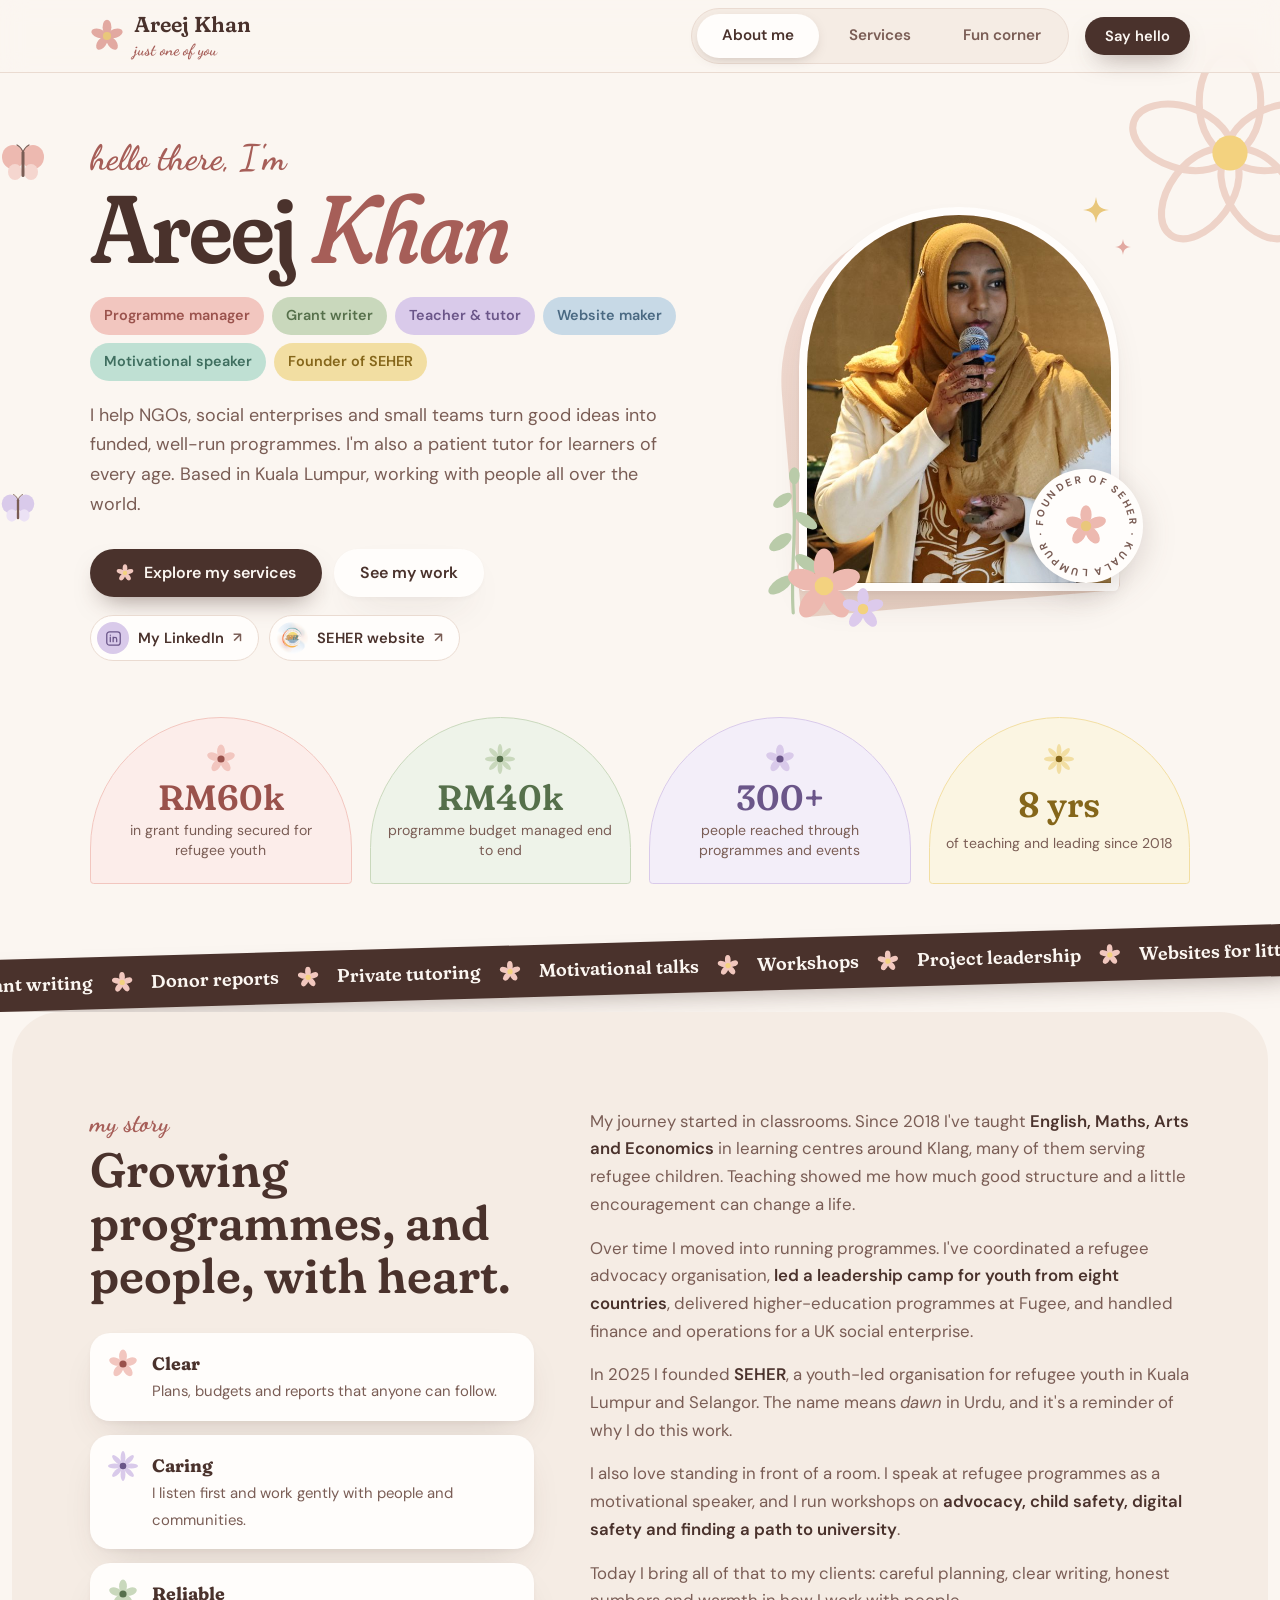
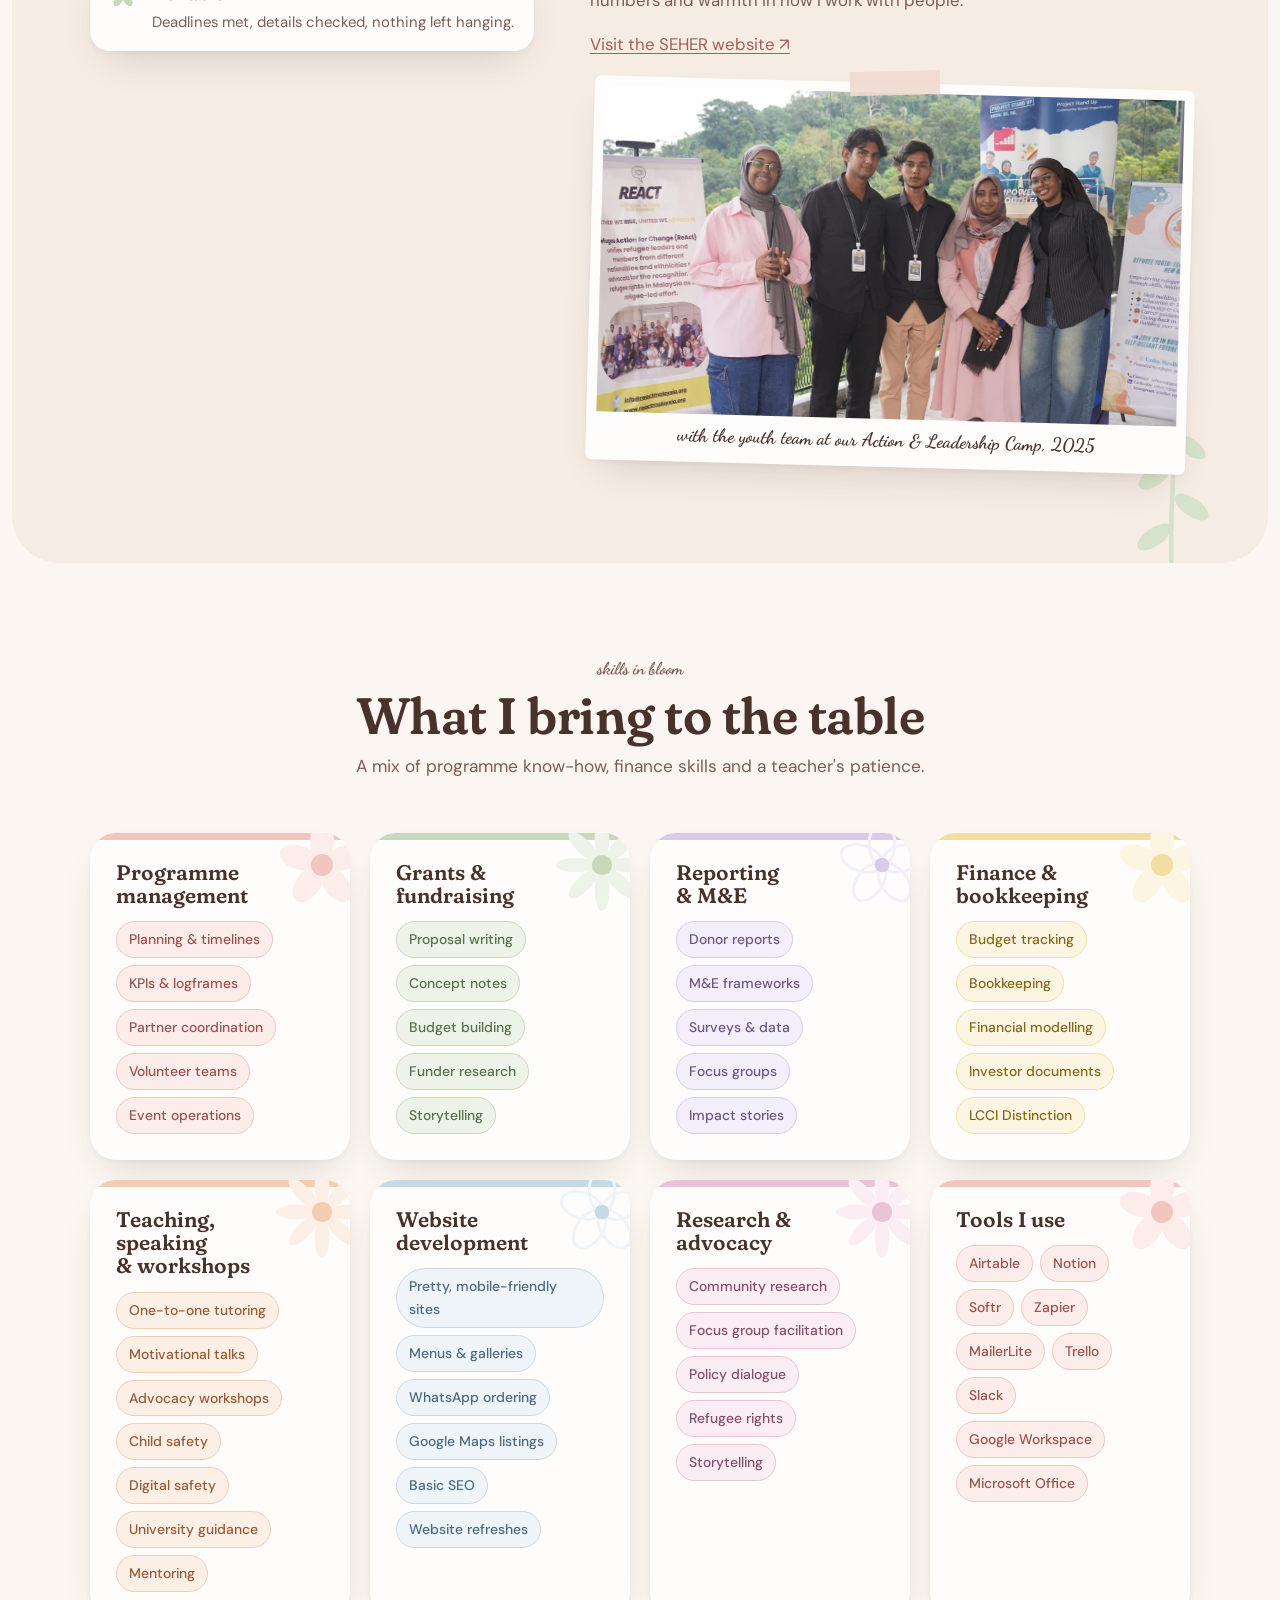
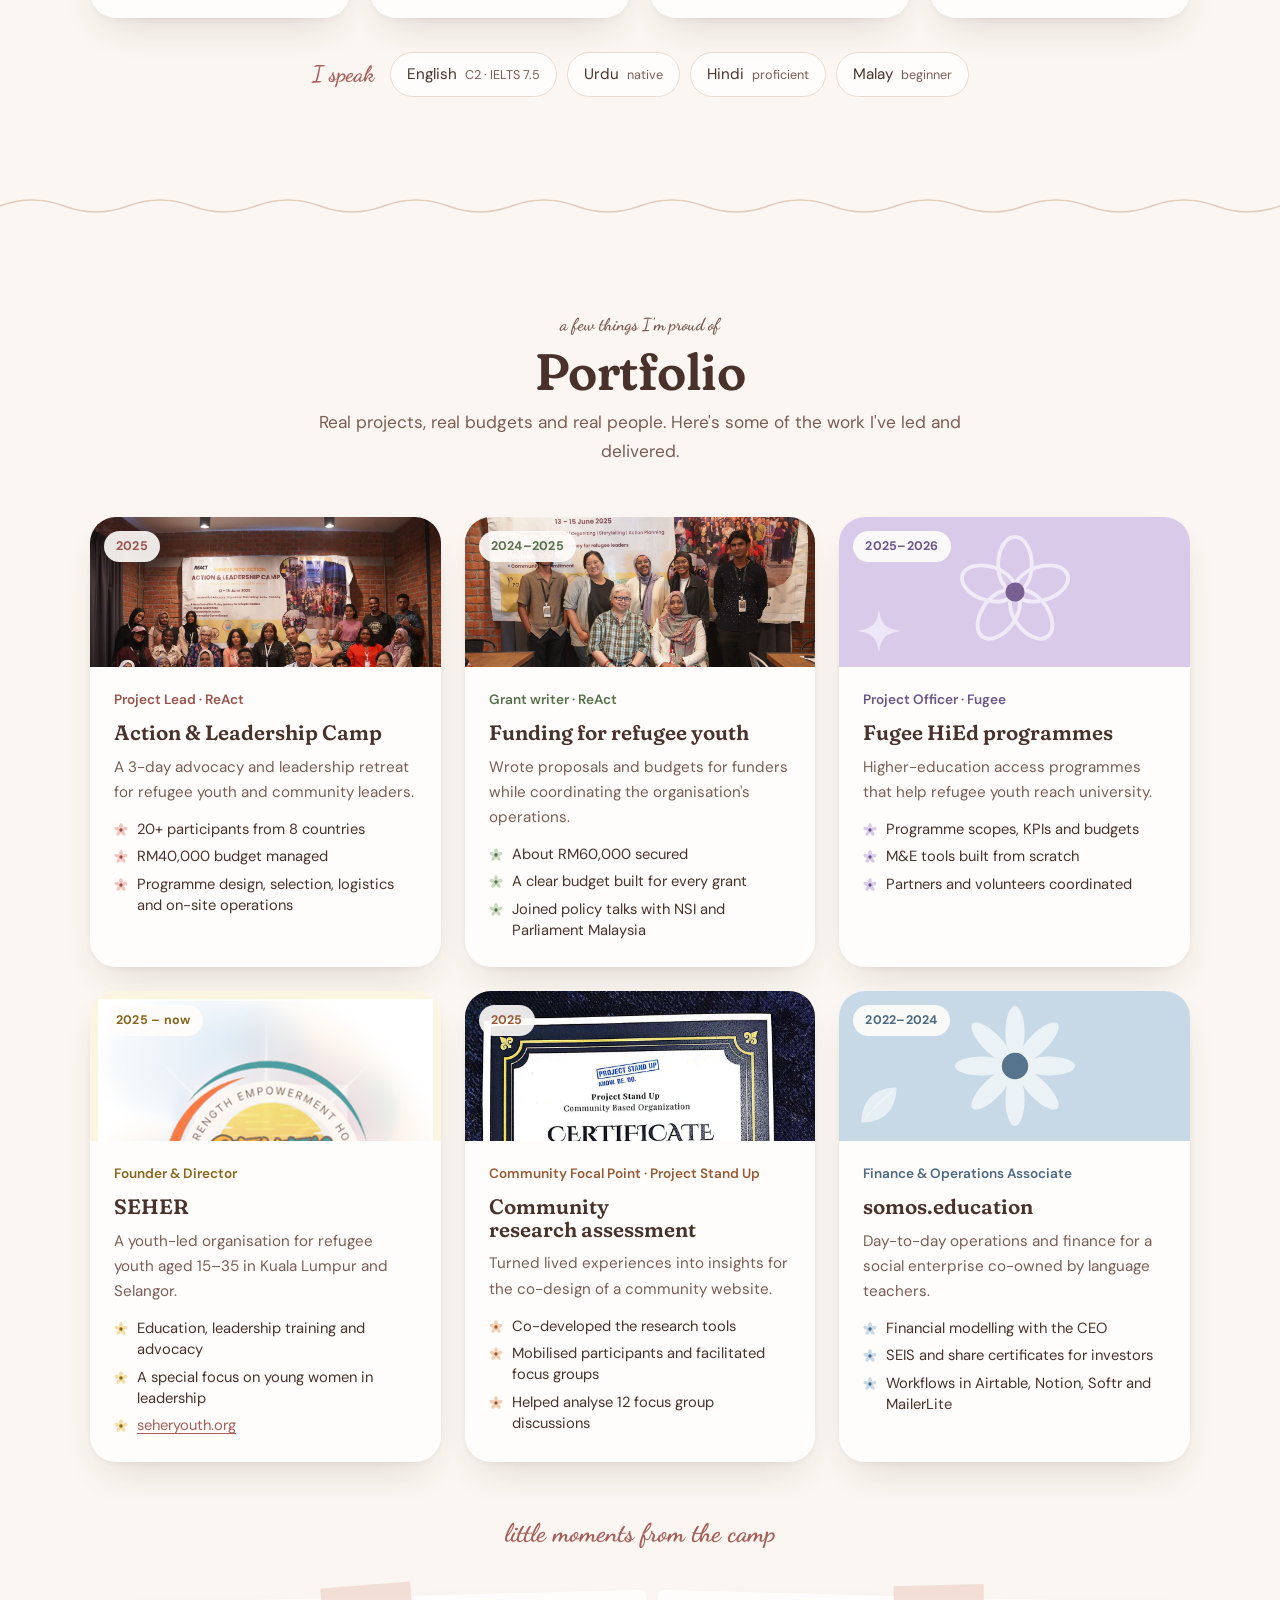
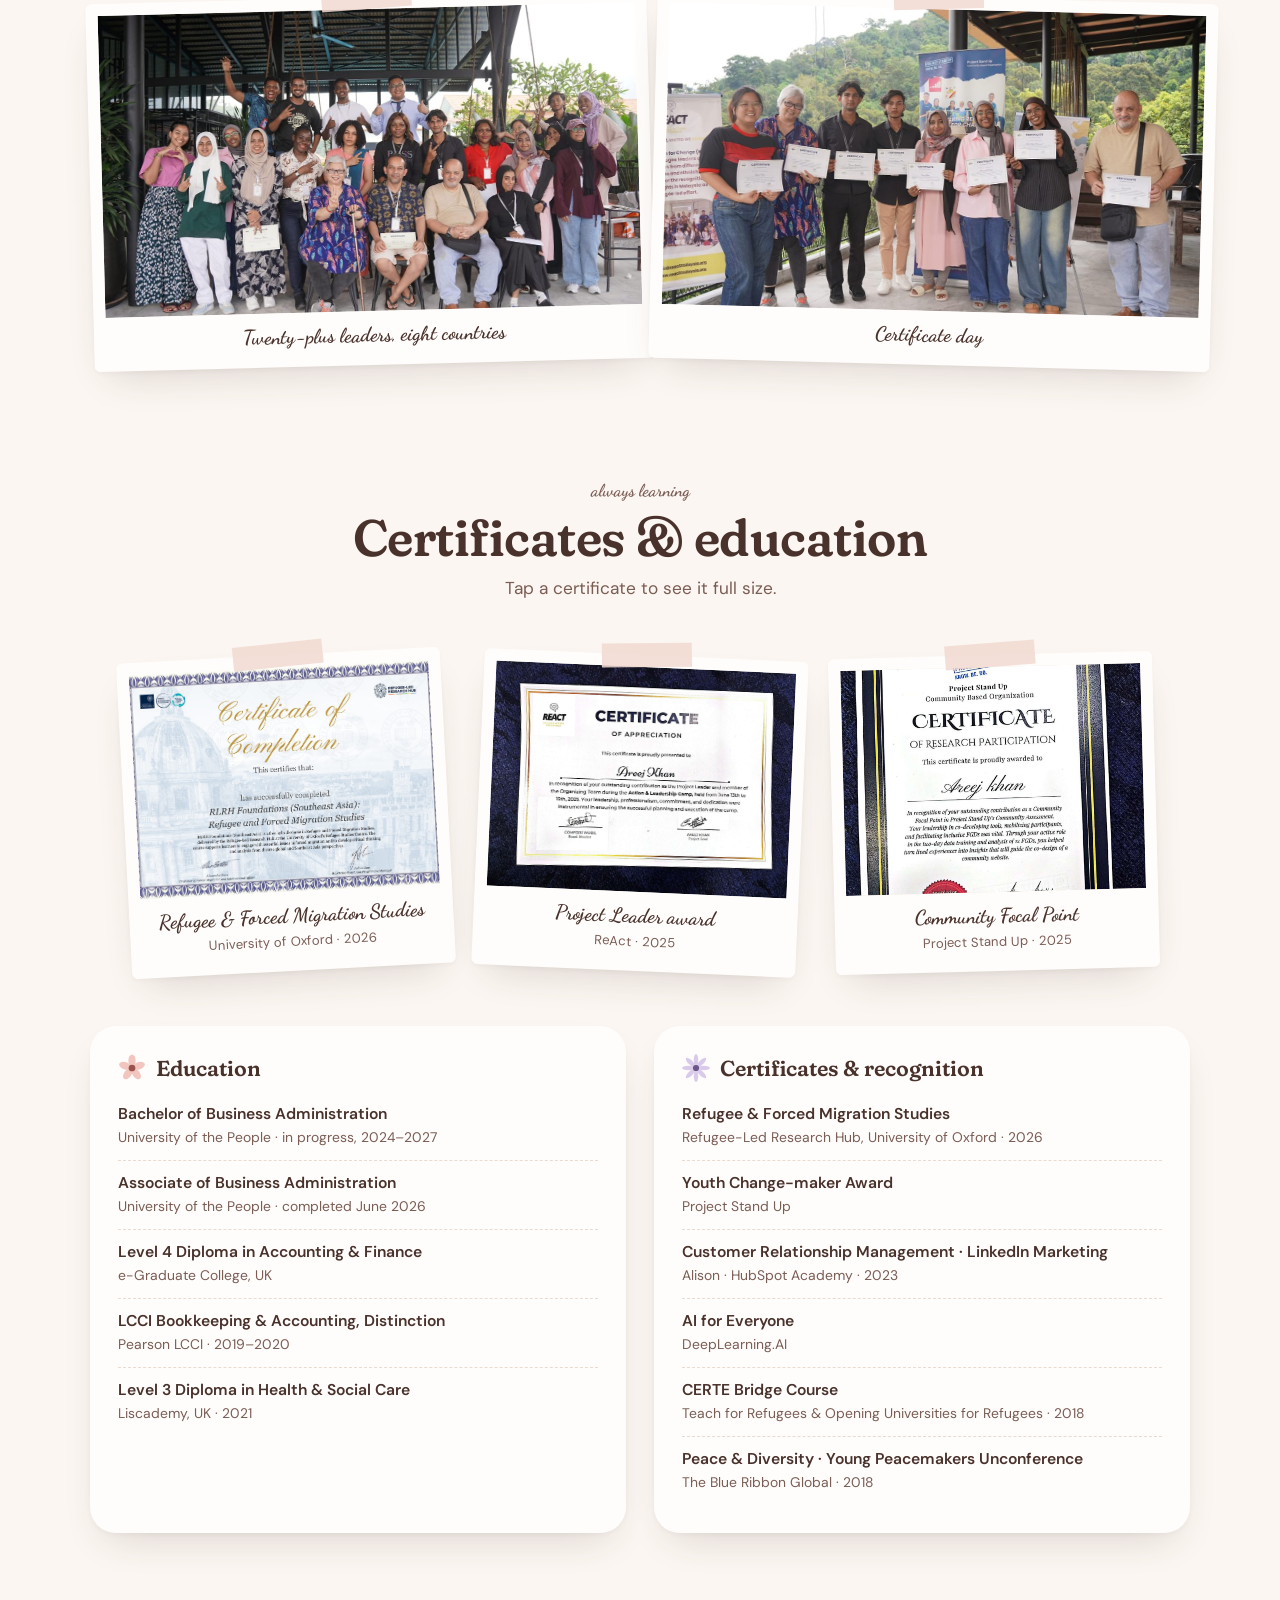
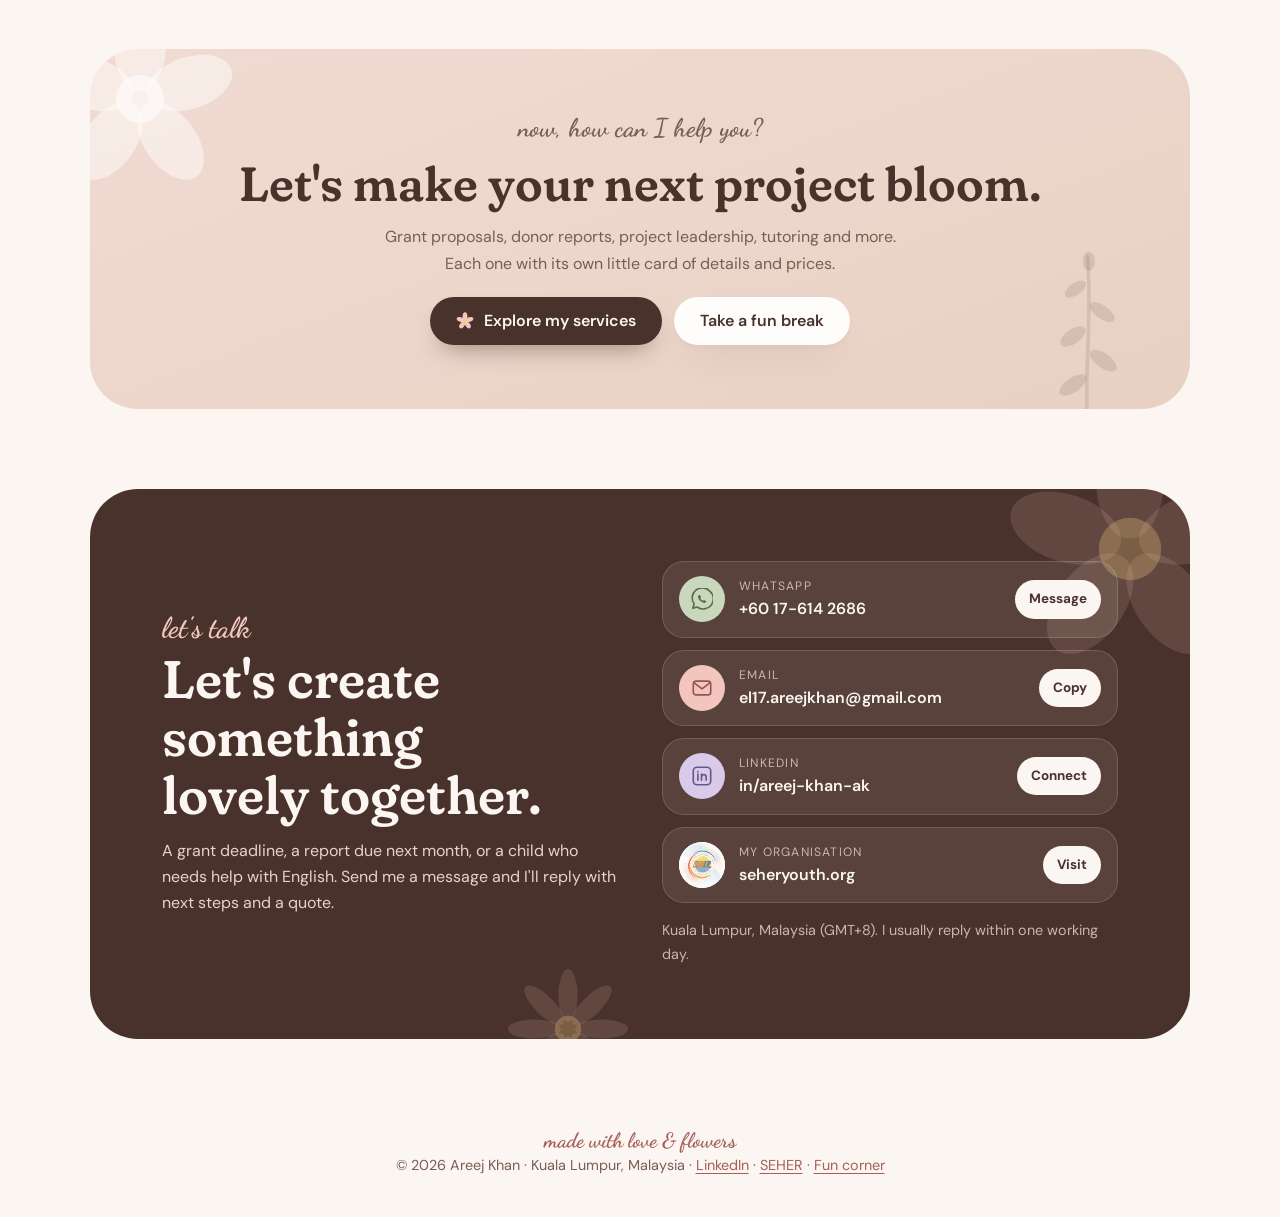
<file: index.html>
<!doctype html>
<html lang="en">
<head>
<meta charset="utf-8">
<meta name="viewport" content="width=device-width, initial-scale=1, viewport-fit=cover">
<title>Areej Khan</title>
<meta name="description" content="Areej Khan: programme manager, grant writer, tutor and motivational speaker. Grant proposals, donor reports, project leadership, workshops, websites and private tutoring. Based in Kuala Lumpur, working worldwide. Prices in RM and USD.">
<meta property="og:title" content="Areej Khan | Programmes, Proposals &amp; Tutoring">
<meta property="og:description" content="Grant proposals, donor reports, project leadership, websites and private tutoring. Prices in RM and USD.">
<meta property="og:image" content="https://helloonegirl.github.io/assets/areej-khan.jpg">
<meta property="og:url" content="https://helloonegirl.github.io/">
<link rel="icon" href="data:image/svg+xml,%3Csvg xmlns='http://www.w3.org/2000/svg' viewBox='0 0 100 100'%3E%3Cg fill='%23E2A9A1'%3E%3Cellipse cx='50' cy='24' rx='13' ry='22'/%3E%3Cellipse cx='50' cy='24' rx='13' ry='22' transform='rotate(72 50 50)'/%3E%3Cellipse cx='50' cy='24' rx='13' ry='22' transform='rotate(144 50 50)'/%3E%3Cellipse cx='50' cy='24' rx='13' ry='22' transform='rotate(216 50 50)'/%3E%3Cellipse cx='50' cy='24' rx='13' ry='22' transform='rotate(288 50 50)'/%3E%3C/g%3E%3Ccircle cx='50' cy='50' r='12' fill='%23F3D27F'/%3E%3C/svg%3E">
<link rel="preconnect" href="https://fonts.googleapis.com">
<link rel="preconnect" href="https://fonts.gstatic.com" crossorigin>
<link rel="stylesheet" href="https://fonts.googleapis.com/css2?family=DM+Sans:ital,opsz,wght@0,9..40,400;0,9..40,500;0,9..40,700;1,9..40,400&family=Dancing+Script:wght@500;700&family=Fraunces:ital,opsz,wght,SOFT@0,9..144,400..700,0..100;1,9..144,400..700,0..100&display=swap">
<style>
/* Layout: a two-page garden. Page one (About) reads like a soft personal journal: arch portrait,
   skills in bloom, portfolio cards. Page two (Services) is a floating bubble garden where each
   service has its own flower colour and opens into a petal-burst card with details and prices.
   One deliberate light, nude palette (single theme by choice). */
:root {
  color-scheme: light;
  --cream: #FBF6F1;
  --linen: #F5ECE4;
  --blush: #F1DAD2;
  --nude: #E8D1C3;
  --sand: #D8BCA8;
  --white: #FFFDFB;
  --cocoa: #4A322C;
  --cocoa-soft: #7A5D55;
  --rose-deep: #A65E58;
  --line: #EADBD1;
  --gold: #E9C77B;

  --font-display: "Fraunces", "Iowan Old Style", Georgia, serif;
  --font-script: "Dancing Script", "Segoe Script", "Brush Script MT", cursive;
  --font-body: "DM Sans", "Segoe UI", system-ui, -apple-system, sans-serif;

  --radius: 26px;
  --wrap: 1140px;
  --spring: cubic-bezier(.34, 1.56, .64, 1);
  --shadow: 0 2px 4px rgba(74, 50, 44, .04), 0 18px 40px -18px rgba(74, 50, 44, .22);
}
/* one colour family per service / skill */
.s-rose     { --c: #F2C6BF; --l: #FCEDEA; --d: #9A524C; }
.s-sage     { --c: #C9D8BC; --l: #EEF3E9; --d: #56704B; }
.s-lavender { --c: #D9CAEA; --l: #F3EEF9; --d: #6B5689; }
.s-butter   { --c: #F2DEA2; --l: #FBF5E2; --d: #85661A; }
.s-peach    { --c: #F4CCB1; --l: #FCEFE6; --d: #965A35; }
.s-sky      { --c: #C7D9E6; --l: #EEF4F8; --d: #4A6982; }
.s-mauve    { --c: #EAC3D6; --l: #FAEEF4; --d: #8A4B6B; }
.s-mint     { --c: #BFE0D3; --l: #EAF6F1; --d: #3F6E5F; }

*, *::before, *::after { box-sizing: border-box; }
[hidden] { display: none !important; }
html { scroll-behavior: smooth; scroll-padding-top: 90px; }
body {
  margin: 0; background: var(--cream); color: var(--cocoa);
  font: 400 1rem/1.65 var(--font-body); -webkit-font-smoothing: antialiased;
  overflow-x: hidden;
}
img { max-width: 100%; display: block; }
a { color: var(--rose-deep); text-underline-offset: 3px; }
h1, h2, h3, h4 { font-family: var(--font-display); font-variation-settings: "SOFT" 100; font-weight: 600; line-height: 1.1; margin: 0; text-wrap: balance; }
p { margin: 0; }
ul, ol { margin: 0; padding: 0; list-style: none; }
button { font: inherit; color: inherit; }
:focus-visible { outline: 3px solid var(--rose-deep); outline-offset: 3px; border-radius: 12px; }
.ic { width: 1em; height: 1em; display: inline-block; flex-shrink: 0; }

.wrap { max-width: var(--wrap); margin-inline: auto; padding-inline: 20px; position: relative; }
.section { padding-block: 96px; position: relative; }
.section, .hero, .contact { overflow-x: clip; }
.script { font-family: var(--font-script); font-weight: 700; color: var(--rose-deep); font-size: 1.6rem; line-height: 1.2; }
.head { display: grid; gap: 8px; justify-items: center; text-align: center; max-width: 680px; margin: 0 auto 52px; }
.head h2 { font-size: clamp(2.1rem, 4.4vw, 3.2rem); letter-spacing: -.01em; }
.head p { color: var(--cocoa-soft); font-size: 1.08rem; }
.head .tiny-flowers { display: flex; gap: 6px; color: var(--sand); font-size: 14px; margin-top: 6px; }

.btn {
  display: inline-flex; align-items: center; gap: 10px; padding: 15px 26px; border-radius: 999px;
  font: 600 1rem/1 var(--font-body); text-decoration: none; border: 0; cursor: pointer;
  transition: transform .35s var(--spring), box-shadow .3s ease, background-color .3s ease;
}
.btn:hover { transform: translateY(-3px) scale(1.03); }
.btn-dark { background: var(--cocoa); color: var(--cream); box-shadow: 0 12px 26px -12px rgba(74, 50, 44, .6); }
.btn-soft { background: var(--blush); color: var(--cocoa); }
.btn-white { background: var(--white); color: var(--cocoa); box-shadow: var(--shadow); }
.btn .ic { font-size: 18px; transition: transform .6s var(--spring); }
.btn:hover .ic { transform: rotate(144deg); }

/* ---------- falling petals ---------- */
.petals { position: fixed; inset: 0; pointer-events: none; overflow: hidden; z-index: 0; }
.petals span {
  position: absolute; top: -40px; left: var(--x); width: var(--s); height: var(--s);
  background: var(--pc, #EBC1B8); border-radius: 80% 0 80% 0; opacity: .55;
  animation: fall var(--t) linear var(--dl) infinite;
}
@keyframes fall {
  0% { transform: translate(0, 0) rotate(0); }
  50% { transform: translate(var(--drift), 55vh) rotate(260deg); }
  100% { transform: translate(0, 112vh) rotate(540deg); }
}
.page { position: relative; z-index: 1; }

/* ---------- header ---------- */
.site-header {
  position: sticky; top: env(safe-area-inset-top, 0px); z-index: 30;
  background: rgba(251, 246, 241, .82); backdrop-filter: blur(12px) saturate(140%); -webkit-backdrop-filter: blur(12px) saturate(140%);
  border-bottom: 1px solid var(--line);
}
.header-row { display: flex; align-items: center; gap: 16px; min-height: 72px; }
.logo { display: flex; align-items: center; gap: 10px; text-decoration: none; color: var(--cocoa); margin-right: auto; }
.logo .ic { font-size: 34px; color: #E2A9A1; --center: var(--gold); transition: transform .8s var(--spring); }
.logo:hover .ic { transform: rotate(144deg); }
.logo b { font: 600 1.35rem/1 var(--font-display); font-variation-settings: "SOFT" 100; }
.logo small { display: block; font: 700 1rem/1 var(--font-script); color: var(--rose-deep); margin-top: 2px; }
.toggle {
  position: relative; display: grid; grid-template-columns: repeat(3, 1fr); padding: 5px; border-radius: 999px;
  background: var(--linen); border: 1px solid var(--line);
}
.toggle::before {
  content: ""; position: absolute; top: 5px; bottom: 5px; left: 5px; width: calc((100% - 10px) / 3); border-radius: 999px;
  background: var(--white); box-shadow: 0 4px 14px -6px rgba(74, 50, 44, .35); transition: transform .5s var(--spring);
}
.toggle[data-active="services"]::before { transform: translateX(100%); }
.toggle[data-active="play"]::before { transform: translateX(200%); }
.toggle a {
  position: relative; z-index: 1; text-align: center; padding: 9px 22px; border-radius: 999px;
  text-decoration: none; color: var(--cocoa-soft); font-weight: 600; font-size: .95rem; white-space: nowrap;
}
.toggle a[aria-current="page"] { color: var(--cocoa); }
.header-cta { padding: 12px 20px; font-size: .92rem; }

/* ---------- shared decorations ---------- */
.deco { position: absolute; pointer-events: none; }
.sway { animation: sway 7s ease-in-out infinite; transform-origin: bottom center; }
@keyframes sway { 50% { transform: rotate(6deg); } }
.spin-slow { animation: spin 40s linear infinite; }
@keyframes spin { to { transform: rotate(360deg); } }
.twinkle { animation: twinkle 2.8s ease-in-out infinite; }
@keyframes twinkle { 0%, 100% { transform: scale(.6); opacity: .4; } 50% { transform: scale(1.1); opacity: 1; } }
.wave { display: block; width: 100%; height: 26px; color: var(--sand); opacity: .7; }

/* ---------- views ---------- */
.view.entering { animation: viewIn .7s var(--spring); }
@keyframes viewIn { from { opacity: .2; transform: translateY(26px); } to { opacity: 1; transform: none; } }

/* ---------- hero ---------- */
.hero { padding-block: 64px 40px; position: relative; }
.hero-grid { display: grid; grid-template-columns: minmax(0, 1.12fr) minmax(0, .88fr); gap: 48px; align-items: center; }
.hero .script { font-size: 2.2rem; }
.hero h1 { font-size: clamp(3.2rem, 8vw, 6rem); letter-spacing: -.02em; line-height: .98; margin-top: 2px; }
.hero h1 em { font-style: italic; color: var(--rose-deep); font-weight: 500; }
.roles { display: flex; flex-wrap: wrap; gap: 8px; margin-block: 22px 20px; }
.roles span { padding: 7px 14px; border-radius: 999px; background: var(--c); color: var(--d); font-weight: 600; font-size: .9rem; }
.hero-lede { font-size: 1.12rem; color: var(--cocoa-soft); max-width: 52ch; }
.hero-actions { display: flex; flex-wrap: wrap; gap: 12px; margin-top: 30px; }
.links-row { display: flex; flex-wrap: wrap; gap: 10px; margin-top: 18px; }
.link-pill {
  display: inline-flex; align-items: center; gap: 9px; padding: 6px 16px 6px 6px; border-radius: 999px;
  background: var(--white); border: 1px solid var(--line); color: var(--cocoa); text-decoration: none;
  font-weight: 600; font-size: .92rem; transition: transform .35s var(--spring), box-shadow .3s ease;
}
.link-pill:hover { transform: translateY(-2px); box-shadow: var(--shadow); }
.link-pill .dot { width: 32px; height: 32px; border-radius: 50%; display: grid; place-items: center; background: var(--c); color: var(--d); }
.link-pill .dot svg { width: 17px; height: 17px; }
.link-pill img { width: 32px; height: 32px; border-radius: 50%; object-fit: contain; background: var(--white); }
.link-pill .arrow { color: var(--cocoa-soft); font-size: .85rem; }
.story-photo { position: relative; margin: 8px 0 0; background: var(--white); padding: 10px 10px 14px; border-radius: 6px; box-shadow: var(--shadow); transform: rotate(1.5deg); }
.story-photo .tape { position: absolute; top: -12px; left: 50%; width: 90px; height: 24px; transform: translateX(-50%) rotate(-3deg); background: rgba(241, 218, 210, .9); }
.story-photo img { width: 100%; aspect-ratio: 16 / 9; object-fit: cover; }
.story-photo figcaption { font: 700 1.15rem/1.3 var(--font-script); color: var(--cocoa); text-align: center; margin-top: 10px; }

.arch-wrap { position: relative; width: min(100%, 360px); margin-inline: auto; padding: 20px; }
.arch-back {
  position: absolute; inset: 20px; border-radius: 999px 999px 34px 34px;
  background: linear-gradient(170deg, var(--blush), var(--nude)); transform: rotate(-5deg) translate(-16px, 12px);
}
.arch {
  position: relative; aspect-ratio: 5 / 6; border-radius: 999px 999px 34px 34px; overflow: hidden;
  border: 8px solid var(--white); box-shadow: var(--shadow); background: var(--blush);
}
.arch img { width: 100%; height: 100%; object-fit: cover; object-position: 50% 30%; }
.sticker { position: absolute; right: -6px; bottom: 26px; width: 118px; height: 118px; filter: drop-shadow(0 8px 16px rgba(74, 50, 44, .18)); }
.sticker .ring { transform-origin: 60px 60px; animation: spin 18s linear infinite; }

.blooms { display: grid; grid-template-columns: repeat(4, minmax(0, 1fr)); gap: 18px; margin-top: 56px; }
.bloom-stat {
  display: grid; justify-items: center; text-align: center; gap: 6px; padding: 26px 16px 22px;
  background: var(--l); border: 1.5px solid var(--c); border-radius: 999px 999px 28px 28px;
  transition: transform .45s var(--spring);
}
.bloom-stat:hover { transform: translateY(-6px) rotate(-1.5deg); }
.bloom-stat .ic { font-size: 30px; color: var(--c); --center: var(--d); }
.bloom-stat b { font: 600 clamp(1.6rem, 3vw, 2.2rem)/1 var(--font-display); font-variation-settings: "SOFT" 100; color: var(--d); }
.bloom-stat span { font-size: .88rem; color: var(--cocoa-soft); line-height: 1.4; }

/* ---------- story ---------- */
.story { background: var(--linen); border-radius: 48px; margin-inline: 12px; overflow: hidden; }
.story-grid { display: grid; grid-template-columns: minmax(0, .85fr) minmax(0, 1.15fr); gap: 56px; align-items: start; }
.story h2 { font-size: clamp(2.1rem, 4vw, 3rem); margin-top: 6px; }
.story-text { display: grid; gap: 16px; color: var(--cocoa-soft); font-size: 1.05rem; }
.story-text strong { color: var(--cocoa); font-weight: 600; }
.values { display: grid; gap: 14px; margin-top: 30px; }
.value { display: flex; gap: 14px; align-items: flex-start; background: var(--white); padding: 16px 18px; border-radius: 20px; box-shadow: var(--shadow); }
.value .ic { font-size: 30px; color: var(--c); --center: var(--d); }
.value b { display: block; font-family: var(--font-display); font-variation-settings: "SOFT" 100; font-size: 1.12rem; }
.value span { font-size: .93rem; color: var(--cocoa-soft); }

/* ---------- skills ---------- */
.skills-grid { display: grid; grid-template-columns: repeat(4, minmax(0, 1fr)); gap: 20px; }
.skill {
  position: relative; background: var(--white); border-radius: var(--radius); padding: 28px 26px 26px;
  box-shadow: var(--shadow); overflow: hidden; transition: transform .45s var(--spring), box-shadow .3s ease; min-width: 0;
}
.skill::before { content: ""; position: absolute; inset: 0 0 auto 0; height: 7px; background: var(--c); }
.skill { transition: transform .45s var(--spring), box-shadow .3s ease, background-color .5s ease; }
.skill:hover { transform: translateY(-8px) rotate(-.6deg); box-shadow: 0 26px 50px -24px rgba(74, 50, 44, .35); background: var(--l); }
.skill .corner { position: absolute; right: -18px; top: -14px; font-size: 92px; color: var(--l); --center: var(--c); transition: transform 1s var(--spring), color .5s ease; }
.skill:hover .corner { transform: rotate(144deg) scale(1.55); color: var(--c); --center: var(--d); }
.skill::after { /* a second little flower that blooms open in the bottom corner */
  content: ""; position: absolute; left: 14px; bottom: 12px; width: 26px; height: 26px; border-radius: 50%;
  background: radial-gradient(circle, var(--gold) 0 22%, transparent 24%), conic-gradient(from 0deg, var(--c) 0 12%, transparent 12% 20%, var(--c) 20% 32%, transparent 32% 40%, var(--c) 40% 52%, transparent 52% 60%, var(--c) 60% 72%, transparent 72% 80%, var(--c) 80% 92%, transparent 92%);
  scale: 0; rotate: -90deg; transition: scale .6s var(--spring), rotate .8s var(--spring);
}
.skill:hover::after { scale: 1; rotate: 0deg; }
.skill:hover .chips span { animation: chipPop .55s var(--spring) backwards; animation-delay: calc(var(--k, 0) * 45ms); }
@keyframes chipPop { 0% { scale: .85; } 60% { scale: 1.1; } 100% { scale: 1; } }
.skill h3 { padding-right: 34px; }
.skill h3 { position: relative; font-size: 1.32rem; margin-bottom: 14px; color: var(--cocoa); }
.chips { position: relative; display: flex; flex-wrap: wrap; gap: 7px; }
.chips span { padding: 6px 12px; border-radius: 999px; background: var(--l); color: var(--d); font-size: .87rem; font-weight: 500; border: 1px solid var(--c); }
.langs { display: flex; flex-wrap: wrap; justify-content: center; gap: 10px; margin-top: 34px; align-items: center; }
.langs .script { font-size: 1.4rem; margin-right: 6px; }
.lang { padding: 9px 16px; border-radius: 999px; background: var(--white); border: 1px solid var(--line); font-size: .95rem; }
.lang small { color: var(--cocoa-soft); margin-left: 4px; }

/* ---------- portfolio ---------- */
.folio-grid { display: grid; grid-template-columns: repeat(3, minmax(0, 1fr)); gap: 24px; }
.work {
  background: var(--white); border-radius: var(--radius); overflow: hidden; box-shadow: var(--shadow);
  display: flex; flex-direction: column; transition: transform .45s var(--spring); min-width: 0;
}
.work:hover { transform: translateY(-6px) rotate(-.4deg); }
.work-top { position: relative; height: 150px; background: var(--c); overflow: hidden; display: grid; place-items: center; }
.work-top img { width: 100%; height: 100%; object-fit: cover; }
.work-top .ic { font-size: 120px; color: var(--l); --center: var(--d); opacity: .9; transition: transform 1.2s var(--spring); }
.work:hover .work-top .ic { transform: rotate(72deg); }
.work-top .ic.small { position: absolute; font-size: 44px; left: 18px; bottom: 14px; opacity: .8; }
.work-top.logo-top { background: var(--l); }
.work-top.logo-top img { object-fit: contain; padding: 8px; }
.moments { display: grid; grid-template-columns: repeat(2, minmax(0, 1fr)); gap: 26px; margin-top: 48px; }
.moments .polaroid { width: 100%; }
.moments .polaroid .pic { aspect-ratio: 16 / 9; }
.moments-head { text-align: center; margin-top: 56px; }
.work-top button { all: unset; cursor: zoom-in; position: absolute; inset: 0; }
.work-top button:focus-visible { outline: 3px solid var(--d); outline-offset: -6px; border-radius: 18px; }
.work-tag {
  position: absolute; left: 14px; top: 14px; padding: 5px 12px; border-radius: 999px;
  background: rgba(255, 253, 251, .9); color: var(--d); font-size: .78rem; font-weight: 700; letter-spacing: .02em;
}
.work-body { padding: 22px 24px 26px; display: grid; gap: 10px; align-content: start; flex: 1; }
.work-body .role { font-size: .85rem; color: var(--d); font-weight: 600; }
.work-body h3 { font-size: 1.3rem; }
.work-body p { color: var(--cocoa-soft); font-size: .95rem; }
.outcomes { display: grid; gap: 6px; margin-top: 4px; }
.outcomes li { display: flex; gap: 9px; font-size: .92rem; line-height: 1.45; }
.outcomes li .ic { font-size: 14px; margin-top: 4px; color: var(--c); --center: var(--d); }

/* ---------- credentials ---------- */
.polaroids { display: flex; justify-content: center; flex-wrap: wrap; gap: 30px; margin-bottom: 56px; }
.polaroid {
  all: unset; cursor: zoom-in; position: relative; width: min(100%, 300px); background: var(--white);
  padding: 12px 12px 18px; box-shadow: var(--shadow); border-radius: 6px; transform: rotate(var(--r));
  transition: transform .5s var(--spring);
}
.polaroid:hover, .polaroid:focus-visible { transform: rotate(0) scale(1.05); z-index: 2; }
.polaroid:focus-visible { outline: 3px solid var(--rose-deep); outline-offset: 4px; }
.polaroid .tape { position: absolute; top: -12px; left: 50%; width: 90px; height: 24px; transform: translateX(-50%) rotate(-3deg); background: rgba(241, 218, 210, .85); }
.polaroid .pic { aspect-ratio: 4 / 3; overflow: hidden; background: var(--linen); }
.polaroid .pic img { width: 100%; height: 100%; object-fit: cover; }
.polaroid b { display: block; margin-top: 12px; font: 700 1.25rem/1.2 var(--font-script); color: var(--cocoa); text-align: center; }
.polaroid small { display: block; text-align: center; color: var(--cocoa-soft); font-size: .82rem; margin-top: 3px; }
.cred-cols { display: grid; grid-template-columns: repeat(2, minmax(0, 1fr)); gap: 28px; }
.cred-box { background: var(--white); border-radius: var(--radius); padding: 28px; box-shadow: var(--shadow); min-width: 0; }
.cred-box h3 { display: flex; align-items: center; gap: 10px; font-size: 1.35rem; margin-bottom: 10px; }
.cred-box h3 .ic { font-size: 28px; color: var(--c); --center: var(--d); }
.cred-box li { padding-block: 11px; border-bottom: 1px dashed var(--line); display: grid; gap: 1px; }
.cred-box li:last-child { border-bottom: 0; }
.cred-box li b { font-weight: 600; font-size: .98rem; line-height: 1.4; }
.cred-box li span { font-size: .87rem; color: var(--cocoa-soft); }

.cta-card {
  position: relative; text-align: center; display: grid; justify-items: center; gap: 14px;
  background: linear-gradient(160deg, var(--blush), var(--nude)); border-radius: 48px; padding: 64px 24px; overflow: hidden;
}
.cta-card h2 { font-size: clamp(2rem, 4.2vw, 3rem); }
.cta-card p { color: var(--cocoa-soft); max-width: 48ch; }

/* ---------- services: bubble garden ---------- */
.garden { position: relative; display: flex; flex-wrap: wrap; justify-content: center; gap: 22px 34px; max-width: 1040px; margin-inline: auto; padding-block: 20px 40px; }
.bubble-wrap { animation: float 6s ease-in-out infinite; animation-delay: var(--dl); }
.bubble-wrap:nth-child(even) { margin-top: 56px; }
@keyframes float { 50% { transform: translateY(-14px); } }
.bubble {
  all: unset; box-sizing: border-box; cursor: pointer; position: relative; width: var(--size); aspect-ratio: 1; border-radius: 50%;
  display: grid; place-content: center; justify-items: center; text-align: center; gap: 6px; padding: 26px;
  background: radial-gradient(circle at 32% 26%, var(--l) 0%, var(--c) 62%, color-mix(in srgb, var(--c) 80%, var(--d)) 100%);
  box-shadow: inset 0 -10px 24px rgba(255, 255, 255, .35), 0 22px 40px -18px color-mix(in srgb, var(--d) 60%, transparent);
  border: 2px solid rgba(255, 255, 255, .7);
  transition: transform .55s var(--spring), box-shadow .4s ease;
}
.bubble::before { /* glossy highlight */
  content: ""; position: absolute; top: 12%; left: 20%; width: 26%; height: 14%; border-radius: 50%;
  background: rgba(255, 255, 255, .65); transform: rotate(-30deg); filter: blur(1px);
}
.bubble::after { /* dashed halo that appears on hover */
  content: ""; position: absolute; inset: -12px; border-radius: 50%; border: 2px dashed var(--c);
  opacity: 0; transform: scale(.9); transition: opacity .4s ease, transform .55s var(--spring);
  animation: spin 14s linear infinite;
}
.bubble:hover, .bubble:focus-visible { transform: scale(1.13) rotate(-3deg); box-shadow: inset 0 -10px 24px rgba(255, 255, 255, .35), 0 34px 60px -20px color-mix(in srgb, var(--d) 70%, transparent); z-index: 3; }
.bubble:hover::after, .bubble:focus-visible::after { opacity: 1; transform: scale(1); }
.bubble:focus-visible { outline: none; }
.bubble .flower { font-size: 52px; color: var(--white); --center: var(--d); transition: transform .9s var(--spring); filter: drop-shadow(0 4px 6px rgba(74, 50, 44, .15)); }
.bubble:hover .flower { transform: rotate(144deg) scale(1.12); }
.bubble .name { font: 600 1.24rem/1.15 var(--font-display); font-variation-settings: "SOFT" 100; color: var(--cocoa); max-width: 12ch; }
.bubble .from { font-size: .82rem; font-weight: 700; color: var(--d); background: rgba(255, 253, 251, .75); padding: 4px 11px; border-radius: 999px; }
.bubble .peek {
  font-size: .82rem; line-height: 1.35; color: var(--cocoa); max-width: 17ch; max-height: 0; opacity: 0; overflow: hidden;
  transition: max-height .45s ease, opacity .35s ease;
}
.bubble:hover .peek, .bubble:focus-visible .peek { max-height: 5em; opacity: 1; }
.bubble .spark { position: absolute; font-size: 18px; color: var(--d); opacity: 0; transition: opacity .3s ease; }
.bubble .spark.a { top: 6%; right: 14%; }
.bubble .spark.b { bottom: 12%; left: 8%; font-size: 13px; }
.bubble:hover .spark { opacity: .8; animation: twinkle 1.6s ease-in-out infinite; }
.bubble:hover .spark.b { animation-delay: .5s; }
.garden-hint { text-align: center; font: 700 1.3rem/1.3 var(--font-script); color: var(--cocoa-soft); }

.community {
  display: flex; gap: 14px; align-items: center; max-width: 720px; margin: 10px auto 0; padding: 16px 22px;
  border-radius: 999px; background: var(--white); box-shadow: var(--shadow); font-size: .97rem;
}
.community .ic { font-size: 30px; color: #E8B7AE; --center: var(--gold); }

.steps { display: grid; grid-template-columns: repeat(4, minmax(0, 1fr)); gap: 22px; }
.step { position: relative; background: var(--white); border-radius: var(--radius); padding: 30px 22px 24px; text-align: center; box-shadow: var(--shadow); display: grid; gap: 8px; justify-items: center; min-width: 0; }
.step-num { position: relative; width: 64px; height: 64px; display: grid; place-items: center; margin-bottom: 6px; }
.step-num .ic { position: absolute; inset: 0; width: 100%; height: 100%; color: var(--c); --center: var(--l); }
.step-num b { position: relative; font: 600 1.15rem/1 var(--font-display); color: var(--d); }
.step h3 { font-size: 1.18rem; }
.step p { font-size: .93rem; color: var(--cocoa-soft); }
.terms { display: flex; flex-wrap: wrap; justify-content: center; gap: 10px; margin-top: 30px; }
.terms span { padding: 9px 16px; border-radius: 999px; background: var(--linen); border: 1px solid var(--line); font-size: .92rem; }
.terms b { font-weight: 700; }

/* ---------- service modal ---------- */
dialog.svc {
  padding: 0; border: 0; background: transparent; width: min(660px, calc(100vw - 24px)); max-width: none;
  max-height: none; overflow: visible; color: var(--cocoa);
}
dialog.svc::backdrop { background: rgba(74, 50, 44, .38); backdrop-filter: blur(5px); -webkit-backdrop-filter: blur(5px); }
dialog.svc[open] .svc-card { animation: popIn .6s var(--spring); }
dialog.svc[open]::backdrop { animation: fadeIn .3s ease; }
@keyframes popIn { from { opacity: 0; transform: scale(.6) translateY(40px) rotate(-3deg); } to { opacity: 1; transform: none; } }
@keyframes fadeIn { from { opacity: 0; } }
.svc-card { position: relative; background: var(--white); border-radius: 34px; max-height: min(88vh, 820px); overflow: auto; box-shadow: 0 40px 80px -30px rgba(74, 50, 44, .5); overscroll-behavior: contain; }
.svc-head { position: relative; padding: 34px 34px 28px; background: radial-gradient(circle at 85% 0%, var(--l), var(--c) 75%); overflow: hidden; }
.svc-head .big { position: absolute; right: -30px; top: -30px; font-size: 180px; color: rgba(255, 253, 251, .55); --center: rgba(255, 253, 251, .8); animation: spin 30s linear infinite; }
.svc-head .sprig { position: absolute; right: 120px; bottom: -12px; font-size: 70px; color: var(--d); opacity: .35; }
.svc-head .script { position: relative; color: var(--d); font-size: 1.45rem; }
.svc-head h3 { position: relative; font-size: clamp(1.9rem, 5vw, 2.5rem); margin-top: 2px; max-width: 15ch; }
.svc-head p.tag { position: relative; margin-top: 10px; color: var(--cocoa); max-width: 42ch; }
.svc-close {
  all: unset; cursor: pointer; position: absolute; right: 18px; top: 18px; z-index: 2; width: 42px; height: 42px; border-radius: 50%;
  display: grid; place-items: center; background: rgba(255, 253, 251, .85); font-size: 22px; line-height: 1; transition: transform .4s var(--spring);
}
.svc-close:hover { transform: rotate(90deg) scale(1.08); }
.svc-close:focus-visible { outline: 3px solid var(--d); }
.tabs { display: flex; gap: 8px; padding: 18px 34px 0; position: sticky; top: 0; background: var(--white); z-index: 1; padding-bottom: 14px; border-bottom: 1px solid var(--line); }
.tab {
  all: unset; cursor: pointer; padding: 10px 20px; border-radius: 999px; font-weight: 600; font-size: .95rem; color: var(--cocoa-soft);
  background: var(--linen); transition: background-color .3s ease, transform .35s var(--spring);
}
.tab:hover { transform: translateY(-2px); }
.tab[aria-selected="true"] { background: var(--c); color: var(--d); }
.tab:focus-visible { outline: 3px solid var(--d); }
.panel { padding: 24px 34px 8px; display: grid; gap: 20px; }
.panel .intro { color: var(--cocoa-soft); font-size: 1.02rem; }
.panel h4 { font-size: 1.1rem; margin-bottom: 8px; }
.incl { display: grid; gap: 8px; }
.incl li { display: flex; gap: 10px; font-size: .96rem; }
.incl li .ic { font-size: 16px; margin-top: 4px; color: var(--c); --center: var(--d); }
.infos { display: grid; grid-template-columns: repeat(auto-fit, minmax(min(100%, 220px), 1fr)); gap: 12px; }
.info { background: var(--l); border: 1.5px solid var(--c); border-radius: 20px; padding: 16px 18px; display: grid; gap: 4px; }
.info b { font-family: var(--font-display); font-variation-settings: "SOFT" 100; font-size: 1.1rem; color: var(--d); }
.info small { font-weight: 700; font-size: .78rem; letter-spacing: .06em; text-transform: uppercase; color: var(--cocoa-soft); }
.info p { font-size: .93rem; }
.see-prices { all: unset; cursor: pointer; justify-self: start; font-weight: 700; color: var(--d); border-bottom: 2px dotted var(--d); padding-bottom: 2px; }
.see-prices:focus-visible { outline: 3px solid var(--d); }
.price-group h4 { display: flex; align-items: center; gap: 8px; }
.price-group h4 .ic { font-size: 20px; color: var(--c); --center: var(--d); }
.price-row { display: grid; grid-template-columns: minmax(0, 1fr) auto; gap: 14px; padding-block: 12px; border-bottom: 1px dashed var(--line); align-items: start; }
.price-row:last-child { border-bottom: 0; }
.price-row b { font-weight: 600; }
.price-row .note { display: block; font-size: .87rem; color: var(--cocoa-soft); margin-top: 2px; }
.price-row .amt { text-align: right; white-space: nowrap; }
.price-row .amt strong { display: block; font: 600 1.3rem/1.1 var(--font-display); font-variation-settings: "SOFT" 100; color: var(--d); font-variant-numeric: tabular-nums; }
.price-row .amt small { font-size: .8rem; color: var(--cocoa-soft); }
.perks { display: flex; flex-wrap: wrap; gap: 8px; }
.nego { display: flex; gap: 12px; align-items: flex-start; padding: 14px 16px; border-radius: 18px; background: #FCEDEA; border: 1.5px dashed #E2A9A1; font-size: .93rem; }
.nego .ic { font-size: 20px; color: #C47A72; margin-top: 2px; }
.nego b { color: #9A524C; }
.perks span { padding: 7px 13px; border-radius: 999px; background: var(--l); border: 1px solid var(--c); color: var(--d); font-size: .88rem; font-weight: 600; }
.svc-foot { display: flex; flex-wrap: wrap; gap: 12px 18px; align-items: center; justify-content: space-between; padding: 22px 34px 30px; }
.svc-foot small { color: var(--cocoa-soft); font-size: .86rem; }
.svc-foot .btn { background: var(--d); color: var(--white); }
.burst { position: absolute; left: 50%; top: 70px; width: 0; height: 0; pointer-events: none; z-index: 5; }
.burst i {
  position: absolute; left: -7px; top: -7px; width: 14px; height: 14px; border-radius: 80% 0 80% 0; background: var(--bc);
  animation: burst 1s cubic-bezier(.2, .7, .3, 1) forwards;
}
@keyframes burst {
  from { transform: rotate(var(--a)) translateY(0) scale(.3); opacity: 1; }
  to { transform: rotate(var(--a)) translateY(calc(var(--dist) * -1)) rotate(200deg) scale(1); opacity: 0; }
}

/* ---------- contact ---------- */
.contact { padding-block: 40px 90px; }
.contact-card {
  position: relative; overflow: hidden; border-radius: 48px; padding: clamp(40px, 6vw, 72px);
  background: var(--cocoa); color: var(--cream); display: grid; grid-template-columns: minmax(0, 1fr) minmax(0, 1fr); gap: 44px; align-items: center;
}
.contact-card .script { color: #F1C7BE; font-size: 1.8rem; }
.contact-card h2 { font-size: clamp(2.1rem, 4.4vw, 3.3rem); margin-top: 4px; }
.contact-card p.lede { color: #E6D3CB; margin-top: 14px; max-width: 42ch; }
.contact-card .deco-flower { position: absolute; color: rgba(241, 199, 190, .14); --center: rgba(233, 199, 123, .3); }
.channels { position: relative; display: grid; gap: 12px; }
.channel {
  display: grid; grid-template-columns: 46px minmax(0, 1fr) auto; gap: 14px; align-items: center;
  padding: 14px 16px; border-radius: 22px; background: rgba(251, 246, 241, .08); border: 1px solid rgba(251, 246, 241, .16);
  transition: transform .4s var(--spring), background-color .3s ease;
}
.channel:hover { transform: translateX(6px); background: rgba(251, 246, 241, .13); }
.channel .bub { width: 46px; height: 46px; border-radius: 50%; display: grid; place-items: center; background: var(--c); color: var(--d); }
.channel .bub svg { width: 22px; height: 22px; }
.channel small { display: block; font-size: .76rem; letter-spacing: .1em; text-transform: uppercase; color: #CDB5AC; }
.channel a.val, .channel span.val { color: var(--cream); font-weight: 600; text-decoration: none; overflow-wrap: anywhere; }
.channel a.val:hover { text-decoration: underline; }
.mini {
  all: unset; cursor: pointer; padding: 8px 14px; border-radius: 999px; background: var(--cream); color: var(--cocoa);
  font-weight: 700; font-size: .84rem; text-decoration: none; white-space: nowrap; transition: transform .35s var(--spring);
}
.mini:hover { transform: scale(1.06); }
.mini:focus-visible { outline: 3px solid #F1C7BE; }
.contact-note { position: relative; margin-top: 16px; color: #CDB5AC; font-size: .9rem; }
.site-footer { padding-block: 0 40px; text-align: center; color: var(--cocoa-soft); font-size: .9rem; position: relative; z-index: 1; }
.site-footer .script { font-size: 1.3rem; }

/* ---------- certificate lightbox ---------- */
dialog.lightbox { padding: 0; border: 0; background: transparent; max-width: min(1100px, 94vw); max-height: 94vh; overflow: visible; }
dialog.lightbox::backdrop { background: rgba(74, 50, 44, .75); }
dialog.lightbox[open] .lb-inner { animation: popIn .5s var(--spring); }
.lb-inner { display: grid; gap: 12px; }
.lb-inner img { max-height: 80vh; width: auto; margin-inline: auto; border-radius: 16px; border: 6px solid var(--white); }
.lb-bar { display: flex; justify-content: space-between; gap: 16px; align-items: center; color: var(--cream); }
.lb-bar p { font-size: .95rem; }

/* ---------- fun layer: trails, pops, butterflies, bee, ribbon ---------- */
.trail, .pop-petal { position: fixed; z-index: 80; pointer-events: none; border-radius: 80% 0 80% 0; background: var(--tc); }
.trail { width: 9px; height: 9px; animation: trail 1.1s ease-out forwards; }
@keyframes trail {
  from { transform: translate(-50%, -50%) rotate(0) scale(1); opacity: .9; }
  to { transform: translate(calc(-50% + var(--tx)), calc(-50% + 46px)) rotate(240deg) scale(.3); opacity: 0; }
}
.pop-petal { width: 12px; height: 12px; animation: popPetal .85s cubic-bezier(.2, .7, .3, 1) forwards; }
@keyframes popPetal {
  from { transform: translate(-50%, -50%) rotate(var(--a)) translateY(0) scale(.4); opacity: 1; }
  to { transform: translate(-50%, -50%) rotate(var(--a)) translateY(var(--d)) rotate(180deg) scale(1); opacity: 0; }
}
.hero h1 .ltr { display: inline-block; animation: drop .9s var(--spring) backwards; animation-delay: calc(var(--i) * 70ms + .1s); transition: transform .35s var(--spring), color .3s ease; cursor: default; }
.hero h1 .ltr:hover { transform: translateY(-12px) rotate(-8deg); color: var(--rose-deep); }
@keyframes drop { 0% { transform: translateY(-40px) rotate(-10deg); } 60% { transform: translateY(6px) rotate(3deg); } 100% { transform: none; } }
.butterfly { position: absolute; left: 0; top: var(--top); width: 46px; height: 40px; pointer-events: none; z-index: 2; animation: flyAcross var(--dur) linear var(--dl) infinite; }
.butterfly .bob { animation: bob 1.9s ease-in-out infinite; }
.butterfly .wing { transform-box: fill-box; animation: flap .3s ease-in-out infinite alternate; }
.butterfly .wing.l { transform-origin: right center; }
.butterfly .wing.r { transform-origin: left center; }
@keyframes flap { to { transform: scaleX(.25); } }
@keyframes bob { 50% { transform: translateY(-14px) rotate(8deg); } }
@keyframes flyAcross {
  0% { transform: translate(-8vw, 0); } 25% { transform: translate(22vw, -70px); } 50% { transform: translate(52vw, 30px); }
  75% { transform: translate(80vw, -50px); } 100% { transform: translate(108vw, 10px); }
}
.bee { position: absolute; left: 50%; top: 42%; pointer-events: none; z-index: 4; animation: buzz 16s ease-in-out infinite; }
.bee .bwing { transform-box: fill-box; transform-origin: bottom center; animation: flapb .1s linear infinite alternate; }
@keyframes flapb { to { transform: scaleY(.45); } }
@keyframes buzz {
  0% { transform: translate(-360px, 30px) rotate(-6deg); } 20% { transform: translate(-120px, -160px) rotate(8deg); }
  40% { transform: translate(200px, -60px) rotate(-4deg); } 60% { transform: translate(340px, 140px) rotate(6deg); }
  80% { transform: translate(0, 200px) rotate(-8deg); } 100% { transform: translate(-360px, 30px) rotate(-6deg); }
}
.ribbon-wrap { overflow: hidden; padding-block: 18px; position: relative; z-index: 2; }
.ribbon { background: var(--cocoa); color: var(--cream); padding-block: 15px; transform: rotate(-1.6deg); margin-inline: -30px; box-shadow: 0 12px 30px -16px rgba(74, 50, 44, .6); }
.ribbon.alt { background: #F2C6BF; color: var(--cocoa); transform: rotate(1.4deg); }
.ribbon-track { display: flex; width: max-content; animation: marquee 34s linear infinite; }
.ribbon.alt .ribbon-track { animation-direction: reverse; }
.ribbon-track span { display: inline-flex; align-items: center; gap: 18px; padding-right: 18px; font: 600 1.15rem/1 var(--font-display); font-variation-settings: "SOFT" 100; white-space: nowrap; }
.ribbon-track .ic { color: #F1C7BE; --center: #F3D27F; font-size: 22px; animation: spin 6s linear infinite; }
.ribbon.alt .ribbon-track .ic { color: #FFFDFB; --center: #E9C77B; }
@keyframes marquee { to { transform: translateX(-50%); } }
.reveal-pop { animation: popUp .75s var(--spring); }
@keyframes popUp { 0% { scale: .9; translate: 0 22px; } 60% { scale: 1.03; } 100% { scale: 1; translate: 0 0; } }
.chips span { transition: rotate .3s var(--spring), scale .3s var(--spring); }
.chips span:hover { rotate: -4deg; scale: 1.08; }
.arch { transition: rotate .6s var(--spring), scale .6s var(--spring); }
.arch-wrap:hover .arch { rotate: 2deg; scale: 1.02; }
.sticker:hover .ring { animation-duration: 3s; }

/* ---------- fun corner (page 3) ---------- */
.games { display: grid; grid-template-columns: repeat(2, minmax(0, 1fr)); gap: 24px; }
.game {
  position: relative; overflow: hidden; background: var(--white); border-radius: 32px; padding: clamp(24px, 3vw, 34px);
  box-shadow: var(--shadow); display: grid; gap: 14px; align-content: start; min-width: 0;
}
.game::before { content: ""; position: absolute; inset: 0 0 auto 0; height: 8px; background: var(--c); }
.game.wide { grid-column: 1 / -1; grid-template-columns: minmax(0, 1fr) minmax(0, .8fr); gap: 30px; align-items: center; background: linear-gradient(150deg, var(--l), var(--white) 60%); }
.game .tagline { font: 700 1.25rem/1.2 var(--font-script); color: var(--d); }
.game h3 { font-size: clamp(1.5rem, 2.6vw, 2rem); }
.game > p.lead, .game .lead { color: var(--cocoa-soft); }
.game .corner-f { position: absolute; right: -24px; bottom: -24px; font-size: 120px; color: var(--l); --center: var(--c); pointer-events: none; animation: spin 30s linear infinite; }
.result {
  position: relative; border-radius: 22px; padding: 18px 20px; background: var(--l); border: 1.5px dashed var(--c);
  min-height: 92px; display: grid; gap: 6px; align-content: center;
}
.result b { font-family: var(--font-display); font-variation-settings: "SOFT" 100; font-size: 1.2rem; color: var(--d); }
.result p { font-size: .98rem; }
.result .muted { color: var(--cocoa-soft); font-style: italic; }
.result.again { animation: popUp .6s var(--spring); }
.pick-row { display: flex; flex-wrap: wrap; gap: 10px; }
.num-btn, .swatch, .flower-btn, .g-btn { all: unset; box-sizing: border-box; cursor: pointer; transition: transform .4s var(--spring), box-shadow .3s ease; }
.num-btn { width: 46px; height: 46px; border-radius: 50%; display: grid; place-items: center; background: var(--c); color: var(--d); font: 600 1.2rem/1 var(--font-display); }
.num-btn:hover, .num-btn:focus-visible { transform: translateY(-6px) rotate(-8deg) scale(1.1); }
.num-btn[aria-pressed="true"] { background: var(--d); color: var(--white); }
.swatch { width: 46px; height: 46px; border-radius: 50%; background: var(--sw); border: 4px solid var(--white); box-shadow: 0 0 0 1.5px var(--line), 0 6px 14px -6px rgba(74, 50, 44, .4); }
.swatch:hover, .swatch:focus-visible { transform: scale(1.18) rotate(10deg); }
.swatch[aria-pressed="true"] { box-shadow: 0 0 0 3px var(--cocoa), 0 6px 14px -6px rgba(74, 50, 44, .4); transform: scale(1.1); }
.flower-btn { display: grid; justify-items: center; gap: 4px; width: 74px; padding: 8px 4px; border-radius: 18px; font-size: .82rem; font-weight: 600; color: var(--cocoa-soft); }
.flower-btn .ic { font-size: 40px; color: var(--fc); --center: var(--fcc, #F3D27F); transition: transform .8s var(--spring); }
.flower-btn:hover .ic, .flower-btn:focus-visible .ic { transform: rotate(144deg) scale(1.15); }
.flower-btn[aria-pressed="true"] { background: var(--l); color: var(--cocoa); }
.num-btn:focus-visible, .swatch:focus-visible, .flower-btn:focus-visible, .g-btn:focus-visible { outline: 3px solid var(--d); outline-offset: 3px; }
.g-btn { display: inline-flex; align-items: center; gap: 8px; padding: 12px 20px; border-radius: 999px; background: var(--d); color: var(--white); font-weight: 700; font-size: .95rem; }
.g-btn:hover { transform: translateY(-3px) scale(1.04); }
.g-btn.soft { background: var(--white); color: var(--d); border: 1.5px solid var(--c); }
.g-actions { display: flex; flex-wrap: wrap; gap: 10px; align-items: center; }
.steps-dots { display: flex; gap: 6px; }
.steps-dots i { width: 9px; height: 9px; border-radius: 50%; background: var(--c); opacity: .45; transition: opacity .3s ease, transform .3s var(--spring); }
.steps-dots i.on { opacity: 1; transform: scale(1.3); background: var(--d); }
.mind-step { font: 600 clamp(1.25rem, 2.4vw, 1.6rem)/1.35 var(--font-display); font-variation-settings: "SOFT" 100; color: var(--cocoa); min-height: 4.2em; }
.mind-step.reveal { color: var(--d); }
.how { font-size: .9rem; color: var(--cocoa-soft); }
.how summary { cursor: pointer; font-weight: 700; color: var(--d); }
.crystal { width: min(100%, 260px); justify-self: center; }
.crystal .swirl { transform-origin: 100px 92px; animation: spin 9s linear infinite; }
.crystal .glow { animation: glow 2.6s ease-in-out infinite; }
@keyframes glow { 50% { opacity: .55; } }
.crystal.thinking { animation: shake .5s ease-in-out 3; }
@keyframes shake { 25% { rotate: -4deg; } 75% { rotate: 4deg; } }
.bud { all: unset; cursor: pointer; justify-self: center; width: 120px; height: 120px; display: grid; place-items: center; border-radius: 50%; background: var(--l); transition: transform .5s var(--spring); }
.bud .ic { font-size: 92px; color: var(--c); --center: var(--d); transition: transform 1s var(--spring); }
.bud:hover { transform: scale(1.08) rotate(-6deg); }
.bud.open .ic { transform: rotate(360deg) scale(1.15); }
.bud:focus-visible { outline: 3px solid var(--d); outline-offset: 4px; }
.fact-count { font-size: .82rem; color: var(--cocoa-soft); text-align: center; }
.just-fun { font-size: .82rem; color: var(--cocoa-soft); }

/* teddy welcome */
.teddy-stage { position: fixed; inset: 0; z-index: 90; display: grid; place-items: end center; background: rgba(251, 246, 241, .55); backdrop-filter: blur(4px); -webkit-backdrop-filter: blur(4px); animation: fadeIn .4s ease; }
.teddy-stage.leaving { animation: fadeOut .5s ease forwards; }
@keyframes fadeOut { to { opacity: 0; } }
.teddy-wrap { position: relative; width: min(92vw, 300px); animation: teddyUp .9s var(--spring) .1s backwards; }
.teddy-stage.leaving .teddy-wrap { animation: teddyDown .5s ease-in forwards; }
@keyframes teddyUp { from { transform: translateY(105%); } }
@keyframes teddyDown { to { transform: translateY(105%); } }
.teddy-wrap svg.bear { display: block; width: 100%; height: auto; filter: drop-shadow(0 -6px 20px rgba(74, 50, 44, .18)); }
.bear .arm-wave { transform-box: fill-box; transform-origin: 20% 90%; animation: wave 1s ease-in-out infinite; }
@keyframes wave { 0%, 100% { rotate: -10deg; } 50% { rotate: 22deg; } }
.bear .eyes { transform-box: fill-box; transform-origin: center; animation: blink 3.6s ease-in-out infinite; }
@keyframes blink { 0%, 92%, 100% { scale: 1 1; } 95% { scale: 1 .1; } }
.speech {
  position: absolute; left: 50%; bottom: calc(100% - 30px); translate: -50% 0; width: min(88vw, 330px); text-align: center;
  background: var(--white); border-radius: 28px; padding: 20px 22px 22px; box-shadow: 0 24px 50px -20px rgba(74, 50, 44, .45);
  display: grid; gap: 8px; justify-items: center; animation: popIn .6s var(--spring) .7s backwards;
}
.speech::after { content: ""; position: absolute; left: 50%; bottom: -12px; width: 26px; height: 26px; background: var(--white); transform: translateX(-50%) rotate(45deg); border-radius: 4px; }
.speech .script { font-size: 1.5rem; }
.speech h3 { font-size: 1.7rem; }
.speech p { color: var(--cocoa-soft); font-size: .95rem; }
.speech .btn { margin-top: 6px; position: relative; z-index: 1; }

/* ---------- currency switch ---------- */
.cur-row { display: flex; flex-wrap: wrap; gap: 10px 14px; align-items: center; justify-content: center; margin-top: 12px; }
.cur-row small { color: var(--cocoa-soft); font-size: .86rem; }
.cur-toggle { display: inline-flex; gap: 2px; padding: 4px; border-radius: 999px; background: var(--white); border: 1px solid var(--line); box-shadow: var(--shadow); }
.cur-toggle button {
  all: unset; cursor: pointer; padding: 8px 15px; border-radius: 999px; font-weight: 700; font-size: .86rem; color: var(--cocoa-soft);
  transition: background-color .3s ease, color .3s ease, transform .35s var(--spring);
}
.cur-toggle button:hover { transform: scale(1.06); }
.cur-toggle button[aria-pressed="true"] { background: var(--cocoa); color: var(--cream); }
.cur-toggle button:focus-visible { outline: 3px solid var(--rose-deep); }
.tabs .cur-toggle { margin-left: auto; box-shadow: none; background: var(--linen); }
.tabs .cur-toggle button { padding: 7px 12px; }
.web-card .cur-toggle { position: absolute; right: clamp(16px, 4vw, 40px); top: clamp(16px, 3vw, 30px); z-index: 2; }

/* ---------- websites for little shops (brochure) ---------- */
.web-card { position: relative; overflow: hidden; border-radius: 48px; background: linear-gradient(170deg, #F2DDD5, #F8ECE6 60%, #F2DDD5); padding: clamp(36px, 6vw, 72px) clamp(20px, 5vw, 64px); }
.web-card .outline { position: absolute; color: #D9AE9F; pointer-events: none; }
.web-hero { position: relative; max-width: 640px; }
.web-hero .caps { font-weight: 700; letter-spacing: .18em; font-size: .8rem; color: #8A5444; text-transform: uppercase; margin-top: 4px; }
.web-hero h2 { font-size: clamp(2.8rem, 7vw, 5rem); line-height: .98; margin-block: 12px 18px; color: #4A322C; }
.web-hero h2 em { color: #8A5444; font-weight: 500; }
.web-hero p { font-size: 1.1rem; color: var(--cocoa-soft); max-width: 46ch; }
.pkgs { position: relative; display: grid; grid-template-columns: repeat(3, minmax(0, 1fr)); gap: 20px; margin-top: 44px; }
.pkg { background: var(--white); border: 1.5px solid #EAD3C9; border-radius: 26px; padding: 26px; display: flex; flex-direction: column; gap: 12px; transition: transform .45s var(--spring), box-shadow .3s ease; min-width: 0; }
.pkg:hover { transform: translateY(-8px) rotate(-.8deg); box-shadow: 0 26px 50px -24px rgba(138, 84, 68, .45); }
.pkg.loved { background: #F6E1D9; border-color: #C98D7D; }
.pkg .pname { display: flex; align-items: center; gap: 8px; flex-wrap: wrap; font-weight: 700; letter-spacing: .14em; font-size: .8rem; text-transform: uppercase; color: #8A5444; }
.badge { background: #8A5444; color: #FFFDFB; padding: 4px 11px; border-radius: 999px; letter-spacing: 0; text-transform: none; font-size: .78rem; animation: wiggle 2.6s ease-in-out infinite; }
@keyframes wiggle { 0%, 80%, 100% { rotate: 0deg; } 85% { rotate: -6deg; } 90% { rotate: 6deg; } 95% { rotate: -3deg; } }
.pkg .price { font: 600 2.3rem/1 var(--font-display); font-variation-settings: "SOFT" 100; color: var(--cocoa); }
.pkg .sub { color: var(--cocoa-soft); font-size: .92rem; padding-bottom: 12px; border-bottom: 1px solid #EAD3C9; }
.hearts { display: grid; gap: 8px; flex: 1; }
.hearts li { display: flex; gap: 9px; font-size: .95rem; line-height: 1.45; }
.hearts .ic { font-size: 15px; color: #C98D7D; margin-top: 4px; }
.pkg .ready { font: 700 1.35rem/1 var(--font-script); color: #8A5444; margin-top: 8px; }
.web-note { position: relative; font-size: .86rem; color: var(--cocoa-soft); margin-top: 14px; }
.web-sub { position: relative; margin-top: 60px; }
.web-sub .script { color: #8A5444; }
.web-sub h3 { font-size: clamp(1.8rem, 3.6vw, 2.5rem); margin-top: 2px; }
.web-flow { position: relative; display: grid; grid-template-columns: repeat(4, minmax(0, 1fr)); gap: 20px; margin-top: 24px; }
.web-flow::before { content: ""; position: absolute; top: 23px; left: 6%; right: 18%; border-top: 2px dashed #D7B2A6; }
.flow-step { position: relative; display: grid; gap: 6px; align-content: start; }
.flow-step .n { width: 46px; height: 46px; border-radius: 50%; background: #8A5444; color: #FFFDFB; display: grid; place-items: center; font: 600 1.1rem/1 var(--font-display); transition: transform .5s var(--spring); }
.flow-step:hover .n { transform: scale(1.15) rotate(-10deg); }
.flow-step:last-child .n { background: var(--white); color: #8A5444; border: 1.5px solid #8A5444; }
.flow-step b { font-size: 1.02rem; }
.flow-step p { font-size: .9rem; color: var(--cocoa-soft); }
.paybar { position: relative; margin-top: 24px; background: rgba(255, 253, 251, .75); border-radius: 18px; padding: 14px 20px; font-size: .96rem; }
.web-why { position: relative; display: grid; grid-template-columns: minmax(0, 1fr) minmax(0, 1fr); gap: 40px; margin-top: 60px; align-items: start; }
.why-list { display: grid; gap: 18px; margin-top: 18px; }
.why-list h4 { display: flex; gap: 8px; align-items: center; font-family: var(--font-body); font-weight: 700; font-size: 1.04rem; }
.why-list h4 .ic { color: #C98D7D; font-size: 16px; }
.why-list p { color: var(--cocoa-soft); font-size: .95rem; margin-top: 2px; }
.care { background: var(--white); border-radius: 24px; padding: 22px 24px; border: 1.5px solid #EAD3C9; }
.care-top { display: flex; justify-content: space-between; align-items: baseline; gap: 12px; flex-wrap: wrap; }
.care-top b { font-size: 1.1rem; }
.care-top strong { font: 600 1.8rem/1 var(--font-display); font-variation-settings: "SOFT" 100; color: #8A5444; }
.care-top strong small { font: 400 .9rem var(--font-body); color: var(--cocoa-soft); }
.care p { color: var(--cocoa-soft); font-size: .93rem; margin-top: 8px; }
.extras { margin-top: 24px; }
.extras h4 { font-size: 1.5rem; margin-bottom: 8px; }
.extras li { display: flex; justify-content: space-between; gap: 12px; padding-block: 11px; border-top: 1px solid #E2C6BB; font-size: .96rem; }
.extras li:last-child { border-bottom: 1px solid #E2C6BB; }
.extras li b { white-space: nowrap; }
.treat { position: relative; margin-top: 52px; background: #5A3E36; color: var(--cream); border-radius: 30px; padding: 32px clamp(22px, 4vw, 44px); display: flex; flex-wrap: wrap; gap: 18px 30px; align-items: center; justify-content: space-between; overflow: hidden; }
.treat .script { color: #F1C7BE; }
.treat h3 { font-size: clamp(2rem, 4vw, 2.8rem); }
.treat p { color: #E6D3CB; }
.treat .acts { display: flex; flex-wrap: wrap; gap: 10px; position: relative; }
.treat .btn { background: var(--cream); color: var(--cocoa); }
.treat .btn.ghost { background: transparent; color: var(--cream); border: 1.5px solid rgba(251, 246, 241, .4); }
.treat .deco { color: rgba(241, 199, 190, .16); --center: rgba(233, 199, 123, .35); }

/* ---------- responsive ---------- */
@media (max-width: 980px) {
  .hero-grid, .story-grid { grid-template-columns: 1fr; }
  .hero-grid { gap: 30px; }
  .arch-wrap { width: min(100%, 320px); }
  .skills-grid, .folio-grid { grid-template-columns: repeat(2, minmax(0, 1fr)); }
  .steps { grid-template-columns: repeat(2, minmax(0, 1fr)); }
  .contact-card { grid-template-columns: 1fr; }
  .pkgs { grid-template-columns: 1fr; max-width: 460px; }
  .game.wide { grid-template-columns: 1fr; }
  .game.wide .crystal { order: -1; width: 180px; }
  .web-why { grid-template-columns: 1fr; }
  .web-flow { grid-template-columns: repeat(2, minmax(0, 1fr)); row-gap: 28px; }
  .web-flow::before { display: none; }
}
@media (max-width: 720px) {
  .section { padding-block: 70px; }
  .header-cta { display: none; }
  .logo small { display: none; }
  .toggle a { padding: 8px 10px; font-size: .86rem; }
  .games { grid-template-columns: 1fr; }
  .blooms { grid-template-columns: repeat(2, minmax(0, 1fr)); gap: 14px; }
  .skills-grid, .folio-grid, .cred-cols, .moments { grid-template-columns: 1fr; }
  .story, .cta-card { border-radius: 32px; margin-inline: 8px; }
  .garden { display: grid; grid-template-columns: repeat(2, minmax(0, 1fr)); gap: 18px 14px; justify-items: center; }
  .bubble-wrap:nth-child(even) { margin-top: 34px; }
  .bubble-wrap:last-child:nth-child(odd) { grid-column: 1 / -1; }
  .bubble { width: min(43vw, 178px); padding: 14px; gap: 4px; }
  .bubble .flower { font-size: 36px; }
  .bubble .name { font-size: 1rem; }
  .bubble .from { font-size: .74rem; padding: 3px 8px; }
  .bubble .peek { display: none; }
  .community { border-radius: 26px; align-items: flex-start; }
  .svc-head, .panel, .svc-foot { padding-inline: 22px; }
  .tabs { padding-inline: 22px; }
  .contact-card { border-radius: 32px; }
}
@media (max-width: 480px) {
  .logo b { font-size: 1.05rem; }
  .header-row { gap: 10px; }
  .toggle a { padding: 8px 7px; font-size: .8rem; }
  .steps { grid-template-columns: 1fr; }
  .channel { grid-template-columns: 40px minmax(0, 1fr); }
  .channel .bub { width: 40px; height: 40px; }
  .channel .mini { grid-column: 2; justify-self: start; }
  .sticker { width: 96px; height: 96px; right: -2px; }
}
@media (hover: none) {
  .bubble .peek { display: none; }
}
@media (prefers-reduced-motion: reduce) {
  html { scroll-behavior: auto; }
  *, *::before, *::after { animation: none !important; transition: none !important; }
  .petals, .butterfly, .bee { display: none; }
}
</style>
</head>
<body>

<!-- flower & sparkle library -->
<svg width="0" height="0" style="position:absolute" aria-hidden="true" focusable="false">
  <defs>
    <symbol id="daisy" viewBox="0 0 100 100">
      <g fill="currentColor">
        <ellipse cx="50" cy="24" rx="13" ry="22"/>
        <ellipse cx="50" cy="24" rx="13" ry="22" transform="rotate(72 50 50)"/>
        <ellipse cx="50" cy="24" rx="13" ry="22" transform="rotate(144 50 50)"/>
        <ellipse cx="50" cy="24" rx="13" ry="22" transform="rotate(216 50 50)"/>
        <ellipse cx="50" cy="24" rx="13" ry="22" transform="rotate(288 50 50)"/>
      </g>
      <circle cx="50" cy="50" r="12" style="fill: var(--center, #F3D27F)"/>
    </symbol>
    <symbol id="aster" viewBox="0 0 100 100">
      <g fill="currentColor">
        <ellipse cx="50" cy="22" rx="8" ry="22"/>
        <ellipse cx="50" cy="22" rx="8" ry="22" transform="rotate(45 50 50)"/>
        <ellipse cx="50" cy="22" rx="8" ry="22" transform="rotate(90 50 50)"/>
        <ellipse cx="50" cy="22" rx="8" ry="22" transform="rotate(135 50 50)"/>
        <ellipse cx="50" cy="22" rx="8" ry="22" transform="rotate(180 50 50)"/>
        <ellipse cx="50" cy="22" rx="8" ry="22" transform="rotate(225 50 50)"/>
        <ellipse cx="50" cy="22" rx="8" ry="22" transform="rotate(270 50 50)"/>
        <ellipse cx="50" cy="22" rx="8" ry="22" transform="rotate(315 50 50)"/>
      </g>
      <circle cx="50" cy="50" r="11" style="fill: var(--center, #F3D27F)"/>
    </symbol>
    <symbol id="bloom" viewBox="0 0 100 100">
      <g fill="none" stroke="currentColor" stroke-width="3.2">
        <ellipse cx="50" cy="27" rx="14" ry="23"/>
        <ellipse cx="50" cy="27" rx="14" ry="23" transform="rotate(72 50 50)"/>
        <ellipse cx="50" cy="27" rx="14" ry="23" transform="rotate(144 50 50)"/>
        <ellipse cx="50" cy="27" rx="14" ry="23" transform="rotate(216 50 50)"/>
        <ellipse cx="50" cy="27" rx="14" ry="23" transform="rotate(288 50 50)"/>
      </g>
      <circle cx="50" cy="50" r="8" style="fill: var(--center, #F3D27F)"/>
    </symbol>
    <symbol id="tulip" viewBox="0 0 100 100">
      <path d="M50 70 C50 80 50 88 50 98" stroke="currentColor" stroke-width="4" fill="none" stroke-linecap="round"/>
      <path d="M50 92 C38 90 30 80 30 70 C42 72 48 80 50 92Z" fill="currentColor" opacity=".7"/>
      <path d="M28 30 C26 54 34 72 50 72 C66 72 74 54 72 30 L61 42 L50 24 L39 42 Z" fill="currentColor"/>
      <path d="M50 24 L39 42 L50 58 L61 42 Z" style="fill: var(--center, #F3D27F)" opacity=".8"/>
    </symbol>
    <symbol id="sprig" viewBox="0 0 60 140">
      <path d="M30 138 C27 100 34 60 30 6" fill="none" stroke="currentColor" stroke-width="3" stroke-linecap="round"/>
      <g fill="currentColor">
        <ellipse cx="18" cy="112" rx="13" ry="6" transform="rotate(-35 18 112)"/>
        <ellipse cx="43" cy="92" rx="13" ry="6" transform="rotate(35 43 92)"/>
        <ellipse cx="18" cy="72" rx="12" ry="6" transform="rotate(-35 18 72)"/>
        <ellipse cx="42" cy="52" rx="12" ry="5.5" transform="rotate(35 42 52)"/>
        <ellipse cx="20" cy="33" rx="10" ry="5" transform="rotate(-35 20 33)"/>
        <ellipse cx="31" cy="10" rx="5" ry="8"/>
      </g>
    </symbol>
    <symbol id="leaf" viewBox="0 0 40 40">
      <path d="M4 36 C4 14 18 4 36 4 C36 22 26 36 4 36Z" fill="currentColor"/>
      <path d="M6 34 C14 24 22 16 32 8" stroke="rgba(255,255,255,.6)" stroke-width="1.6" fill="none"/>
    </symbol>
    <symbol id="sparkle" viewBox="0 0 40 40">
      <path d="M20 0 C22 14 26 18 40 20 C26 22 22 26 20 40 C18 26 14 22 0 20 C14 18 18 14 20 0Z" fill="currentColor"/>
    </symbol>
    <symbol id="heart" viewBox="0 0 24 24"><path d="M12 20.5s-7.5-4.6-9.4-9.3C1.2 7.6 3.4 4 7 4c2.2 0 3.7 1.3 5 3 1.3-1.7 2.8-3 5-3 3.6 0 5.8 3.6 4.4 7.2-1.9 4.7-9.4 9.3-9.4 9.3z" fill="none" stroke="currentColor" stroke-width="2" stroke-linejoin="round"/></symbol>
    <symbol id="i-wa" viewBox="0 0 24 24"><path d="M20.5 3.5A11 11 0 0 0 3.4 17.3L2 22l4.8-1.3A11 11 0 0 0 20.5 3.5z" fill="none" stroke="currentColor" stroke-width="1.8" stroke-linejoin="round"/><path d="M8.6 7.8c.4-.4 1-.4 1.3.1l.9 1.6c.2.4.1.8-.2 1.1l-.5.5c.6 1.3 1.6 2.3 2.9 2.9l.5-.5c.3-.3.7-.4 1.1-.2l1.6.9c.5.3.5.9.1 1.3-1.2 1.2-3 1-4.7-.1a10 10 0 0 1-3.1-3.1c-1-1.6-1.2-3.4-.1-4.6z" fill="currentColor"/></symbol>
    <symbol id="i-mail" viewBox="0 0 24 24"><rect x="2.5" y="4.5" width="19" height="15" rx="3" fill="none" stroke="currentColor" stroke-width="1.8"/><path d="m3.5 6.5 8.5 6.5 8.5-6.5" fill="none" stroke="currentColor" stroke-width="1.8" stroke-linecap="round" stroke-linejoin="round"/></symbol>
    <symbol id="i-in" viewBox="0 0 24 24"><rect x="2.5" y="2.5" width="19" height="19" rx="4" fill="none" stroke="currentColor" stroke-width="1.8"/><path d="M7.5 10v6.5M7.5 7.3v.2M11.5 16.5V10m0 3a2.5 2.5 0 0 1 5 0v3.5" fill="none" stroke="currentColor" stroke-width="1.8" stroke-linecap="round"/></symbol>
  </defs>
</svg>

<!-- gently falling petals -->
<div class="petals" aria-hidden="true">
  <span style="--x:6%;  --s:14px; --t:19s; --dl:-2s;  --drift:60px;  --pc:#EFC6BE"></span>
  <span style="--x:18%; --s:10px; --t:23s; --dl:-11s; --drift:-40px; --pc:#E7D2EE"></span>
  <span style="--x:29%; --s:12px; --t:21s; --dl:-6s;  --drift:50px;  --pc:#F3DDB0"></span>
  <span style="--x:41%; --s:9px;  --t:26s; --dl:-15s; --drift:-60px; --pc:#EFC6BE"></span>
  <span style="--x:55%; --s:13px; --t:20s; --dl:-9s;  --drift:40px;  --pc:#D6E2CB"></span>
  <span style="--x:66%; --s:11px; --t:24s; --dl:-1s;  --drift:-50px; --pc:#F2CFD9"></span>
  <span style="--x:77%; --s:15px; --t:22s; --dl:-13s; --drift:60px;  --pc:#EFC6BE"></span>
  <span style="--x:88%; --s:10px; --t:25s; --dl:-5s;  --drift:-40px; --pc:#E7D2EE"></span>
  <span style="--x:95%; --s:12px; --t:21s; --dl:-17s; --drift:-30px; --pc:#F3DDB0"></span>
</div>

<div class="page">
<header class="site-header">
  <div class="wrap header-row">
    <a class="logo" href="#about" aria-label="Areej Khan, about me">
      <svg class="ic"><use href="#daisy"/></svg>
      <span><b>Areej Khan</b><small>just one of you</small></span>
    </a>
    <nav class="toggle" id="toggle" data-active="about" aria-label="Pages">
      <a href="#about" data-page="about" aria-current="page">About me</a>
      <a href="#services" data-page="services">Services</a>
      <a href="#play" data-page="play">Fun corner</a>
    </nav>
    <a class="btn btn-dark header-cta" href="#contact">Say hello</a>
  </div>
</header>

<main>
<!-- =========================================================
     PAGE 1 · ABOUT
     ========================================================= -->
<div class="view" id="about">

  <!-- Hero -->
  <section class="hero">
    <svg class="deco ic spin-slow" style="font-size:220px; right:-60px; top:-30px; color:#EED3C8;" aria-hidden="true"><use href="#bloom"/></svg>
    <div class="butterfly" style="--top:70px; --dur:28s; --dl:-6s" aria-hidden="true"><div class="bob"><svg viewBox="0 0 46 40" width="46" height="40"><g class="wing l"><ellipse cx="13" cy="14" rx="11" ry="12" fill="#EDB9B0"/><ellipse cx="15" cy="29" rx="7" ry="8" fill="#F5D6CF"/></g><g class="wing r"><ellipse cx="33" cy="14" rx="11" ry="12" fill="#EDB9B0"/><ellipse cx="31" cy="29" rx="7" ry="8" fill="#F5D6CF"/></g><rect x="21.5" y="8" width="3" height="26" rx="1.5" fill="#7A5D55"/><path d="M23 9C21 4 19 3 17 2M23 9C25 4 27 3 29 2" stroke="#7A5D55" stroke-width="1.2" fill="none" stroke-linecap="round"/></svg></div></div>
    <div class="butterfly" style="--top:420px; --dur:34s; --dl:-20s" aria-hidden="true"><div class="bob" style="animation-delay:-.8s"><svg viewBox="0 0 46 40" width="36" height="31"><g class="wing l"><ellipse cx="13" cy="14" rx="11" ry="12" fill="#D9CAEA"/><ellipse cx="15" cy="29" rx="7" ry="8" fill="#ECE2F5"/></g><g class="wing r"><ellipse cx="33" cy="14" rx="11" ry="12" fill="#D9CAEA"/><ellipse cx="31" cy="29" rx="7" ry="8" fill="#ECE2F5"/></g><rect x="21.5" y="8" width="3" height="26" rx="1.5" fill="#7A5D55"/><path d="M23 9C21 4 19 3 17 2M23 9C25 4 27 3 29 2" stroke="#7A5D55" stroke-width="1.2" fill="none" stroke-linecap="round"/></svg></div></div>
    <div class="wrap hero-grid">
      <div>
        <p class="script">hello there, I'm</p>
        <h1>Areej <em>Khan</em></h1>
        <div class="roles">
          <span class="s-rose">Programme manager</span>
          <span class="s-sage">Grant writer</span>
          <span class="s-lavender">Teacher &amp; tutor</span>
          <span class="s-sky">Website maker</span>
          <span class="s-mint">Motivational speaker</span>
          <span class="s-butter">Founder of SEHER</span>
        </div>
        <p class="hero-lede">I help NGOs, social enterprises and small teams turn good ideas into funded, well-run programmes. I'm also a patient tutor for learners of every age. Based in Kuala Lumpur, working with people all over the world.</p>
        <div class="hero-actions">
          <a class="btn btn-dark" href="#services"><svg class="ic" style="--center:#F3D27F; color:#F1C7BE"><use href="#daisy"/></svg>Explore my services</a>
          <a class="btn btn-white" href="#portfolio">See my work</a>
        </div>
        <div class="links-row">
          <a class="link-pill s-lavender" href="https://www.linkedin.com/in/areej-khan-ak" target="_blank" rel="noopener"><span class="dot"><svg><use href="#i-in"/></svg></span>My LinkedIn <span class="arrow">↗</span></a>
          <a class="link-pill" href="https://seheryouth.org" target="_blank" rel="noopener"><img src="assets/seher-logo.png" alt="" width="32" height="32">SEHER website <span class="arrow">↗</span></a>
        </div>
      </div>

      <div class="arch-wrap">
        <div class="arch-back"></div>
        <div class="arch"><img src="assets/areej-khan.jpg" alt="Areej Khan speaking at an event, holding a microphone" width="720" height="720"></div>
        <svg class="deco ic sway" style="font-size:150px; width:.43em; left:-18px; bottom:-4px; color:#B9CBA9;" aria-hidden="true"><use href="#sprig"/></svg>
        <svg class="deco ic" style="font-size:78px; left:6px; bottom:-14px; color:#EDB9B0; --center:#F3D27F;" aria-hidden="true"><use href="#daisy"/></svg>
        <svg class="deco ic" style="font-size:44px; left:62px; bottom:-20px; color:#DCCAEC; --center:#F3D27F;" aria-hidden="true"><use href="#daisy"/></svg>
        <svg class="deco ic twinkle" style="font-size:26px; right:30px; top:10px; color:#E9C77B;" aria-hidden="true"><use href="#sparkle"/></svg>
        <svg class="deco ic twinkle" style="font-size:16px; right:8px; top:52px; color:#E2A9A1; animation-delay:.9s" aria-hidden="true"><use href="#sparkle"/></svg>
        <svg class="sticker" viewBox="0 0 120 120" aria-hidden="true">
          <defs><path id="circ" d="M60,60 m-44,0 a44,44 0 1,1 88,0 a44,44 0 1,1 -88,0"/></defs>
          <circle cx="60" cy="60" r="58" fill="#FFFDFB"/>
          <g class="ring"><text font-family="DM Sans, sans-serif" font-size="10.5" font-weight="700" letter-spacing="2" fill="#7A5D55"><textPath href="#circ" textLength="272">FOUNDER OF SEHER · KUALA LUMPUR ·</textPath></text></g>
          <use href="#daisy" x="38" y="38" width="44" height="44" style="color:#EDB9B0; --center:#E9C77B"/>
        </svg>
      </div>
    </div>

    <div class="wrap">
      <div class="blooms">
        <div class="bloom-stat s-rose"><svg class="ic"><use href="#daisy"/></svg><b data-to="60" data-pre="RM" data-suf="k">RM60k</b><span>in grant funding secured for refugee youth</span></div>
        <div class="bloom-stat s-sage"><svg class="ic"><use href="#aster"/></svg><b data-to="40" data-pre="RM" data-suf="k">RM40k</b><span>programme budget managed end to end</span></div>
        <div class="bloom-stat s-lavender"><svg class="ic"><use href="#daisy"/></svg><b data-to="300" data-pre="" data-suf="+">300+</b><span>people reached through programmes and events</span></div>
        <div class="bloom-stat s-butter"><svg class="ic"><use href="#aster"/></svg><b data-to="8" data-pre="" data-suf=" yrs">8 yrs</b><span>of teaching and leading since 2018</span></div>
      </div>
    </div>
  </section>

  <div class="ribbon-wrap" aria-hidden="true">
    <div class="ribbon"><div class="ribbon-track">
      <span>Grant writing <svg class="ic"><use href="#daisy"/></svg> Donor reports <svg class="ic"><use href="#daisy"/></svg> Private tutoring <svg class="ic"><use href="#daisy"/></svg> Motivational talks <svg class="ic"><use href="#daisy"/></svg> Workshops <svg class="ic"><use href="#daisy"/></svg> Project leadership <svg class="ic"><use href="#daisy"/></svg> Websites for little shops <svg class="ic"><use href="#daisy"/></svg> Bookkeeping <svg class="ic"><use href="#daisy"/></svg> Translation <svg class="ic"><use href="#daisy"/></svg></span>
      <span>Grant writing <svg class="ic"><use href="#daisy"/></svg> Donor reports <svg class="ic"><use href="#daisy"/></svg> Private tutoring <svg class="ic"><use href="#daisy"/></svg> Motivational talks <svg class="ic"><use href="#daisy"/></svg> Workshops <svg class="ic"><use href="#daisy"/></svg> Project leadership <svg class="ic"><use href="#daisy"/></svg> Websites for little shops <svg class="ic"><use href="#daisy"/></svg> Bookkeeping <svg class="ic"><use href="#daisy"/></svg> Translation <svg class="ic"><use href="#daisy"/></svg></span>
    </div></div>
  </div>

  <!-- Story -->
  <section class="section story" id="story">
    <svg class="deco ic sway" style="font-size:210px; width:.43em; right:4%; bottom:-16px; color:#D6E2CB;" aria-hidden="true"><use href="#sprig"/></svg>
    <div class="wrap story-grid">
      <div>
        <p class="script">my story</p>
        <h2>Growing programmes, and people, with heart.</h2>
        <div class="values">
          <div class="value s-rose"><svg class="ic"><use href="#daisy"/></svg><div><b>Clear</b><span>Plans, budgets and reports that anyone can follow.</span></div></div>
          <div class="value s-lavender"><svg class="ic"><use href="#aster"/></svg><div><b>Caring</b><span>I listen first and work gently with people and communities.</span></div></div>
          <div class="value s-sage"><svg class="ic"><use href="#daisy"/></svg><div><b>Reliable</b><span>Deadlines met, details checked, nothing left hanging.</span></div></div>
        </div>
      </div>
      <div class="story-text">
        <p>My journey started in classrooms. Since 2018 I've taught <strong>English, Maths, Arts and Economics</strong> in learning centres around Klang, many of them serving refugee children. Teaching showed me how much good structure and a little encouragement can change a life.</p>
        <p>Over time I moved into running programmes. I've coordinated a refugee advocacy organisation, <strong>led a leadership camp for youth from eight countries</strong>, delivered higher-education programmes at Fugee, and handled finance and operations for a UK social enterprise.</p>
        <p>In 2025 I founded <strong>SEHER</strong>, a youth-led organisation for refugee youth in Kuala Lumpur and Selangor. The name means <em>dawn</em> in Urdu, and it's a reminder of why I do this work.</p>
        <p>I also love standing in front of a room. I speak at refugee programmes as a motivational speaker, and I run workshops on <strong>advocacy, child safety, digital safety and finding a path to university</strong>.</p>
        <p>Today I bring all of that to my clients: careful planning, clear writing, honest numbers and warmth in how I work with people.</p>
        <p><a href="https://seheryouth.org" target="_blank" rel="noopener">Visit the SEHER website ↗</a></p>
        <figure class="story-photo">
          <span class="tape"></span>
          <img src="assets/camp-3.jpg" alt="Areej with refugee youth leaders in front of the ReAct, Project Stand Up and SEHER banners" loading="lazy">
          <figcaption>with the youth team at our Action &amp; Leadership Camp, 2025</figcaption>
        </figure>
      </div>
    </div>
  </section>

  <!-- Skills -->
  <section class="section" id="skills">
    <div class="wrap">
      <div class="head">
        <p class="script">skills in bloom</p>
        <h2>What I bring to the table</h2>
        <p>A mix of programme know-how, finance skills and a teacher's patience.</p>
      </div>
      <div class="skills-grid">
        <article class="skill s-rose"><svg class="ic corner"><use href="#daisy"/></svg><h3>Programme management</h3>
          <div class="chips"><span>Planning &amp; timelines</span><span>KPIs &amp; logframes</span><span>Partner coordination</span><span>Volunteer teams</span><span>Event operations</span></div></article>
        <article class="skill s-sage"><svg class="ic corner"><use href="#aster"/></svg><h3>Grants &amp; fundraising</h3>
          <div class="chips"><span>Proposal writing</span><span>Concept notes</span><span>Budget building</span><span>Funder research</span><span>Storytelling</span></div></article>
        <article class="skill s-lavender"><svg class="ic corner"><use href="#bloom"/></svg><h3>Reporting &amp; M&amp;E</h3>
          <div class="chips"><span>Donor reports</span><span>M&amp;E frameworks</span><span>Surveys &amp; data</span><span>Focus groups</span><span>Impact stories</span></div></article>
        <article class="skill s-butter"><svg class="ic corner"><use href="#daisy"/></svg><h3>Finance &amp; bookkeeping</h3>
          <div class="chips"><span>Budget tracking</span><span>Bookkeeping</span><span>Financial modelling</span><span>Investor documents</span><span>LCCI Distinction</span></div></article>
        <article class="skill s-peach"><svg class="ic corner"><use href="#aster"/></svg><h3>Teaching, speaking &amp; workshops</h3>
          <div class="chips"><span>One-to-one tutoring</span><span>Motivational talks</span><span>Advocacy workshops</span><span>Child safety</span><span>Digital safety</span><span>University guidance</span><span>Mentoring</span></div></article>
        <article class="skill s-sky"><svg class="ic corner"><use href="#bloom"/></svg><h3>Website development</h3>
          <div class="chips"><span>Pretty, mobile-friendly sites</span><span>Menus &amp; galleries</span><span>WhatsApp ordering</span><span>Google Maps listings</span><span>Basic SEO</span><span>Website refreshes</span></div></article>
        <article class="skill s-mauve"><svg class="ic corner"><use href="#aster"/></svg><h3>Research &amp; advocacy</h3>
          <div class="chips"><span>Community research</span><span>Focus group facilitation</span><span>Policy dialogue</span><span>Refugee rights</span><span>Storytelling</span></div></article>
        <article class="skill s-rose"><svg class="ic corner"><use href="#daisy"/></svg><h3>Tools I use</h3>
          <div class="chips"><span>Airtable</span><span>Notion</span><span>Softr</span><span>Zapier</span><span>MailerLite</span><span>Trello</span><span>Slack</span><span>Google Workspace</span><span>Microsoft Office</span></div></article>
      </div>
      <div class="langs">
        <span class="script">I speak</span>
        <span class="lang">English <small>C2 · IELTS 7.5</small></span>
        <span class="lang">Urdu <small>native</small></span>
        <span class="lang">Hindi <small>proficient</small></span>
        <span class="lang">Malay <small>beginner</small></span>
      </div>
    </div>
  </section>

  <svg class="wave" viewBox="0 0 1200 26" preserveAspectRatio="none" aria-hidden="true"><path d="M0 13 Q 30 1 60 13 T 120 13 T 180 13 T 240 13 T 300 13 T 360 13 T 420 13 T 480 13 T 540 13 T 600 13 T 660 13 T 720 13 T 780 13 T 840 13 T 900 13 T 960 13 T 1020 13 T 1080 13 T 1140 13 T 1200 13" fill="none" stroke="currentColor" stroke-width="1.6"/></svg>

  <!-- Portfolio -->
  <section class="section" id="portfolio">
    <div class="wrap">
      <div class="head">
        <p class="script">a few things I'm proud of</p>
        <h2>Portfolio</h2>
        <p>Real projects, real budgets and real people. Here's some of the work I've led and delivered.</p>
      </div>
      <div class="folio-grid">
        <article class="work s-rose">
          <div class="work-top">
            <img src="assets/camp-5.jpg" alt="Participants of the ReAct Voices into Action, Action and Leadership Camp, June 2025" loading="lazy">
            <button type="button" class="zoom" data-full="assets/camp-5.jpg" data-caption="Voices into Action: Action & Leadership Camp, 13–15 June 2025." aria-label="View photo full size"></button>
            <span class="work-tag">2025</span>
          </div>
          <div class="work-body">
            <p class="role">Project Lead · ReAct</p>
            <h3>Action &amp; Leadership Camp</h3>
            <p>A 3-day advocacy and leadership retreat for refugee youth and community leaders.</p>
            <ul class="outcomes">
              <li><svg class="ic"><use href="#daisy"/></svg>20+ participants from 8 countries</li>
              <li><svg class="ic"><use href="#daisy"/></svg>RM40,000 budget managed</li>
              <li><svg class="ic"><use href="#daisy"/></svg>Programme design, selection, logistics and on-site operations</li>
            </ul>
          </div>
        </article>
        <article class="work s-sage">
          <div class="work-top">
            <img src="assets/camp-1.jpg" alt="Areej with the ReAct organising team at the Action and Leadership Camp" loading="lazy" style="object-position:50% 45%">
            <button type="button" class="zoom" data-full="assets/camp-1.jpg" data-caption="With the ReAct organising team at the Action & Leadership Camp, June 2025." aria-label="View photo full size"></button>
            <span class="work-tag">2024–2025</span>
          </div>
          <div class="work-body">
            <p class="role">Grant writer · ReAct</p>
            <h3>Funding for refugee youth</h3>
            <p>Wrote proposals and budgets for funders while coordinating the organisation's operations.</p>
            <ul class="outcomes">
              <li><svg class="ic"><use href="#daisy"/></svg>About RM60,000 secured</li>
              <li><svg class="ic"><use href="#daisy"/></svg>A clear budget built for every grant</li>
              <li><svg class="ic"><use href="#daisy"/></svg>Joined policy talks with NSI and Parliament Malaysia</li>
            </ul>
          </div>
        </article>
        <article class="work s-lavender">
          <div class="work-top"><svg class="ic"><use href="#bloom"/></svg><svg class="ic small"><use href="#sparkle"/></svg><span class="work-tag">2025–2026</span></div>
          <div class="work-body">
            <p class="role">Project Officer · Fugee</p>
            <h3>Fugee HiEd programmes</h3>
            <p>Higher-education access programmes that help refugee youth reach university.</p>
            <ul class="outcomes">
              <li><svg class="ic"><use href="#daisy"/></svg>Programme scopes, KPIs and budgets</li>
              <li><svg class="ic"><use href="#daisy"/></svg>M&amp;E tools built from scratch</li>
              <li><svg class="ic"><use href="#daisy"/></svg>Partners and volunteers coordinated</li>
            </ul>
          </div>
        </article>
        <article class="work s-butter">
          <div class="work-top logo-top"><img src="assets/seher-logo.png" alt="SEHER logo: Strength, Empowerment, Hope for Emerging Refugees" loading="lazy"><span class="work-tag">2025 – now</span></div>
          <div class="work-body">
            <p class="role">Founder &amp; Director</p>
            <h3>SEHER</h3>
            <p>A youth-led organisation for refugee youth aged 15–35 in Kuala Lumpur and Selangor.</p>
            <ul class="outcomes">
              <li><svg class="ic"><use href="#daisy"/></svg>Education, leadership training and advocacy</li>
              <li><svg class="ic"><use href="#daisy"/></svg>A special focus on young women in leadership</li>
              <li><svg class="ic"><use href="#daisy"/></svg><a href="https://seheryouth.org" target="_blank" rel="noopener">seheryouth.org</a></li>
            </ul>
          </div>
        </article>
        <article class="work s-peach">
          <div class="work-top">
            <img src="assets/cert-project-stand-up.jpg" alt="Project Stand Up certificate of research participation" loading="lazy" style="object-position:50% 40%">
            <button type="button" class="zoom" data-full="assets/cert-project-stand-up.jpg" data-caption="Certificate of Research Participation: Community Focal Point, Project Stand Up Community Assessment, 25 May 2025." aria-label="View certificate full size"></button>
            <span class="work-tag">2025</span>
          </div>
          <div class="work-body">
            <p class="role">Community Focal Point · Project Stand Up</p>
            <h3>Community research assessment</h3>
            <p>Turned lived experiences into insights for the co-design of a community website.</p>
            <ul class="outcomes">
              <li><svg class="ic"><use href="#daisy"/></svg>Co-developed the research tools</li>
              <li><svg class="ic"><use href="#daisy"/></svg>Mobilised participants and facilitated focus groups</li>
              <li><svg class="ic"><use href="#daisy"/></svg>Helped analyse 12 focus group discussions</li>
            </ul>
          </div>
        </article>
        <article class="work s-sky">
          <div class="work-top"><svg class="ic"><use href="#aster"/></svg><svg class="ic small"><use href="#leaf"/></svg><span class="work-tag">2022–2024</span></div>
          <div class="work-body">
            <p class="role">Finance &amp; Operations Associate</p>
            <h3>somos.education</h3>
            <p>Day-to-day operations and finance for a social enterprise co-owned by language teachers.</p>
            <ul class="outcomes">
              <li><svg class="ic"><use href="#daisy"/></svg>Financial modelling with the CEO</li>
              <li><svg class="ic"><use href="#daisy"/></svg>SEIS and share certificates for investors</li>
              <li><svg class="ic"><use href="#daisy"/></svg>Workflows in Airtable, Notion, Softr and MailerLite</li>
            </ul>
          </div>
        </article>
      </div>

      <div class="moments-head"><p class="script">little moments from the camp</p></div>
      <div class="moments">
        <button class="polaroid zoom" type="button" style="--r:-1.5deg" data-full="assets/camp-4.jpg" data-caption="All smiles: participants and mentors at the Action & Leadership Camp, June 2025.">
          <span class="tape"></span>
          <div class="pic"><img src="assets/camp-4.jpg" alt="Camp participants and mentors posing together, smiling" loading="lazy"></div>
          <b>Twenty-plus leaders, eight countries</b>
        </button>
        <button class="polaroid zoom" type="button" style="--r:1.5deg" data-full="assets/camp-2.jpg" data-caption="Certificate ceremony at the Action & Leadership Camp, June 2025.">
          <span class="tape"></span>
          <div class="pic"><img src="assets/camp-2.jpg" alt="Participants holding their certificates at the camp's closing ceremony" loading="lazy"></div>
          <b>Certificate day</b>
        </button>
      </div>
    </div>
  </section>

  <!-- Credentials -->
  <section class="section" id="credentials" style="padding-top:20px">
    <div class="wrap">
      <div class="head">
        <p class="script">always learning</p>
        <h2>Certificates &amp; education</h2>
        <p>Tap a certificate to see it full size.</p>
      </div>
      <div class="polaroids">
        <button class="polaroid zoom" type="button" style="--r:-3deg" data-full="assets/cert-oxford-rlrh.jpg" data-caption="Certificate of Completion: RLRH Foundations (Southeast Asia), Refugee and Forced Migration Studies. Refugee-Led Research Hub, University of Oxford, 2026.">
          <span class="tape"></span>
          <div class="pic"><img src="assets/cert-oxford-rlrh.jpg" alt="University of Oxford certificate in Refugee and Forced Migration Studies" loading="lazy"></div>
          <b>Refugee &amp; Forced Migration Studies</b><small>University of Oxford · 2026</small>
        </button>
        <button class="polaroid zoom" type="button" style="--r:2.5deg" data-full="assets/cert-react-camp.jpg" data-caption="Certificate of Appreciation: Project Leader, ReAct Action & Leadership Camp, June 2025.">
          <span class="tape"></span>
          <div class="pic"><img src="assets/cert-react-camp.jpg" alt="ReAct certificate of appreciation" loading="lazy"></div>
          <b>Project Leader award</b><small>ReAct · 2025</small>
        </button>
        <button class="polaroid zoom" type="button" style="--r:-1.5deg" data-full="assets/cert-project-stand-up.jpg" data-caption="Certificate of Research Participation: Community Focal Point, Project Stand Up, 2025.">
          <span class="tape"></span>
          <div class="pic"><img src="assets/cert-project-stand-up.jpg" alt="Project Stand Up research certificate" loading="lazy" style="object-position:50% 40%"></div>
          <b>Community Focal Point</b><small>Project Stand Up · 2025</small>
        </button>
      </div>

      <div class="cred-cols">
        <div class="cred-box s-rose">
          <h3><svg class="ic"><use href="#daisy"/></svg>Education</h3>
          <ul>
            <li><b>Bachelor of Business Administration</b><span>University of the People · in progress, 2024–2027</span></li>
            <li><b>Associate of Business Administration</b><span>University of the People · completed June 2026</span></li>
            <li><b>Level 4 Diploma in Accounting &amp; Finance</b><span>e-Graduate College, UK</span></li>
            <li><b>LCCI Bookkeeping &amp; Accounting, Distinction</b><span>Pearson LCCI · 2019–2020</span></li>
            <li><b>Level 3 Diploma in Health &amp; Social Care</b><span>Liscademy, UK · 2021</span></li>
          </ul>
        </div>
        <div class="cred-box s-lavender">
          <h3><svg class="ic"><use href="#aster"/></svg>Certificates &amp; recognition</h3>
          <ul>
            <li><b>Refugee &amp; Forced Migration Studies</b><span>Refugee-Led Research Hub, University of Oxford · 2026</span></li>
            <li><b>Youth Change-maker Award</b><span>Project Stand Up</span></li>
            <li><b>Customer Relationship Management · LinkedIn Marketing</b><span>Alison · HubSpot Academy · 2023</span></li>
            <li><b>AI for Everyone</b><span>DeepLearning.AI</span></li>
            <li><b>CERTE Bridge Course</b><span>Teach for Refugees &amp; Opening Universities for Refugees · 2018</span></li>
            <li><b>Peace &amp; Diversity · Young Peacemakers Unconference</b><span>The Blue Ribbon Global · 2018</span></li>
          </ul>
        </div>
      </div>
    </div>
  </section>

  <!-- Hand-off to services -->
  <section class="section" style="padding-top:20px; padding-bottom:40px">
    <div class="wrap">
      <div class="cta-card">
        <svg class="deco ic spin-slow" style="font-size:200px; left:-50px; top:-50px; color:rgba(255,253,251,.5); --center:rgba(255,253,251,.7)" aria-hidden="true"><use href="#daisy"/></svg>
        <svg class="deco ic sway" style="font-size:170px; width:.43em; right:6%; bottom:-10px; color:rgba(122,93,85,.18)" aria-hidden="true"><use href="#sprig"/></svg>
        <p class="script">now, how can I help you?</p>
        <h2>Let's make your next project bloom.</h2>
        <p>Grant proposals, donor reports, project leadership, tutoring and more. Each one with its own little card of details and prices.</p>
        <div class="hero-actions" style="justify-content:center; margin-top:6px">
          <a class="btn btn-dark" href="#services"><svg class="ic" style="color:#F1C7BE; --center:#F3D27F"><use href="#daisy"/></svg>Explore my services</a>
          <a class="btn btn-white" href="#play">Take a fun break</a>
        </div>
      </div>
    </div>
  </section>
</div>

<!-- =========================================================
     PAGE 2 · SERVICES
     ========================================================= -->
<div class="view" id="services" hidden>
  <section class="section" style="padding-top:64px">
    <svg class="deco ic spin-slow" style="font-size:240px; left:-80px; top:20px; color:#EFD9CF;" aria-hidden="true"><use href="#bloom"/></svg>
    <svg class="deco ic sway" style="font-size:220px; width:.43em; right:3%; top:120px; color:#DCE6D2;" aria-hidden="true"><use href="#sprig"/></svg>
    <div class="wrap">
      <div class="head">
        <p class="script">how can I help you bloom?</p>
        <h2>My services</h2>
        <p>Hover over a bubble for a little peek, then tap it to open the full card with details and prices.</p>
        <div class="cur-row">
          <div class="cur-toggle" role="group" aria-label="Show prices in"><button type="button" data-cur="RM">RM</button><button type="button" data-cur="USD">USD $</button></div>
          <small>Prices are in Malaysian Ringgit. Tap USD for approximate US dollar prices.</small>
        </div>
      </div>

      <div style="position:relative">
        <div class="bee" aria-hidden="true"><svg viewBox="0 0 54 40" width="48" height="36"><defs><clipPath id="beeBody"><ellipse cx="30" cy="25" rx="16" ry="11"/></clipPath></defs><g class="bwing"><ellipse cx="26" cy="11" rx="7" ry="10" fill="rgba(255,255,255,.9)" stroke="#CDBEDF"/><ellipse cx="35" cy="11" rx="7" ry="10" fill="rgba(255,255,255,.9)" stroke="#CDBEDF"/></g><ellipse cx="30" cy="25" rx="16" ry="11" fill="#F2D27A"/><g clip-path="url(#beeBody)" fill="#5A3E36"><rect x="23" y="10" width="4" height="30"/><rect x="31" y="10" width="4" height="30"/><rect x="39" y="10" width="4" height="30"/></g><path d="M46 25l5 1-5 2z" fill="#5A3E36"/><circle cx="12" cy="24" r="7" fill="#5A3E36"/><circle cx="10" cy="22" r="1.6" fill="#FFFDFB"/><path d="M10 18c-2-5-4-6-6-7M14 17c0-5 1-7 3-8" stroke="#5A3E36" stroke-width="1.3" fill="none" stroke-linecap="round"/></svg></div>
        <div class="garden" id="garden"></div>
      </div>
      <p class="garden-hint">tap any bubble to open it</p>

      <div class="community">
        <svg class="ic"><use href="#daisy"/></svg>
        <p><b>Refugee NGO or community group?</b> My prices are open to negotiation. Tell me your budget and we'll find a way to make it work together.</p>
      </div>
    </div>
  </section>

  <div class="ribbon-wrap" aria-hidden="true">
    <div class="ribbon alt"><div class="ribbon-track">
      <span>Get found <svg class="ic"><use href="#daisy"/></svg> Get orders <svg class="ic"><use href="#daisy"/></svg> Cafés <svg class="ic"><use href="#daisy"/></svg> Bakeries <svg class="ic"><use href="#daisy"/></svg> Boutiques <svg class="ic"><use href="#daisy"/></svg> WhatsApp ordering <svg class="ic"><use href="#daisy"/></svg> Google Maps <svg class="ic"><use href="#daisy"/></svg></span>
      <span>Get found <svg class="ic"><use href="#daisy"/></svg> Get orders <svg class="ic"><use href="#daisy"/></svg> Cafés <svg class="ic"><use href="#daisy"/></svg> Bakeries <svg class="ic"><use href="#daisy"/></svg> Boutiques <svg class="ic"><use href="#daisy"/></svg> WhatsApp ordering <svg class="ic"><use href="#daisy"/></svg> Google Maps <svg class="ic"><use href="#daisy"/></svg></span>
    </div></div>
  </div>

  <!-- Websites for little shops: the full brochure -->
  <section class="section" id="websites" style="padding-top:40px">
    <div class="wrap">
      <div class="web-card">
        <div class="cur-toggle" role="group" aria-label="Show prices in"><button type="button" data-cur="RM">RM</button><button type="button" data-cur="USD">USD $</button></div>
        <svg class="outline ic spin-slow" style="font-size:230px; right:-40px; top:-50px" aria-hidden="true"><use href="#bloom"/></svg>
        <svg class="outline ic" style="font-size:90px; right:200px; top:110px" aria-hidden="true"><use href="#bloom"/></svg>
        <svg class="outline ic sway" style="font-size:190px; width:.43em; right:40px; top:200px" aria-hidden="true"><use href="#sprig"/></svg>

        <div class="web-hero">
          <p class="script" style="color:#8A5444">hello, lovely little shops</p>
          <p class="caps">Websites for cafés, bakeries &amp; boutiques</p>
          <h2>Get found.<br><em>Get orders.</em></h2>
          <p>A pretty, mobile-friendly website for your shop, with your menu, photos, location and a WhatsApp order button. Ready in about a week.</p>
        </div>

        <div class="pkgs">
          <article class="pkg">
            <p class="pname">Starter</p>
            <p class="price money">RM 1,500</p>
            <p class="sub">One-off · one-page website</p>
            <ul class="hearts">
              <li><svg class="ic"><use href="#heart"/></svg>One mobile-friendly page</li>
              <li><svg class="ic"><use href="#heart"/></svg>Menu, photos, hours &amp; map</li>
              <li><svg class="ic"><use href="#heart"/></svg>WhatsApp chat &amp; order button</li>
              <li><svg class="ic"><use href="#heart"/></svg>Google Maps listing set up</li>
              <li><svg class="ic"><use href="#heart"/></svg>Domain &amp; hosting for the first year</li>
            </ul>
            <p class="ready">ready in 7 days</p>
          </article>
          <article class="pkg loved">
            <p class="pname">Standard <span class="badge">Most loved</span></p>
            <p class="price money">RM 2,500</p>
            <p class="sub">One-off · up to 5 pages</p>
            <ul class="hearts">
              <li><svg class="ic"><use href="#heart"/></svg>Everything in Starter</li>
              <li><svg class="ic"><use href="#heart"/></svg>Up to 5 pages: home, menu, gallery, about, contact</li>
              <li><svg class="ic"><use href="#heart"/></svg>Contact form &amp; social media links</li>
              <li><svg class="ic"><use href="#heart"/></svg>Basic Google search setup (SEO)</li>
              <li><svg class="ic"><use href="#heart"/></svg>Domain &amp; hosting for the first year</li>
            </ul>
            <p class="ready">ready in 2 weeks</p>
          </article>
          <article class="pkg">
            <p class="pname">Online ordering</p>
            <p class="price money">+ RM 1,200</p>
            <p class="sub">Add to any package</p>
            <ul class="hearts">
              <li><svg class="ic"><use href="#heart"/></svg>Customers order from your menu online</li>
              <li><svg class="ic"><use href="#heart"/></svg>Orders arrive on your WhatsApp</li>
              <li><svg class="ic"><use href="#heart"/></svg>Delivery &amp; pickup time slots</li>
              <li><svg class="ic"><use href="#heart"/></svg>No commission taken by me on orders</li>
              <li><svg class="ic"><use href="#heart"/></svg>Menu loaded &amp; your staff shown how</li>
            </ul>
            <p class="ready">ready in 3–5 days</p>
          </article>
        </div>
        <p class="web-note">Online ordering is set up on a trusted ordering app. Some apps charge their own fee for extra features; I'll tell you upfront if yours would.</p>

        <div class="web-sub">
          <p class="script">easy as one, two, three</p>
          <h3>How it works</h3>
          <div class="web-flow">
            <div class="flow-step"><span class="n">1</span><b>Free chat</b><p>15 minutes to see what your shop needs. No obligation.</p></div>
            <div class="flow-step"><span class="n">2</span><b>Send your details</b><p>Your menu, prices, photos and opening hours, by WhatsApp.</p></div>
            <div class="flow-step"><span class="n">3</span><b>Review the draft</b><p>I build it and send you a link. Two rounds of changes included.</p></div>
            <div class="flow-step"><span class="n">4</span><b>Go live</b><p>Your site is online and on Google Maps, ready for customers.</p></div>
          </div>
          <p class="paybar"><b>Simple payment:</b> 50% to start, 50% when you're happy and the site goes live.</p>
        </div>

        <div class="web-why">
          <div>
            <h3 style="font-size:clamp(1.8rem,3.6vw,2.4rem)">Why a website?</h3>
            <div class="why-list">
              <div><h4><svg class="ic"><use href="#heart"/></svg>Customers find you on Google</h4><p>When someone nearby searches "bakery near me", a website and a complete Maps listing help you show up.</p></div>
              <div><h4><svg class="ic"><use href="#heart"/></svg>One link for everything</h4><p>Menu, prices, hours and location in one place. Put it in your Instagram bio, WhatsApp status and on your counter.</p></div>
              <div><h4><svg class="ic"><use href="#heart"/></svg>Keep more of every order</h4><p>Regular customers can order from you directly, so a delivery app doesn't take a cut of each sale.</p></div>
            </div>
          </div>
          <div>
            <div class="care">
              <div class="care-top"><b>Monthly care</b><strong><span class="money">RM 100</span> <small>/month</small></strong></div>
              <p>Optional. Menu and price updates, new photos, hosting from year two, and help whenever something goes wrong.</p>
            </div>
            <div class="extras">
              <h4>Little extras</h4>
              <ul>
                <li><span>Extra page</span><b class="money">RM 300</b></li>
                <li><span>Google Maps listing set up only</span><b class="money">RM 250</b></li>
                <li><span>Website refresh for an old site</span><b class="money">from RM 1,200</b></li>
                <li><span>Something bigger or custom</span><b>ask for a quote</b></li>
              </ul>
            </div>
          </div>
        </div>

        <div class="treat">
          <svg class="deco ic spin-slow" style="font-size:180px; right:-40px; bottom:-60px" aria-hidden="true"><use href="#daisy"/></svg>
          <div style="position:relative">
            <p class="script">a little launch treat</p>
            <h3 class="money">RM 300 off</h3>
            <p>For my first 3 shops, in return for a short review.</p>
          </div>
          <div class="acts">
            <a class="btn" href="https://wa.me/60176142686?text=Hi%20Areej%2C%20I'd%20love%20a%20website%20for%20my%20shop!" target="_blank" rel="noopener"><svg class="ic" style="color:#E2A9A1; --center:#F3D27F"><use href="#daisy"/></svg>Let's talk about your shop</a>
            <a class="btn ghost" href="#contact">Ask for a custom quote</a>
          </div>
        </div>
      </div>
    </div>
  </section>

  <section class="section" id="process" style="padding-top:30px">
    <div class="wrap">
      <div class="head">
        <p class="script">simple &amp; stress-free</p>
        <h2>How we'll work together</h2>
      </div>
      <ol class="steps">
        <li class="step s-rose"><span class="step-num"><svg class="ic"><use href="#daisy"/></svg><b>1</b></span><h3>A free 20-minute chat</h3><p>Tell me what you need, your deadline and your budget. No obligation.</p></li>
        <li class="step s-sage"><span class="step-num"><svg class="ic"><use href="#daisy"/></svg><b>2</b></span><h3>A fixed quote</h3><p>Within a day you get the scope, the delivery date and a fixed price in USD.</p></li>
        <li class="step s-lavender"><span class="step-num"><svg class="ic"><use href="#daisy"/></svg><b>3</b></span><h3>Drafts &amp; changes</h3><p>I share drafts as I go. Two rounds of changes are included in every job.</p></li>
        <li class="step s-butter"><span class="step-num"><svg class="ic"><use href="#daisy"/></svg><b>4</b></span><h3>Delivered with care</h3><p>Final files in Word, Google Docs, PDF or Excel, ready to submit or share.</p></li>
      </ol>
      <div class="terms">
        <span><b>Payment:</b> 50% to start, 50% on delivery</span>
        <span><b>Invoices:</b> in RM, or US dollars for international clients</span>
        <span><b>Custom work:</b> ask me for a quote</span>
        <span><b>Tutoring:</b> paid monthly in advance</span>
        <span><b>Refugee NGOs:</b> prices open to negotiation</span>
      </div>
    </div>
  </section>
</div>

<!-- =========================================================
     PAGE 3 · FUN CORNER
     ========================================================= -->
<div class="view" id="play" hidden>
  <section class="section" style="padding-top:64px">
    <svg class="deco ic spin-slow" style="font-size:230px; right:-70px; top:10px; color:#E7DAF0;" aria-hidden="true"><use href="#bloom"/></svg>
    <svg class="deco ic sway" style="font-size:200px; width:.43em; left:3%; top:140px; color:#F1D6CE;" aria-hidden="true"><use href="#sprig"/></svg>
    <div class="butterfly" style="--top:180px; --dur:30s; --dl:-12s" aria-hidden="true"><div class="bob"><svg viewBox="0 0 46 40" width="40" height="35"><g class="wing l"><ellipse cx="13" cy="14" rx="11" ry="12" fill="#F2DEA2"/><ellipse cx="15" cy="29" rx="7" ry="8" fill="#FAEFCB"/></g><g class="wing r"><ellipse cx="33" cy="14" rx="11" ry="12" fill="#F2DEA2"/><ellipse cx="31" cy="29" rx="7" ry="8" fill="#FAEFCB"/></g><rect x="21.5" y="8" width="3" height="26" rx="1.5" fill="#7A5D55"/><path d="M23 9C21 4 19 3 17 2M23 9C25 4 27 3 29 2" stroke="#7A5D55" stroke-width="1.2" fill="none" stroke-linecap="round"/></svg></div></div>
    <div class="wrap">
      <div class="head">
        <p class="script">take a little break</p>
        <h2>The Fun Corner</h2>
        <p>Mind tricks, happy messages and fun facts. Pick one, play, and smile.</p>
        <button type="button" class="btn btn-white" id="teddy-again" style="margin-top:8px">Say hi to Teddy again</button>
      </div>

      <div class="games">
        <!-- Mind reader -->
        <article class="game wide s-lavender" id="mind">
          <div style="display:grid; gap:14px; min-width:0">
            <p class="tagline">I can read your mind…</p>
            <h3>The Mind Reader</h3>
            <p class="lead">Follow my steps in your head. Don't say anything out loud!</p>
            <div class="steps-dots" id="mind-dots" aria-hidden="true"></div>
            <p class="mind-step" id="mind-step" aria-live="polite">Ready? Think of a number between 1 and 10. Keep it secret!</p>
            <div class="g-actions">
              <button type="button" class="g-btn" id="mind-next">Next step →</button>
              <button type="button" class="g-btn soft" id="mind-reset">Start again</button>
            </div>
            <details class="how" id="mind-how" hidden><summary>How did I know?</summary><p style="margin-top:6px">Any number times 9 has digits that add up to 9. Take away 5 and you always get 4, which is the letter D. Most people think of Denmark, then an elephant, and elephants are grey. Try it on a friend!</p></details>
          </div>
          <svg class="crystal" id="crystal" viewBox="0 0 200 220" aria-hidden="true">
            <defs>
              <radialGradient id="ballGrad" cx="40%" cy="35%" r="65%"><stop offset="0" stop-color="#FBF6FF"/><stop offset=".55" stop-color="#D9CAEA"/><stop offset="1" stop-color="#A88FC8"/></radialGradient>
              <clipPath id="ballClip"><circle cx="100" cy="92" r="78"/></clipPath>
            </defs>
            <ellipse cx="100" cy="196" rx="64" ry="12" fill="#E8D1C3"/>
            <path d="M52 196 C58 170 142 170 148 196Z" fill="#C79A84"/>
            <rect x="60" y="164" width="80" height="14" rx="7" fill="#D8B09A"/>
            <circle cx="100" cy="92" r="78" fill="url(#ballGrad)"/>
            <g clip-path="url(#ballClip)"><g class="swirl" opacity=".55"><path d="M40 92 C60 40 140 40 160 92 C140 140 70 130 80 96 C88 74 120 76 118 94" fill="none" stroke="#FFFDFB" stroke-width="6" stroke-linecap="round"/><path d="M50 120 C80 150 140 140 150 110" fill="none" stroke="#F2C6BF" stroke-width="5" stroke-linecap="round"/></g></g>
            <g class="glow"><use href="#sparkle" x="56" y="48" width="18" height="18" style="color:#FFFDFB"/><use href="#sparkle" x="128" y="110" width="12" height="12" style="color:#FFFDFB"/><use href="#sparkle" x="120" y="44" width="10" height="10" style="color:#F3D27F"/></g>
            <ellipse cx="74" cy="58" rx="16" ry="9" fill="rgba(255,255,255,.7)" transform="rotate(-30 74 58)"/>
          </svg>
        </article>

        <!-- Pick a number -->
        <article class="game s-butter">
          <svg class="ic corner-f" aria-hidden="true"><use href="#daisy"/></svg>
          <p class="tagline">a message just for you</p>
          <h3>Pick a number</h3>
          <p class="lead">Go with your gut. Which number is calling you today?</p>
          <div class="pick-row" id="num-row"></div>
          <div class="result" id="num-result" aria-live="polite"><p class="muted">Your message will bloom here.</p></div>
        </article>

        <!-- Favourite colour -->
        <article class="game s-rose">
          <svg class="ic corner-f" aria-hidden="true"><use href="#aster"/></svg>
          <p class="tagline">what your colour says</p>
          <h3>Your favourite colour</h3>
          <p class="lead">Tap the colour you love most.</p>
          <div class="pick-row" id="color-row"></div>
          <div class="result" id="color-result" aria-live="polite"><p class="muted">Your colour secret will appear here.</p></div>
          <p class="just-fun">Just for fun, not science!</p>
        </article>

        <!-- Pick a flower -->
        <article class="game s-sage">
          <svg class="ic corner-f" aria-hidden="true"><use href="#bloom"/></svg>
          <p class="tagline">flowers have feelings too</p>
          <h3>Pick a flower</h3>
          <p class="lead">Choose the one you'd keep in a vase.</p>
          <div class="pick-row" id="flower-row"></div>
          <div class="result" id="flower-result" aria-live="polite"><p class="muted">Your flower's meaning will open here.</p></div>
        </article>

        <!-- Fun fact bloom -->
        <article class="game s-peach">
          <p class="tagline">did you know?</p>
          <h3>Fun fact bloom</h3>
          <p class="lead">Tap the flower to bloom a surprising fact.</p>
          <button type="button" class="bud" id="bud" aria-label="Bloom a fun fact"><svg class="ic"><use href="#aster"/></svg></button>
          <div class="result" id="fact-result" aria-live="polite"><p class="muted">Your first fact is waiting.</p></div>
          <p class="fact-count" id="fact-count"></p>
        </article>
      </div>

      <div class="cta-card" style="margin-top:56px">
        <svg class="deco ic spin-slow" style="font-size:200px; right:-50px; top:-50px; color:rgba(255,253,251,.5); --center:rgba(255,253,251,.7)" aria-hidden="true"><use href="#daisy"/></svg>
        <p class="script">had fun?</p>
        <h2>Now let's do something great together.</h2>
        <div class="hero-actions" style="justify-content:center; margin-top:6px">
          <a class="btn btn-dark" href="#services">See my services</a>
          <a class="btn btn-white" href="#about">Get to know me</a>
        </div>
      </div>
    </div>
  </section>
</div>

<!-- =========================================================
     CONTACT (shared by all pages)
     ========================================================= -->
<section class="contact" id="contact">
  <div class="wrap">
    <div class="contact-card">
      <svg class="deco ic deco-flower spin-slow" style="font-size:260px; right:-70px; top:-70px" aria-hidden="true"><use href="#daisy"/></svg>
      <svg class="deco ic deco-flower" style="font-size:120px; left:38%; bottom:-50px" aria-hidden="true"><use href="#aster"/></svg>
      <div style="position:relative">
        <p class="script">let's talk</p>
        <h2>Let's create something lovely together.</h2>
        <p class="lede">A grant deadline, a report due next month, or a child who needs help with English. Send me a message and I'll reply with next steps and a quote.</p>
      </div>
      <div>
        <div class="channels">
          <div class="channel s-sage">
            <span class="bub"><svg><use href="#i-wa"/></svg></span>
            <div><small>WhatsApp</small><a class="val" href="https://wa.me/60176142686" target="_blank" rel="noopener">+60 17-614 2686</a></div>
            <a class="mini" href="https://wa.me/60176142686?text=Hi%20Areej%2C%20I%20found%20your%20website." target="_blank" rel="noopener">Message</a>
          </div>
          <div class="channel s-rose">
            <span class="bub"><svg><use href="#i-mail"/></svg></span>
            <div><small>Email</small><a class="val" id="email-text" href="mailto:el17.areejkhan@gmail.com">el17.areejkhan@gmail.com</a></div>
            <button class="mini" type="button" data-copy="el17.areejkhan@gmail.com" data-target="email-text">Copy</button>
          </div>
          <div class="channel s-lavender">
            <span class="bub"><svg><use href="#i-in"/></svg></span>
            <div><small>LinkedIn</small><a class="val" href="https://www.linkedin.com/in/areej-khan-ak" target="_blank" rel="noopener">in/areej-khan-ak</a></div>
            <a class="mini" href="https://www.linkedin.com/in/areej-khan-ak" target="_blank" rel="noopener">Connect</a>
          </div>
          <div class="channel s-butter">
            <span class="bub" style="background:#FFFDFB; overflow:hidden"><img src="assets/seher-logo.png" alt="" width="46" height="46" style="width:100%; height:100%; object-fit:contain"></span>
            <div><small>My organisation</small><a class="val" href="https://seheryouth.org" target="_blank" rel="noopener">seheryouth.org</a></div>
            <a class="mini" href="https://seheryouth.org" target="_blank" rel="noopener">Visit</a>
          </div>
        </div>
        <p class="contact-note">Kuala Lumpur, Malaysia (GMT+8). I usually reply within one working day.</p>
      </div>
    </div>
  </div>
</section>
</main>

<footer class="site-footer">
  <p class="script">made with love &amp; flowers</p>
  <p>© <span id="year">2026</span> Areej Khan · Kuala Lumpur, Malaysia · <a href="https://www.linkedin.com/in/areej-khan-ak" target="_blank" rel="noopener">LinkedIn</a> · <a href="https://seheryouth.org" target="_blank" rel="noopener">SEHER</a> · <a href="#play">Fun corner</a></p>
</footer>
</div>

<!-- service card -->
<dialog class="svc" id="svc" aria-labelledby="svc-title">
  <div class="burst" id="burst"></div>
  <div class="svc-card" id="svc-card"></div>
</dialog>

<!-- teddy welcome for the fun corner -->
<div class="teddy-stage" id="teddy" hidden>
  <div class="teddy-wrap">
    <div class="speech" role="dialog" aria-labelledby="teddy-title">
      <p class="script">hi there, friend!</p>
      <h3 id="teddy-title">Welcome to the Fun Corner</h3>
      <p>Mind tricks, happy messages and fun facts are waiting for you.</p>
      <button type="button" class="btn btn-dark" id="teddy-go"><svg class="ic" style="color:#F1C7BE; --center:#F3D27F"><use href="#daisy"/></svg>Let's play!</button>
    </div>
    <svg class="bear" viewBox="0 0 240 230" aria-hidden="true">
      <circle cx="62" cy="58" r="30" fill="#C99273"/><circle cx="62" cy="58" r="15" fill="#EBC6B1"/>
      <circle cx="178" cy="58" r="30" fill="#C99273"/><circle cx="178" cy="58" r="15" fill="#EBC6B1"/>
      <use href="#daisy" x="160" y="22" width="40" height="40" style="color:#F2C6BF; --center:#F3D27F"/>
      <ellipse cx="120" cy="214" rx="82" ry="62" fill="#D4A487"/>
      <ellipse cx="120" cy="220" rx="46" ry="38" fill="#F1DCCD"/>
      <ellipse cx="50" cy="196" rx="20" ry="34" fill="#C99273" transform="rotate(25 50 196)"/>
      <g class="arm-wave"><ellipse cx="196" cy="150" rx="19" ry="36" fill="#C99273" transform="rotate(-28 196 150)"/><circle cx="208" cy="124" r="11" fill="#EBC6B1"/></g>
      <circle cx="120" cy="104" r="66" fill="#D4A487"/>
      <ellipse cx="120" cy="128" rx="32" ry="24" fill="#F1DCCD"/>
      <ellipse cx="82" cy="122" rx="11" ry="7" fill="#F2B5AE" opacity=".75"/><ellipse cx="158" cy="122" rx="11" ry="7" fill="#F2B5AE" opacity=".75"/>
      <g class="eyes"><circle cx="96" cy="96" r="7" fill="#4A322C"/><circle cx="144" cy="96" r="7" fill="#4A322C"/><circle cx="98" cy="93" r="2.2" fill="#FFFDFB"/><circle cx="146" cy="93" r="2.2" fill="#FFFDFB"/></g>
      <ellipse cx="120" cy="116" rx="10" ry="7" fill="#4A322C"/>
      <path d="M120 123 v7 M109 132 q11 9 22 0" stroke="#4A322C" stroke-width="3" fill="none" stroke-linecap="round"/>
    </svg>
  </div>
</div>

<!-- certificate viewer -->
<dialog class="lightbox" id="lightbox" aria-label="Certificate">
  <div class="lb-inner">
    <img id="lb-img" alt="">
    <div class="lb-bar"><p id="lb-cap"></p><button class="mini" type="button" id="lb-close">Close</button></div>
  </div>
</dialog>

<script>
(function () {
  var WA = 'https://wa.me/60176142686?text=';

  /* ---------- currency: prices are written in RM, USD is an approximate conversion ---------- */
  var RATE = 4.10; // RM per 1 US dollar; update this when the exchange rate moves
  var cur = 'RM';
  try { if (localStorage.getItem('areej-cur') === 'USD') cur = 'USD'; } catch (err) {}
  function money(str) {
    if (cur === 'RM') return String(str);
    return String(str).replace(/RM\s?([\d,]+(?:\.\d+)?)/g, function (m, num) {
      var v = parseFloat(num.replace(/,/g, '')) / RATE, out;
      if (v < 1) out = v.toFixed(2);
      else if (v < 100) out = String(Math.round(v));
      else if (v < 1000) out = String(Math.round(v / 5) * 5);
      else out = (Math.round(v / 10) * 10).toLocaleString('en-US');
      return '$' + out;
    });
  }
  var currentSvc = null, currentTab = 'details';

  /* ---------- services: edit prices and details here ---------- */
  var SERVICES = [
    {
      id: 'tutoring', cls: 's-rose', icon: 'daisy', size: 250, name: 'Private Tutoring', from: 'from RM30/hr',
      eyebrow: 'little minds, big growth',
      peek: 'One-to-one lessons, online or at home.',
      tag: 'Patient, structured lessons that build real confidence, from Class 1 all the way to adults.',
      intro: "I've taught in learning centres since 2018, from Grade 1 English and Arts to Grade 10 Economics. Every lesson is one-to-one and planned around your child's school syllabus, with games and storytelling for little ones and exam practice for older students.",
      includes: ['Up to Class 5: all subjects', 'Class 6 and above: English, Economics, Business Studies and Accounting', 'Spoken English and IELTS preparation for teens and adults', 'A free 20-minute trial lesson before you commit'],
      infos: [
        { title: 'Online', small: 'Anywhere in the world', text: 'Zoom or Google Meet, scheduled around your time zone.' },
        { title: 'In person', small: 'North Kuala Lumpur', text: 'Home tuition within about 15–20 km of Selayang: Selayang, Batu Caves, Gombak, Setapak, Sentul, Kepong, Wangsa Maju, KL city centre and KL Sentral.' }
      ],
      prices: [
        { group: 'Online lessons · anywhere in the world', rows: [
          ['Primary · up to Class 5', 'All subjects', 'RM30', 'per hour'],
          ['Class 6 and above', 'English, Economics, Business, Accounting', 'RM50', 'per hour'],
          ['Spoken English & IELTS', 'Teens and adults', 'RM60', 'per hour'] ] },
        { group: 'Home tuition · North KL', rows: [
          ['Primary · up to Class 5', 'All subjects, at your home', 'RM50', 'per hour'],
          ['Class 6 and above', 'English, Economics, Business, Accounting', 'RM70', 'per hour'],
          ['Spoken English & IELTS', 'Teens and adults', 'RM75', 'per hour'] ] }
      ],
      perks: ['Free 20-min trial', '8 lessons a month: 10% off', 'Siblings: extra 10% off', 'Monthly progress note']
    },
    {
      id: 'grants', cls: 's-sage', icon: 'tulip', size: 232, name: 'Grant Writing', from: 'from RM350',
      eyebrow: 'plant the seed, win the funding',
      peek: 'Proposals that get funded.',
      tag: 'Proposals, concept notes and funder research for NGOs and social enterprises.',
      intro: "I've written proposals and budgets that secured about RM60,000 for refugee youth programmes. I write in your organisation's voice, follow each funder's template closely, and make sure your budget and story match.",
      includes: ['Funder research matched to your mission', 'Concept notes and expressions of interest', 'Full proposals with theory of change, logframe and budget', 'Review and editing of your own drafts'],
      infos: [
        { title: 'Great for', small: 'Who I help', text: 'NGOs, community groups, social enterprises and student-led projects.' },
        { title: 'Turnaround', small: 'Typical timing', text: 'Concept notes in 3–5 days, full proposals in 2–3 weeks.' }
      ],
      prices: [
        { group: 'Funding & proposals', rows: [
          ['Funding opportunity scan', '10–15 matched funders with deadlines · 3 days', 'RM350', 'per scan'],
          ['Concept note or EOI', 'Up to 3 pages · 3–5 days', 'RM650', 'per note'],
          ['Full grant proposal', 'Narrative, logframe and budget · 2–3 weeks', 'from RM2,000', 'per proposal'],
          ['Proposal review & edit', 'Up to 10 pages, tracked changes · 2 days', 'RM350', 'per draft'] ] }
      ],
      perks: ['2 rounds of changes', 'Funder-ready formatting', 'Flexible for refugee NGOs']
    },
    {
      id: 'reporting', cls: 's-lavender', icon: 'bloom', size: 240, name: 'Donor Reports & M&E', from: 'from RM650',
      eyebrow: 'show the good you do',
      peek: 'Clear reports, honest numbers.',
      tag: 'Progress reports, impact reports and simple tools to measure what matters.',
      intro: 'I built M&E tools and wrote programme and budget reports at Fugee and ReAct. I turn your activities, data and stories into reports that keep donors confident, and set up tools your team will actually use.',
      includes: ['Narrative reports against your logframe', 'Budget-vs-actual summaries', 'Indicators, surveys and data trackers', 'Annual and impact reports with a clean design'],
      infos: [
        { title: 'Tools', small: 'Built in', text: 'Google Sheets, Google Forms, Airtable or Excel.' },
        { title: 'Turnaround', small: 'Typical timing', text: 'Progress reports in about 1 week, impact reports in 2–3 weeks.' }
      ],
      prices: [
        { group: 'Reporting, M&E & budgets', rows: [
          ['Donor progress report', 'Narrative plus financial summary · 1 week', 'from RM900', 'per report'],
          ['Annual or impact report', 'Written and designed · 2–3 weeks', 'from RM2,000', 'per report'],
          ['M&E framework & tools', 'Indicators, surveys and tracker · 2 weeks', 'from RM1,500', 'per programme'],
          ['Programme budget or tracker', 'Donor-ready budget or monthly tracker · 3–5 days', 'RM650', 'per budget'] ] }
      ],
      perks: ['Plain-language writing', 'Charts that make sense', '2 rounds of changes']
    },
    {
      id: 'lead', cls: 's-butter', icon: 'aster', size: 222, name: 'Project Lead on Contract', from: 'from RM80/hr',
      eyebrow: 'I make things happen',
      peek: 'Plans, people and delivery.',
      tag: 'I step in to plan, run and close a programme, event or project for you.',
      intro: 'I led a 3-day camp for 20+ refugee youth from 8 countries: programme design, team recruitment, participant selection, logistics, budget and on-site operations. I can do the same for your programme, event or project, remotely or on site.',
      includes: ['Project plans, timelines and budgets', 'Partner, volunteer and vendor coordination', 'Events, camps and retreats from start to finish', 'Mentoring and hands-on support for your team'],
      infos: [
        { title: 'Remote', small: 'Anywhere', text: 'Planning, coordination and reporting online.' },
        { title: 'On site', small: 'Kuala Lumpur & nearby', text: 'Events, camps and day-to-day programme delivery.' }
      ],
      prices: [
        { group: 'Contract project leadership', rows: [
          ['Project lead or coordinator', 'Flexible hours', 'RM80', 'per hour'],
          ['Part-time retainer', 'About 60 hours a month, 3-month minimum', 'from RM4,200', 'per month'],
          ['Event, camp or retreat', 'Design, logistics, budget and on-site operations', 'from RM3,500', 'per event'],
          ['Programme health check', 'A review of your plan, budget and M&E, with clear next steps', 'RM800', 'per review'] ] }
      ],
      perks: ['Weekly check-ins', 'Shared progress tracker', 'Final close-out report']
    },
    {
      id: 'speaking', cls: 's-mint', icon: 'aster', size: 244, name: 'Speaking & Workshops', from: 'from RM200',
      eyebrow: 'words that light a spark',
      peek: 'Motivational talks & workshops for refugee programmes.',
      tag: 'Motivational talks and hands-on workshops for refugee programmes, schools, learning centres and youth groups.',
      intro: "I speak at refugee programmes about education, resilience and leadership, drawing on years of working alongside refugee youth in Malaysia as a teacher, programme lead and founder of SEHER. My workshops are warm, practical and interactive, so people leave knowing exactly what to do next. I can run them in English, Urdu or Hindi.",
      includes: [
        'Motivational talks for refugee youth, parents and community events',
        'Advocacy: knowing your rights, speaking up and storytelling for change',
        'Child safety: safe adults, warning signs and what to do, for parents, teachers and youth workers',
        'Digital safety: scams, privacy, cyberbullying and safe social media',
        'Guidance for tertiary education: pathways, scholarships and applications for refugee students'
      ],
      infos: [
        { title: 'Who it is for', small: 'Audiences', text: 'Refugee programmes, NGOs, schools, learning centres, youth groups and community events.' },
        { title: 'Online or in person', small: 'Format', text: 'In person around Kuala Lumpur, or online anywhere. Travel further away is added at cost.' }
      ],
      prices: [
        { group: 'Talks & workshops', rows: [
          ['Motivational talk', '45–60 minutes, with time for questions', 'RM200', 'per talk'],
          ['Workshop', '90 minutes on one topic, with activities', 'RM300', 'per session'],
          ['Half-day workshop', 'About 3 hours, with materials and handouts', 'from RM600', 'per half day'],
          ['Full-day training or series', 'Several topics, or a series for the same group', 'from RM1,000', 'per day'] ] }
      ],
      perks: ['English, Urdu or Hindi', 'Activities & handouts', 'Flexible for refugee NGOs']
    },
    {
      id: 'ops', cls: 's-peach', icon: 'daisy', size: 228, name: 'Operations & Bookkeeping', from: 'from RM50/hr',
      eyebrow: 'calm, tidy systems',
      peek: 'Set up once, save hours.',
      tag: 'Airtable, Notion and Zapier set-ups, bookkeeping and virtual operations support.',
      intro: 'At somos.education I ran day-to-day operations and built workflows in Airtable, Notion, Softr and MailerLite. With an LCCI Distinction in bookkeeping, I can also keep your accounts neat and up to date.',
      includes: ['Databases for participants, volunteers, partners or grants', 'Automations and newsletters', 'Monthly bookkeeping and summaries', 'Admin, scheduling and document support'],
      infos: [
        { title: 'Tools', small: 'I work in', text: 'Airtable, Notion, Softr, Zapier, MailerLite, Google Workspace and Microsoft Office.' },
        { title: 'Handover', small: 'Included', text: 'A short training video so your team can use everything.' }
      ],
      prices: [
        { group: 'Systems & operations', rows: [
          ['Airtable or Notion workspace', 'Set up with training video · 1 week', 'from RM1,000', 'per setup'],
          ['Automations & newsletter', 'Zapier workflows and MailerLite · 3–5 days', 'from RM600', 'per setup'],
          ['Monthly bookkeeping', 'Small organisations and shops', 'from RM400', 'per month'],
          ['Virtual operations support', 'Admin, inbox, documents, data entry', 'RM50', 'per hour'] ] }
      ],
      perks: ['Training video included', 'Templates you keep', 'Monthly summaries']
    },
    {
      id: 'websites', cls: 's-sky', icon: 'bloom', size: 250, name: 'Website Development', from: 'from RM1,500',
      eyebrow: 'get found, get orders',
      peek: 'Pretty websites for cafés, bakeries, boutiques & more.',
      tag: 'A pretty, mobile-friendly website with your menu, photos, location and a WhatsApp order button. Ready in about a week.',
      intro: 'Made for lovely little shops like cafés, bakeries and boutiques, and for anyone who needs a simple, beautiful site. Customers find you on Google, see your menu, prices, hours and location in one place, and order straight from you on WhatsApp, so a delivery app does not take a cut of every sale. Need something different, like a portfolio, an NGO site or a bigger project? Every website is different, so just ask me for a quote.',
      includes: ['Mobile-friendly pages with your menu, photos, hours and map', 'WhatsApp chat and order button', 'Google Maps listing set up, so people nearby can find you', 'Domain and hosting for the first year', 'Two rounds of changes on your draft'],
      infos: [
        { title: 'Free chat → details → draft → live', small: 'How it works', text: 'A free 15-minute chat, you send your menu and photos on WhatsApp, I send a draft link, then your site goes live.' },
        { title: '50% now, 50% at launch', small: 'Simple payment', text: 'Half to start, half when you are happy and the site goes live.' },
        { title: 'RM300 off', small: 'A little launch treat', text: 'For my first 3 shops, in return for a short review.' }
      ],
      prices: [
        { group: 'Packages', rows: [
          ['Starter', 'One mobile-friendly page · ready in 7 days', 'RM1,500', 'one-off'],
          ['Standard', 'Up to 5 pages, contact form, social links, basic SEO · ready in 2 weeks', 'RM2,500', 'one-off'],
          ['Online ordering', 'Add to any package. Orders arrive on WhatsApp, with delivery and pickup slots · 3–5 days', '+RM1,200', 'add-on'] ] },
        { group: 'Little extras', rows: [
          ['Monthly care', 'Menu and price updates, new photos, hosting from year two, help when something goes wrong', 'RM100', 'per month'],
          ['Extra page', 'Add to any package', 'RM300', 'per page'],
          ['Google Maps listing only', 'Set up for you', 'RM250', 'one-off'],
          ['Website refresh', 'A new look for an old site', 'from RM1,200', 'one-off'] ] },
        { group: 'Something bigger or different?', rows: [
          ['Custom website', 'Portfolios, NGOs, small businesses and more. Priced on the work involved', 'Ask me', 'for a quote'] ] }
      ],
      perks: ['No commission on your orders', 'Free 15-min chat', '2 rounds of changes', 'RM300 off for my first 3 shops'],
      note: 'Every site is different, so feel free to ask me for a quote.'
    },
    {
      id: 'language', cls: 's-mauve', icon: 'tulip', size: 226, name: 'Translation & Applications', from: 'from RM0.30/word',
      eyebrow: 'words that open doors',
      peek: 'Urdu · Hindi · English, CVs & scholarships.',
      tag: 'Translation, interpretation, CV makeovers and scholarship application support.',
      intro: 'I spent four years interpreting between patients and doctors at Doctors Without Borders clinics, and I write in English at C2 level. Through Fugee HiEd I also helped refugee youth apply to universities.',
      includes: ['English to and from Urdu or Hindi', 'Live interpretation for meetings and interviews', 'CV and LinkedIn rewrites', 'Personal statements and scholarship applications'],
      infos: [
        { title: 'Languages', small: 'I work in', text: 'English (C2), Urdu (native) and Hindi (proficient).' },
        { title: 'Confidential', small: 'Always', text: 'Your documents and personal details stay private.' }
      ],
      prices: [
        { group: 'Language & applications', rows: [
          ['Translation', 'About 1,500 words a day · RM100 minimum', 'RM0.30', 'per word'],
          ['Live interpretation', 'Online or in KL, 1-hour minimum', 'RM80', 'per hour'],
          ['CV & LinkedIn makeover', 'Ready in 3 days', 'RM250', 'per person'],
          ['Scholarship & university application', 'Statement feedback, checklist and deadline plan', 'RM350', 'per application'] ] }
      ],
      perks: ['Native Urdu speaker', 'Fast turnaround', 'Student-friendly']
    }
  ];

  function esc(s) { return String(s).replace(/[&<>"]/g, function (c) { return { '&': '&amp;', '<': '&lt;', '>': '&gt;', '"': '&quot;' }[c]; }); }
  function flower(id, cls) { return '<svg class="ic ' + (cls || '') + '" aria-hidden="true"><use href="#' + id + '"/></svg>'; }

  /* ---------- bubble garden ---------- */
  var garden = document.getElementById('garden');
  garden.innerHTML = SERVICES.map(function (s, i) {
    return '<div class="bubble-wrap" style="--dl:' + (-i * 0.9) + 's">' +
      '<button type="button" class="bubble ' + s.cls + '" data-id="' + s.id + '" style="--size:' + s.size + 'px" aria-haspopup="dialog">' +
        flower('sparkle', 'spark a') + flower('sparkle', 'spark b') +
        flower(s.icon, 'flower') +
        '<span class="name">' + esc(s.name) + '</span>' +
        '<span class="peek">' + esc(s.peek) + '</span>' +
        '<span class="from" data-rm="' + esc(s.from) + '">' + esc(money(s.from)) + '</span>' +
      '</button></div>';
  }).join('');

  /* ---------- service card ---------- */
  var dlg = document.getElementById('svc');
  var card = document.getElementById('svc-card');
  var burst = document.getElementById('burst');

  function render(s) {
    dlg.className = 'svc ' + s.cls;
    var details =
      '<p class="intro">' + esc(s.intro) + '</p>' +
      '<div><h4>What you get</h4><ul class="incl">' + s.includes.map(function (x) { return '<li>' + flower('daisy') + '<span>' + esc(x) + '</span></li>'; }).join('') + '</ul></div>' +
      '<div class="infos">' + s.infos.map(function (x) { return '<div class="info"><small>' + esc(x.small) + '</small><b>' + esc(x.title) + '</b><p>' + esc(x.text) + '</p></div>'; }).join('') + '</div>' +
      '<button type="button" class="see-prices" data-tab="prices">See prices &amp; options →</button>';
    var prices = s.prices.map(function (g) {
      return '<div class="price-group"><h4>' + flower('daisy') + esc(g.group) + '</h4>' + g.rows.map(function (r) {
        return '<div class="price-row"><div><b>' + esc(r[0]) + '</b><span class="note">' + esc(money(r[1])) + '</span></div><div class="amt"><strong>' + esc(money(r[2])) + '</strong><small>' + esc(r[3]) + '</small></div></div>';
      }).join('') + '</div>';
    }).join('') +
      (s.id === 'websites' ? '' : '<div class="nego"><svg class="ic" aria-hidden="true"><use href="#heart"/></svg><p><b>Refugee NGO or community group?</b> These prices are open to negotiation. Tell me your budget and we\'ll make it work together.</p></div>') +
      '<div class="perks">' + s.perks.map(function (p) { return '<span>' + esc(money(p)) + '</span>'; }).join('') + '</div>';

    card.innerHTML =
      '<header class="svc-head">' + flower(s.icon, 'big') + flower('sprig', 'sprig') +
        '<button type="button" class="svc-close" aria-label="Close">×</button>' +
        '<p class="script">' + esc(s.eyebrow) + '</p><h3 id="svc-title">' + esc(s.name) + '</h3><p class="tag">' + esc(s.tag) + '</p>' +
      '</header>' +
      '<div class="tabs" role="tablist">' +
        '<button type="button" class="tab" role="tab" id="tab-details" aria-controls="panel-details" aria-selected="true" data-tab="details">Details</button>' +
        '<button type="button" class="tab" role="tab" id="tab-prices" aria-controls="panel-prices" aria-selected="false" data-tab="prices">Prices</button>' +
        '<div class="cur-toggle" role="group" aria-label="Show prices in"><button type="button" data-cur="RM" aria-pressed="' + (cur === 'RM') + '">RM</button><button type="button" data-cur="USD" aria-pressed="' + (cur === 'USD') + '">USD $</button></div>' +
      '</div>' +
      '<div class="panel" role="tabpanel" id="panel-details" aria-labelledby="tab-details">' + details + '</div>' +
      '<div class="panel" role="tabpanel" id="panel-prices" aria-labelledby="tab-prices" hidden>' + prices + '</div>' +
      '<footer class="svc-foot"><small>' + (cur === 'USD' ? 'Approximate prices in US dollars (US$1 ≈ RM' + RATE.toFixed(2) + '). ' : 'Prices in Malaysian Ringgit. ') +
        esc(s.note || 'Final price confirmed after a free chat.') +
        (s.id === 'websites' ? '<br><a class="see-prices" href="#websites" style="margin-top:8px; display:inline-block">See the full website menu ↓</a>' : '') + '</small>' +
        '<a class="btn" href="' + WA + encodeURIComponent("Hi Areej, I'm interested in your " + s.name + ' service.') + '" target="_blank" rel="noopener">' + flower('daisy') + 'Book on WhatsApp</a></footer>';
  }

  function showTab(name) {
    currentTab = name;
    card.querySelectorAll('.tab').forEach(function (t) { t.setAttribute('aria-selected', String(t.dataset.tab === name)); });
    card.querySelector('#panel-details').hidden = name !== 'details';
    card.querySelector('#panel-prices').hidden = name !== 'prices';
    card.querySelector('#panel-' + name).animate && card.querySelector('#panel-' + name).animate(
      [{ opacity: 0, transform: 'translateY(10px)' }, { opacity: 1, transform: 'none' }], { duration: 350, easing: 'ease-out' });
  }

  function petalBurst() {
    burst.innerHTML = '';
    if (window.matchMedia('(prefers-reduced-motion: reduce)').matches) return;
    var cols = ['var(--c)', 'var(--d)', '#F3D27F', '#FFFDFB'];
    for (var i = 0; i < 16; i++) {
      var p = document.createElement('i');
      p.style.setProperty('--a', (i * 22.5 + Math.random() * 10) + 'deg');
      p.style.setProperty('--dist', (110 + Math.random() * 120) + 'px');
      p.style.setProperty('--bc', cols[i % cols.length]);
      p.style.animationDelay = (Math.random() * 0.12) + 's';
      burst.appendChild(p);
    }
  }

  garden.addEventListener('click', function (e) {
    var b = e.target.closest('.bubble'); if (!b) return;
    var s = SERVICES.filter(function (x) { return x.id === b.dataset.id; })[0];
    currentSvc = s; currentTab = 'details';
    render(s);
    if (dlg.showModal) dlg.showModal(); else dlg.setAttribute('open', '');
    card.scrollTop = 0;
    petalBurst();
  });
  card.addEventListener('click', function (e) {
    if (e.target.closest('.svc-close') || e.target.closest('a[href^="#"]')) { dlg.close(); return; }
    var t = e.target.closest('[data-tab]'); if (t) showTab(t.dataset.tab);
  });
  dlg.addEventListener('click', function (e) { if (e.target === dlg) dlg.close(); });

  /* ---------- RM / USD switch ---------- */
  var staticMoney = Array.prototype.slice.call(document.querySelectorAll('.money'));
  staticMoney.forEach(function (el) { el.dataset.rm = el.textContent; });
  function applyCurrency() {
    staticMoney.forEach(function (el) { el.textContent = money(el.dataset.rm); });
    document.querySelectorAll('.bubble .from').forEach(function (el) { el.textContent = money(el.dataset.rm); });
    document.querySelectorAll('[data-cur]').forEach(function (b) { b.setAttribute('aria-pressed', String(b.dataset.cur === cur)); });
    if (dlg.open && currentSvc) { var keep = currentTab, top = card.scrollTop; render(currentSvc); showTab(keep); card.scrollTop = top; }
  }
  document.addEventListener('click', function (e) {
    var b = e.target.closest('[data-cur]'); if (!b || b.dataset.cur === cur) return;
    cur = b.dataset.cur;
    try { localStorage.setItem('areej-cur', cur); } catch (err) {}
    applyCurrency();
  });
  applyCurrency();

  /* ---------- two pages ---------- */
  var toggle = document.getElementById('toggle');
  var views = Array.prototype.slice.call(document.querySelectorAll('.view'));
  function route() { go(decodeURIComponent(location.hash.slice(1)) || 'about'); }
  /* switch pages on click directly, so it works even where the address bar can't change */
  document.addEventListener('click', function (e) {
    var a = e.target.closest('a[href^="#"]'); if (!a) return;
    var id = a.getAttribute('href').slice(1); if (!id) return;
    e.preventDefault();
    go(id, true);
    try { history.replaceState(null, '', '#' + id); } catch (err) {}
  });
  function go(id, fromClick) {
    var target = document.getElementById(id) || document.getElementById('about');
    var view = target.classList.contains('view') ? target : target.closest('.view');
    if (view && view.hidden) {
      views.forEach(function (v) { v.hidden = v !== view; });
      view.classList.remove('entering'); void view.offsetWidth; view.classList.add('entering');
      if (view.id === 'play') showTeddy();
    }
    var current = views.filter(function (v) { return !v.hidden; })[0];
    toggle.dataset.active = current.id;
    toggle.querySelectorAll('a').forEach(function (a) {
      if (a.dataset.page === current.id) a.setAttribute('aria-current', 'page'); else a.removeAttribute('aria-current');
    });
    if (target.classList.contains('view')) { if (location.hash || fromClick) window.scrollTo(0, 0); }
    else target.scrollIntoView();
  }
  window.addEventListener('hashchange', route);
  route();

  /* ---------- certificates ---------- */
  var lb = document.getElementById('lightbox');
  document.addEventListener('click', function (e) {
    var z = e.target.closest('.zoom'); if (!z) return;
    document.getElementById('lb-img').src = z.dataset.full;
    document.getElementById('lb-img').alt = z.dataset.caption;
    document.getElementById('lb-cap').textContent = z.dataset.caption;
    if (lb.showModal) lb.showModal(); else lb.setAttribute('open', '');
  });
  document.getElementById('lb-close').addEventListener('click', function () { lb.close(); });
  lb.addEventListener('click', function (e) { if (e.target === lb) lb.close(); });

  /* ---------- copy email ---------- */
  document.querySelectorAll('[data-copy]').forEach(function (btn) {
    btn.addEventListener('click', function () {
      var done = function (label) { btn.textContent = label; setTimeout(function () { btn.textContent = 'Copy'; }, 1800); };
      var fallback = function () {
        var el = document.getElementById(btn.dataset.target); if (!el) return done('Copy failed');
        var r = document.createRange(); r.selectNodeContents(el);
        var sel = window.getSelection(); sel.removeAllRanges(); sel.addRange(r); done('Selected');
      };
      try { navigator.clipboard.writeText(btn.dataset.copy).then(function () { done('Copied'); }, fallback); } catch (err) { fallback(); }
    });
  });

  document.getElementById('year').textContent = new Date().getFullYear();

  /* ---------- the fun layer ---------- */
  var calm = window.matchMedia('(prefers-reduced-motion: reduce)').matches;
  var finePointer = window.matchMedia('(hover: hover) and (pointer: fine)').matches;
  var PETALS = ['#EFC6BE', '#E2A9A1', '#D9CAEA', '#F3DDB0', '#C9D8BC', '#F4CCB1', '#EAC3D6'];
  function pick() { return PETALS[Math.floor(Math.random() * PETALS.length)]; }

  // bouncing, hoverable letters in the big name
  var h1 = document.querySelector('.hero h1'), n = 0;
  (function split(node) {
    Array.prototype.slice.call(node.childNodes).forEach(function (c) {
      if (c.nodeType === 3) {
        var frag = document.createDocumentFragment();
        c.textContent.split('').forEach(function (ch) {
          if (ch === ' ') { frag.appendChild(document.createTextNode(' ')); return; }
          var s = document.createElement('span'); s.className = 'ltr'; s.style.setProperty('--i', n++); s.textContent = ch; frag.appendChild(s);
        });
        node.replaceChild(frag, c);
      } else if (c.nodeType === 1) split(c);
    });
  })(h1);
  h1.setAttribute('aria-label', 'Areej Khan');

  if (!calm) {
    // a little flower pop wherever you click
    var bloomAt = function (x, y, count, dist) {
      for (var i = 0; i < count; i++) {
        var p = document.createElement('i'); p.className = 'pop-petal';
        p.style.left = x + 'px'; p.style.top = y + 'px';
        p.style.setProperty('--a', (i * (360 / count) + Math.random() * 20) + 'deg');
        p.style.setProperty('--d', -(dist + Math.random() * 30) + 'px');
        p.style.setProperty('--tc', pick());
        document.body.appendChild(p);
        setTimeout(function (el) { el.remove(); }, 900, p);
      }
    };
    document.addEventListener('pointerdown', function (e) { bloomAt(e.clientX, e.clientY, 7, 34); });

    // skill cards burst into bloom when the cursor arrives
    document.querySelectorAll('.skill').forEach(function (card) {
      card.querySelectorAll('.chips span').forEach(function (c, k) { c.style.setProperty('--k', k); });
      card.addEventListener('mouseenter', function () {
        var r = card.querySelector('.corner').getBoundingClientRect();
        bloomAt(r.left + r.width * .45, r.top + r.height * .55, 10, 48);
      });
    });

    // petals trailing behind the cursor (mouse only)
    if (finePointer) {
      var last = 0;
      document.addEventListener('pointermove', function (e) {
        var now = performance.now(); if (now - last < 70) return; last = now;
        var t = document.createElement('i'); t.className = 'trail';
        t.style.left = e.clientX + 'px'; t.style.top = e.clientY + 'px';
        t.style.setProperty('--tx', (Math.random() * 40 - 20) + 'px');
        t.style.setProperty('--tc', pick());
        document.body.appendChild(t);
        setTimeout(function () { t.remove(); }, 1100);
      });
    }

    // cards bounce in as they scroll into view, numbers count up
    if ('IntersectionObserver' in window) {
      var io = new IntersectionObserver(function (entries) {
        entries.forEach(function (en) {
          if (!en.isIntersecting) return;
          var el = en.target; io.unobserve(el);
          if (el.dataset.to) {
            var to = +el.dataset.to, start = performance.now();
            (function tick(t) {
              var k = Math.min(1, (t - start) / 1300), v = Math.round(to * (1 - Math.pow(1 - k, 3)));
              el.textContent = el.dataset.pre + v + el.dataset.suf;
              if (k < 1) requestAnimationFrame(tick);
            })(start);
          } else {
            el.classList.add('reveal-pop');
          }
        });
      }, { threshold: .25 });
      document.querySelectorAll('.skill, .work, .bloom-stat, .step, .value, .pkg, .flow-step, .cred-box, .moments .polaroid, .polaroids .polaroid').forEach(function (el, i) {
        el.style.animationDelay = (i % 3) * 90 + 'ms'; io.observe(el);
      });
      document.querySelectorAll('[data-to]').forEach(function (el) { io.observe(el); });
    }
  }

  /* ---------- fun corner: teddy ---------- */
  function confetti(el, count) {
    if (typeof bloomAt !== 'function' || !el) return;
    var r = el.getBoundingClientRect();
    bloomAt(r.left + r.width / 2, r.top + r.height / 2, count || 14, 70);
  }
  function showTeddy() {
    var stage = document.getElementById('teddy'); if (!stage) return;
    stage.classList.remove('leaving'); stage.hidden = false;
    setTimeout(function () { var go = document.getElementById('teddy-go'); if (go) go.focus({ preventScroll: true }); confetti(stage.querySelector('.speech'), 18); }, 900);
  }
  function hideTeddy() {
    var stage = document.getElementById('teddy');
    stage.classList.add('leaving');
    setTimeout(function () { stage.hidden = true; stage.classList.remove('leaving'); }, calm ? 0 : 480);
  }
  document.getElementById('teddy-go').addEventListener('click', hideTeddy);
  document.getElementById('teddy').addEventListener('click', function (e) { if (e.target.id === 'teddy') hideTeddy(); });
  document.addEventListener('keydown', function (e) { if (e.key === 'Escape' && !document.getElementById('teddy').hidden) hideTeddy(); });
  document.getElementById('teddy-again').addEventListener('click', showTeddy);

  function showResult(box, html) {
    box.innerHTML = html;
    box.classList.remove('again'); void box.offsetWidth; box.classList.add('again');
  }
  function pressOnly(row, btn) {
    row.querySelectorAll('[aria-pressed]').forEach(function (b) { b.setAttribute('aria-pressed', String(b === btn)); });
  }

  /* ---------- game: the mind reader ---------- */
  var MIND = [
    'Ready? Think of a number between 1 and 10. Keep it secret!',
    'Multiply your number by 9.',
    'If your answer has two digits, add them together. (For example, 27 becomes 2 + 7 = 9.)',
    'Now take away 5 from that number.',
    'Turn your number into a letter: 1 = A, 2 = B, 3 = C, 4 = D, and so on.',
    'Think of a country that starts with that letter.',
    'Take the second letter of that country. Think of an animal that starts with it.',
    'Now picture the colour of that animal. Got it?',
    'Hmm… I can see it clearly now… Are you thinking of a grey elephant in Denmark?'
  ];
  var mStep = 0, mText = document.getElementById('mind-step'), mDots = document.getElementById('mind-dots'), mNext = document.getElementById('mind-next');
  mDots.innerHTML = MIND.map(function () { return '<i></i>'; }).join('');
  function drawMind() {
    mText.textContent = MIND[mStep];
    mText.classList.toggle('reveal', mStep === MIND.length - 1);
    mDots.querySelectorAll('i').forEach(function (d, i) { d.classList.toggle('on', i <= mStep); });
    mNext.hidden = mStep === MIND.length - 1;
    mNext.textContent = mStep === MIND.length - 2 ? 'Read my mind! ✨' : 'Next step →';
    document.getElementById('mind-how').hidden = mStep !== MIND.length - 1;
  }
  mNext.addEventListener('click', function () {
    if (mStep === MIND.length - 2) {
      var ball = document.getElementById('crystal');
      ball.classList.remove('thinking'); void ball.getBoundingClientRect(); ball.classList.add('thinking');
      mText.textContent = 'Reading your mind…';
      mNext.disabled = true;
      setTimeout(function () { mStep++; mNext.disabled = false; drawMind(); confetti(mText, 20); }, calm ? 0 : 1500);
      return;
    }
    mStep++; drawMind();
  });
  document.getElementById('mind-reset').addEventListener('click', function () { mStep = 0; drawMind(); });
  drawMind();

  /* ---------- game: pick a number ---------- */
  var NUMBERS = {
    1: 'You are the first step of something big. Start today, even if it is small.',
    2: "You're never doing it alone. Someone out there is cheering for you right now.",
    3: 'Good things grow in threes: rest, try, and try again.',
    4: 'Strong roots, steady steps. Your hard work is building something that lasts.',
    5: 'Change is on its way to you, and you are more ready than you think.',
    6: 'Your kindness is a superpower. The world is softer because you are in it.',
    7: 'Lucky number seven! Trust your gut today. It knows the way.',
    8: "Big dreams need patience. Keep going, you're closer than you think.",
    9: "Look how far you've come. Take a moment to be proud of yourself."
  };
  var numRow = document.getElementById('num-row'), numBox = document.getElementById('num-result');
  numRow.innerHTML = Object.keys(NUMBERS).map(function (n) { return '<button type="button" class="num-btn" aria-pressed="false" data-n="' + n + '">' + n + '</button>'; }).join('');
  numRow.addEventListener('click', function (e) {
    var b = e.target.closest('.num-btn'); if (!b) return;
    pressOnly(numRow, b);
    showResult(numBox, '<b>Your number is ' + b.dataset.n + '</b><p>' + esc(NUMBERS[b.dataset.n]) + '</p>');
    confetti(b, 8);
  });

  /* ---------- game: favourite colour ---------- */
  var COLOURS = [
    ['Pink', '#F4A6B8', "Pink lovers are often warm, caring and full of hope. You probably notice the little things that make people smile."],
    ['Purple', '#B79AD8', 'Purple fans tend to be creative dreamers with a touch of mystery. You like things that feel a little bit magical.'],
    ['Blue', '#8DB4E2', "Blue is the world's most popular favourite colour! Blue lovers are often calm, loyal and great listeners."],
    ['Green', '#9CC59A', 'Green lovers are often balanced and kind, with a soft spot for nature, growth and fresh starts.'],
    ['Yellow', '#F5D36B', "Yellow fans bring the sunshine. You're likely curious, cheerful and full of bright ideas."],
    ['Orange', '#F5A66B', 'Orange lovers are often adventurous and social. You probably make friends wherever you go.'],
    ['Red', '#E5736B', 'Red fans are bold and full of energy. When you care about something, you go all in.'],
    ['Black', '#3E3533', 'Black lovers are often elegant and independent, with quiet confidence and great taste.']
  ];
  var colorRow = document.getElementById('color-row'), colorBox = document.getElementById('color-result');
  colorRow.innerHTML = COLOURS.map(function (c, i) { return '<button type="button" class="swatch" aria-pressed="false" aria-label="' + c[0] + '" title="' + c[0] + '" style="--sw:' + c[1] + '" data-i="' + i + '"></button>'; }).join('');
  colorRow.addEventListener('click', function (e) {
    var b = e.target.closest('.swatch'); if (!b) return;
    var c = COLOURS[b.dataset.i];
    pressOnly(colorRow, b);
    showResult(colorBox, '<b style="color:' + (c[0] === 'Yellow' ? '#85661A' : c[0] === 'Black' ? '#4A322C' : c[1]) + '">You picked ' + c[0] + '</b><p>' + esc(c[2]) + '</p>');
    confetti(b, 8);
  });

  /* ---------- game: pick a flower ---------- */
  var FLOWERS = [
    ['Rose', 'daisy', '#E79A9A', 'Roses stand for love and gratitude. You have a big heart, and you are not afraid to show it.'],
    ['Sunflower', 'aster', '#F2C94C', 'Young sunflowers turn to follow the sun across the sky. Just like you, they always look for the bright side.'],
    ['Tulip', 'tulip', '#F4A6B8', 'Tulips keep growing even after they are cut and placed in a vase. Like you, they never stop growing.'],
    ['Lavender', 'aster', '#B79AD8', 'Lavender stands for calm and devotion. You bring peace to the people around you.'],
    ['Daisy', 'daisy', '#FFFDFB', 'Daisies stand for new beginnings. A fresh start is always just one sunrise away.'],
    ['Lily', 'bloom', '#C9A9D9', 'Lilies stand for renewal and hope. Whatever happens, you bloom again beautifully.']
  ];
  var flowerRow = document.getElementById('flower-row'), flowerBox = document.getElementById('flower-result');
  flowerRow.innerHTML = FLOWERS.map(function (f, i) {
    return '<button type="button" class="flower-btn" aria-pressed="false" data-i="' + i + '" style="--fc:' + f[2] + (f[0] === 'Daisy' ? '; filter: drop-shadow(0 0 1px #C9B5A8)' : '') + '">' + flower(f[1]) + f[0] + '</button>';
  }).join('');
  flowerRow.addEventListener('click', function (e) {
    var b = e.target.closest('.flower-btn'); if (!b) return;
    var f = FLOWERS[b.dataset.i];
    pressOnly(flowerRow, b);
    showResult(flowerBox, '<b>The ' + f[0] + '</b><p>' + esc(f[3]) + '</p>');
    confetti(b, 10);
  });

  /* ---------- game: fun fact bloom ---------- */
  var FACTS = [
    'Malaysia is home to the Rafflesia, one of the largest flowers in the world. It can grow up to about 1 metre wide!',
    "Kuala Lumpur means 'muddy confluence' in Malay, because the city began where two rivers meet.",
    'Honey never goes bad. Pots of honey thousands of years old have been found in ancient Egyptian tombs.',
    'Octopuses have three hearts and blue blood.',
    'Bananas are berries, but strawberries are not!',
    'A group of flamingos is called a flamboyance.',
    "Sea otters hold hands while they sleep so they don't drift apart.",
    'Butterflies taste with their feet.',
    "Your brain uses about 20% of your body's energy, even though it is only about 2% of your weight.",
    'The seeds in a sunflower are arranged in spirals that follow the Fibonacci sequence.',
    'Koalas have fingerprints that look almost exactly like human fingerprints.',
    'There are more possible games of chess than there are atoms in the observable universe.'
  ];
  var order = FACTS.map(function (_, i) { return i; }).sort(function () { return Math.random() - .5; });
  var fIdx = -1, bud = document.getElementById('bud'), factBox = document.getElementById('fact-result');
  bud.addEventListener('click', function () {
    fIdx = (fIdx + 1) % FACTS.length;
    bud.classList.remove('open'); void bud.offsetWidth; bud.classList.add('open');
    showResult(factBox, '<b>Did you know?</b><p>' + esc(FACTS[order[fIdx]]) + '</p>');
    document.getElementById('fact-count').textContent = 'Fact ' + (fIdx + 1) + ' of ' + FACTS.length + ' · tap again for another';
    confetti(bud, 12);
  });
})();
</script>
</body>
</html>
</file>
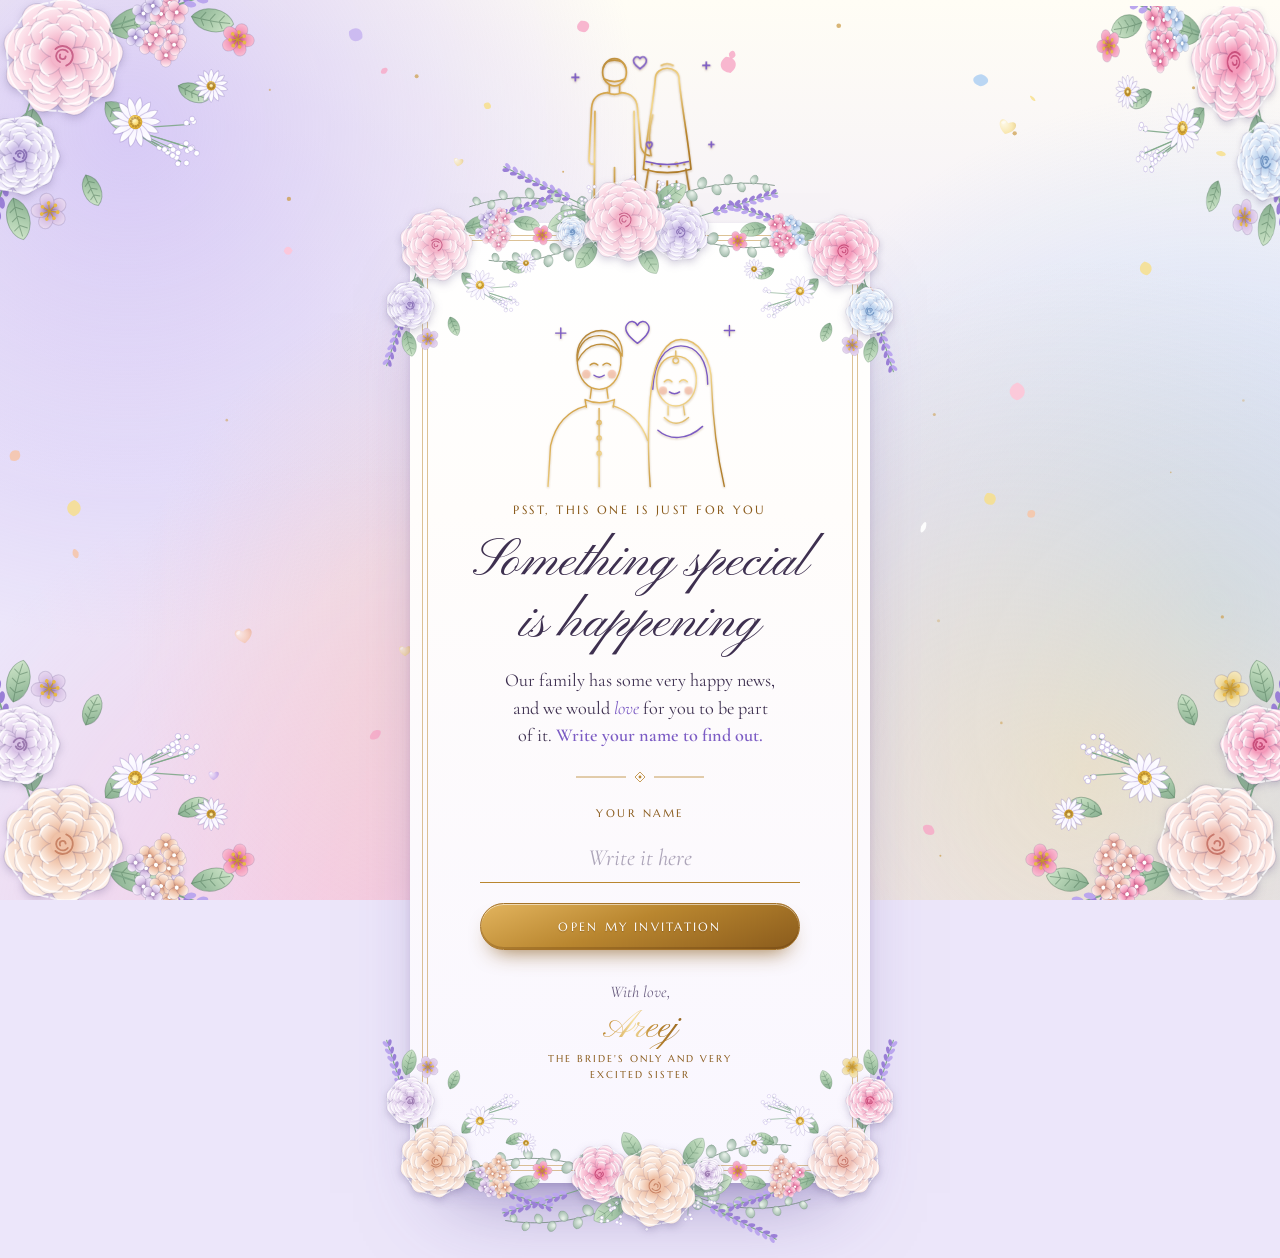
<file: sabeen-engagement/index.html>
<!doctype html>
<html lang="en">
<head>
<meta charset="utf-8">
<meta name="viewport" content="width=device-width, initial-scale=1, viewport-fit=cover">
<meta name="description" content="Something special is happening. Write your name to find out.">
<meta property="og:title" content="You're invited">
<meta property="og:description" content="Something special is happening. Write your name to find out.">
<meta name="theme-color" content="#ECE6FA">
<style>:root{padding-top:env(safe-area-inset-top,0px);padding-bottom:env(safe-area-inset-bottom,0px)}body{margin:0;font:14px system-ui,sans-serif}img{max-width:100%}[hidden]{display:none!important}</style>
<title>You're invited</title>
<link rel="preload" href="fonts/PinyonScript-400-latin.woff2" as="font" type="font/woff2" crossorigin>
<link rel="stylesheet" href="fonts.css">
</head>
<body>
<style>
/* Layout: a paper card on a glowing pink field; flowers bloom from all four corners; the invitation opens in three steps (couple, when & where, RSVP) */
:root {
  --field: #ECE6FA;
  --field-2: #FFFDF5;
  --blob-a: rgba(186, 165, 245, .55);
  --blob-b: rgba(160, 205, 245, .5);
  --blob-c: rgba(255, 175, 205, .5);
  --blob-d: rgba(255, 224, 150, .45);
  --blob-e: rgba(255, 196, 168, .4);
  --paper: #FFFDFB;
  --ink: #3E3050;
  --ink-soft: #6C6082;
  --rose: #7C5CC4;
  --rose-2: #8FBDEB;
  --rose-soft: rgba(140, 115, 215, .3);
  --cheek: rgba(247, 168, 140, .5);
  --gold: #B9862F;
  --gold-hi: #F5DB97;
  --gold-deep: #8A5B1C;
  --gold-line: rgba(185, 134, 47, .5);
  --foil: linear-gradient(100deg, #8A5B1C 0%, #C99439 24%, #F7E2A4 42%, #C08A30 58%, #9A6A24 80%, #E7C47A 100%);
  --f-script: "Pinyon Script", "Snell Roundhand", "Apple Chancery", cursive;
  --f-serif: "Cormorant Garamond", "Cormorant", Georgia, "Times New Roman", serif;
  --f-caps: "Marcellus", "Cormorant Garamond", Georgia, serif;
  --f-ar: "Amiri", "Noto Naskh Arabic", "Traditional Arabic", "Geeza Pro", serif;
  color-scheme: light;
}
html { background: var(--field); }
[hidden] { display: none !important; }
body {
  background: linear-gradient(180deg, var(--field-2), var(--field) 55%) fixed, var(--field);
  color: var(--ink);
  font-family: var(--f-serif);
  font-size: 18px;
  line-height: 1.5;
  padding-left: max(16px, env(safe-area-inset-left, 0px));
  padding-right: max(16px, env(safe-area-inset-right, 0px));
  padding-block: 40px 72px;
  overflow-x: hidden;
  overflow-x: clip;
  min-height: 100%;
  -webkit-tap-highlight-color: transparent;
}
.defs { position: absolute; width: 0; height: 0; overflow: hidden; }

/* Glowing field */
.aurora { position: fixed; inset: 0; z-index: 0; pointer-events: none; overflow: hidden; }
.aurora i { position: absolute; border-radius: 50%; width: 80vmax; height: 80vmax; }
.aurora .a { left: -30vmax; top: -30vmax; background: radial-gradient(closest-side, var(--blob-a), transparent); animation: driftA 18s ease-in-out infinite alternate; }
.aurora .b { right: -35vmax; top: 10vh; background: radial-gradient(closest-side, var(--blob-b), transparent); animation: driftB 22s ease-in-out infinite alternate; }
.aurora .c { left: -10vmax; bottom: -45vmax; background: radial-gradient(closest-side, var(--blob-c), transparent); animation: driftA 26s ease-in-out infinite alternate-reverse; }
.aurora .d { right: -25vmax; bottom: -30vmax; background: radial-gradient(closest-side, var(--blob-d), transparent); animation: driftB 20s ease-in-out infinite alternate-reverse; }
.aurora .e { left: 10vmax; top: 30vh; width: 60vmax; height: 60vmax; background: radial-gradient(closest-side, var(--blob-e), transparent); animation: driftA 24s ease-in-out infinite alternate; }
@keyframes driftA { to { transform: translate(12vmax, 8vmax) scale(1.1); } }
@keyframes driftB { to { transform: translate(-10vmax, 12vmax) scale(.9); } }
#petals { position: fixed; inset: 0; width: 100%; height: 100%; pointer-events: none; z-index: 0; }

/* Gold foil line sketches */
.sk { display: block; width: 100%; height: auto; overflow: visible; filter: drop-shadow(0 1.5px 1px rgba(138, 91, 28, .35)); }
.sk path, .sk circle, .sk ellipse { fill: none; stroke: url(#foil) var(--gold); stroke-width: calc(var(--px, 1.4) / var(--k, 1)); stroke-linecap: round; stroke-linejoin: round; }
.sk .r { stroke: var(--rose); }
.sk .f { fill: var(--cheek); stroke: none; }
.sk .g { fill: var(--gold); stroke: none; }
.drawing.go path, .drawing.go circle, .drawing.go ellipse { animation: draw var(--dur, 2.6s) cubic-bezier(.45, 0, .2, 1) both; animation-delay: var(--d, 0s); }
.drawing.go .f, .drawing.go .g { animation: fadein .8s ease both; animation-delay: calc(var(--d, 0s) + 1.6s); }
@keyframes draw { from { stroke-dasharray: 1; stroke-dashoffset: 1; } to { stroke-dasharray: 1; stroke-dashoffset: 0; } }
@keyframes fadein { from { opacity: 0; } to { opacity: 1; } }

.field-flowers { position: fixed; inset: 0; pointer-events: none; z-index: 0; }
.field-flowers canvas { position: absolute; width: 330px; height: 330px; animation: sway 7s ease-in-out infinite alternate; }
.field-flowers .tl { left: 0; top: 0; transform-origin: 0 0; }
.field-flowers .tr { right: 0; top: 0; transform-origin: 100% 0; animation-delay: -2s; }
.field-flowers .bl { left: 0; bottom: 0; transform-origin: 0 100%; animation-delay: -4s; }
.field-flowers .br { right: 0; bottom: 0; transform-origin: 100% 100%; animation-delay: -6s; }
@media (max-width: 760px) { .field-flowers { display: none; } }

.stage { position: relative; z-index: 1; max-width: 460px; margin: 0 auto; }
.back-couple { position: relative; z-index: 0; width: 170px; margin: 0 auto -40px; }
.back-couple { --px: 1.7; }
.card {
  position: relative; z-index: 1;
  background: linear-gradient(180deg, #FFFFFF, var(--paper) 30%, #F9F6FF);
  border-radius: 6px;
  box-shadow: 0 50px 80px -40px rgba(90, 70, 150, .55), 0 18px 30px -20px rgba(90, 70, 150, .3), 0 2px 6px rgba(70, 55, 110, .1);
  padding: 96px 30px 100px;
  text-align: center;
  isolation: isolate;
}
.card::before, .card::after { content: ""; position: absolute; pointer-events: none; border-radius: 3px; }
.card::before { inset: 12px; border: 1px solid var(--gold-line); }
.card::after { inset: 17px; border: .5px solid var(--gold-line); }
.bloom { position: absolute; width: 210px; height: 210px; pointer-events: none; z-index: 2; animation: sway 6s ease-in-out infinite alternate; }
.bloom.tl { top: -46px; left: -46px; transform-origin: 46px 46px; }
.bloom.br { bottom: -46px; right: -46px; transform-origin: 164px 164px; animation-delay: -3s; }
.bloom.tr { top: -46px; right: -46px; transform-origin: 164px 46px; animation-delay: -1.5s; }
.bloom.bl { bottom: -46px; left: -46px; transform-origin: 46px 164px; animation-delay: -4.5s; }
.garland { position: absolute; left: 50%; width: 360px; height: 150px; margin-left: -180px; pointer-events: none; z-index: 2; }
.garland.top { top: -75px; }
.garland.bottom { bottom: -75px; }
@keyframes sway { from { rotate: -1.6deg; } to { rotate: 1.6deg; } }
.card > section { position: relative; z-index: 3; }

.caps { font-family: var(--f-caps); text-transform: uppercase; letter-spacing: .22em; font-size: .72rem; color: var(--gold-deep); margin: 0; }
.orn { color: var(--gold); display: flex; justify-content: center; margin: 22px 0; }
.orn svg { display: block; }
p { margin: 0; }
h1, h2 { margin: 0; font-weight: 400; }
.foil { background: var(--foil); background-size: 130% 100%; background-position: 40% 0; -webkit-background-clip: text; background-clip: text; color: transparent; }

/* Couple illustration */
.art { position: relative; }
.art svg { display: block; width: 100%; height: auto; overflow: visible; }
.hero-art { width: min(240px, 72%); margin: -30px auto 4px; }
.art .arch { stroke-dasharray: 1; stroke-dashoffset: 0; }
.art.go .arch { animation: draw 2.4s cubic-bezier(.45,0,.2,1) .2s both; }
.art.go .people { animation: rise 1.2s cubic-bezier(.2,.7,.2,1) .5s both; }
.art.go .bloomers { animation: fadein 1s ease 1.6s both; }
.art .ringspark { transform-box: fill-box; transform-origin: center; animation: tw 1.8s ease-in-out infinite; }
.art .lovebubble { transform-box: fill-box; transform-origin: center; animation: bob 2.6s ease-in-out infinite; }
@keyframes bob { 0%, 100% { transform: translateY(0) scale(1); } 50% { transform: translateY(-5px) scale(1.08); } }

/* ---------- Cover ---------- */
.gate { display: flex; flex-direction: column; align-items: center; }
.hero-sketch { width: min(230px, 70%); margin: -14px auto 6px; }
.teaser { font-family: var(--f-script); font-size: clamp(2.6rem, 11.5vw, 3.4rem); line-height: 1.12; color: var(--ink); margin-top: 12px; text-wrap: balance; padding-inline: .15em; }
.teaser-sub { margin-top: 14px; font-size: 1.14rem; line-height: 1.5; max-width: 30ch; text-wrap: balance; }
.teaser-sub em { color: var(--rose); }
.teaser-sub strong { font-weight: 600; color: var(--rose); }
.gate form { display: flex; flex-direction: column; align-items: center; gap: 16px; width: 100%; max-width: 320px; }
.gate label { font-family: var(--f-caps); text-transform: uppercase; letter-spacing: .22em; font-size: .7rem; color: var(--gold-deep); }
.field { width: 100%; position: relative; }
.field input {
  width: 100%; box-sizing: border-box;
  font-family: var(--f-serif); font-style: italic; font-size: 1.45rem; text-align: center; color: var(--ink);
  background: transparent; border: 0; border-bottom: 1px solid var(--gold); border-radius: 0;
  padding: 6px 4px 10px; outline: none;
}
.field input::placeholder { color: var(--ink-soft); opacity: .55; }
.field::after { content: ""; position: absolute; left: 50%; right: 50%; bottom: 0; height: 2px; background: var(--rose); transition: left .35s cubic-bezier(.2,.7,.2,1), right .35s cubic-bezier(.2,.7,.2,1); }
.field:focus-within::after { left: 0; right: 0; }
.hint { font-style: italic; color: var(--rose); font-size: 1rem; }
.sign { margin-top: 30px; display: flex; flex-direction: column; align-items: center; gap: 2px; }
.sign .with-love { font-style: italic; color: var(--ink-soft); font-size: 1.02rem; }
.sign .who { font-family: var(--f-script); font-size: 2.4rem; line-height: 1.1; padding-inline: .2em; }
.sign .caps { font-size: .62rem; letter-spacing: .2em; max-width: 28ch; line-height: 1.6; }

.btn {
  display: inline-flex; align-items: center; justify-content: center; gap: 10px;
  font-family: var(--f-caps); text-transform: uppercase; letter-spacing: .18em; font-size: .78rem;
  padding: 15px 26px; border-radius: 999px; text-decoration: none; cursor: pointer;
  border: 1px solid var(--gold);
  transition: transform .15s ease, box-shadow .2s ease, background-color .2s ease;
  touch-action: manipulation; user-select: none; -webkit-user-select: none; white-space: nowrap;
}
.btn.primary { color: #FFFFFF; border-color: #A5732A; background: linear-gradient(160deg, #E2B45E, #B9862F 45%, #8A5B1C); box-shadow: inset 0 1px 0 rgba(255,255,255,.55), inset 0 -2px 0 rgba(90,50,10,.25), 0 12px 22px -12px rgba(138, 91, 28, .9); text-shadow: 0 1px 1px rgba(90,50,10,.35); }
.btn.pink { color: #FFFFFF; border-color: #6A4DB5; background: linear-gradient(160deg, #B9A2F0, #8466D0 50%, #5E45A8); box-shadow: inset 0 1px 0 rgba(255,255,255,.55), inset 0 -2px 0 rgba(60,40,110,.25), 0 12px 22px -12px rgba(94, 69, 168, .9); text-shadow: 0 1px 1px rgba(60,40,110,.35); }
.btn.ghost { color: var(--gold-deep); background: #FFFFFF; box-shadow: 0 8px 18px -12px rgba(138, 91, 28, .6); }
.btn:active { transform: scale(.97); }
@media (hover: hover) { .btn.primary:hover, .btn.pink:hover { transform: translateY(-1px); } .btn.ghost:hover { background: #FFF5EE; } }
.btn:focus-visible, .link:focus-visible, .field input:focus-visible, .escape a:focus-visible { outline: 2px solid var(--gold-deep); outline-offset: 4px; }
.gate form .btn { width: 100%; margin-top: 4px; }
.link { background: none; border: 0; padding: 6px 8px; margin-top: 12px; cursor: pointer; font-family: var(--f-serif); font-style: italic; font-size: 1.02rem; color: var(--ink-soft); text-decoration: underline; text-decoration-color: var(--gold-line); text-underline-offset: 4px; }
.arrow { width: 16px; height: 16px; animation: nudge 1.4s ease-in-out infinite; }
@keyframes nudge { 50% { transform: translateX(4px); } }

/* ---------- Steps ---------- */
.invite { display: flex; flex-direction: column; align-items: center; }
.steps-nav { display: flex; gap: 8px; list-style: none; padding: 0; margin: 0 0 22px; }
.steps-nav li { width: 8px; height: 8px; border-radius: 99px; background: var(--rose-soft); transition: width .4s cubic-bezier(.2,.7,.2,1), background-color .3s; }
.steps-nav li.on { width: 26px; background: linear-gradient(90deg, var(--rose), var(--rose-2)); }
.step { display: flex; flex-direction: column; align-items: center; width: 100%; outline: none; }
.step.exit { animation: exitL .38s cubic-bezier(.4,0,.2,1) both; }
.step.exit.back { animation-name: exitR; }
@keyframes exitL { to { opacity: 0; transform: translateX(-28px); filter: blur(4px); } }
@keyframes exitR { to { opacity: 0; transform: translateX(28px); filter: blur(4px); } }
.step.in .rev { animation: rise .85s cubic-bezier(.2,.7,.2,1) both; animation-delay: calc(var(--i, 0) * 110ms + 120ms); }
@keyframes rise { from { opacity: 0; transform: translateY(16px); filter: blur(5px); } to { opacity: 1; transform: none; filter: none; } }
.tease { font-style: italic; color: var(--ink-soft); font-size: 1.06rem; margin-top: 30px; max-width: 28ch; text-wrap: balance; }
.step .btn.next { margin-top: 12px; }
.back-link { margin-top: 6px; }

/* Step 1 */
.bismillah { font-family: var(--f-ar); font-size: 1.9rem; line-height: 1.8; }
.bis-tr { font-style: italic; font-size: 1.02rem; color: var(--ink-soft); margin-top: 2px; }
.guest {
  --fit: 1;
  font-family: var(--f-script);
  font-size: calc(clamp(3rem, 14vw, 4.3rem) * var(--fit));
  line-height: 1.15; padding: .12em .35em .22em; margin: 4px 0 0;
  background: var(--foil); background-size: 260% 100%; background-position: 100% 0;
  -webkit-background-clip: text; background-clip: text; color: transparent;
  filter: drop-shadow(0 2px 1px rgba(138, 91, 28, .25));
  overflow-wrap: anywhere; max-width: 100%; outline: none;
}
.step.in .guest { animation: write 1.7s cubic-bezier(.55,.05,.3,1) .6s both, shimmer 6s ease-in-out 3s infinite; }
@keyframes write { from { clip-path: inset(0 100% 0 0); opacity: .2; } 30% { opacity: 1; } to { clip-path: inset(0 0 0 0); opacity: 1; } }
@keyframes shimmer { 0%, 55% { background-position: 100% 0; } 100% { background-position: 0% 0; } }
.invited { font-family: var(--f-caps); text-transform: uppercase; letter-spacing: .3em; font-size: .86rem; color: var(--rose); margin-top: 2px; }
.hosts { margin-top: 26px; font-size: 1.1rem; line-height: 1.5; max-width: 32ch; text-wrap: balance; }
.hosts strong { display: block; font-weight: 600; font-size: 1.22rem; margin-bottom: 4px; }
.hosts em { color: var(--ink-soft); }
.pair { margin-top: 18px; display: flex; flex-direction: column; align-items: center; }
.pair .nm { font-family: var(--f-serif); font-style: italic; font-weight: 500; font-size: clamp(2.1rem, 9vw, 2.7rem); line-height: 1.15; letter-spacing: .01em; color: var(--ink); padding-inline: .2em; text-wrap: balance; }
.pair .with { font-family: var(--f-caps); text-transform: uppercase; letter-spacing: .3em; font-size: .7rem; color: var(--rose); margin: 4px 0; }
.rings3d { width: 168px; margin-top: 16px; overflow: visible; }
.glint { animation: glint 3.6s linear infinite; }
.glint.two { animation-delay: -1.8s; }
@keyframes glint { from { stroke-dashoffset: 0; } to { stroke-dashoffset: -188.5; } }
.tw { transform-box: fill-box; transform-origin: center; animation: tw 2.2s ease-in-out infinite; }
.tw.b { animation-delay: -.8s; } .tw.c { animation-delay: -1.5s; }
@keyframes tw { 0%, 100% { transform: scale(.3); opacity: .2; } 50% { transform: scale(1); opacity: 1; } }

/* Step 2 */
.save { font-family: var(--f-script); font-size: clamp(2.8rem, 12vw, 3.4rem); line-height: 1.1; padding-inline: .2em; color: var(--gold-deep); }
.cal3d { width: 170px; margin: 18px auto 0; perspective: 700px; position: relative; }
.cal3d .page { position: relative; border-radius: 18px; overflow: hidden; background: linear-gradient(180deg, #FFFFFF, #FFF1F5); transform: rotateX(10deg); transform-origin: 50% 0; box-shadow: inset 0 -3px 0 rgba(124, 92, 196, .12), 0 22px 30px -16px rgba(90, 70, 150, .55), 0 4px 10px rgba(90, 70, 150, .12); }
.cal3d .top { display: block; background: linear-gradient(135deg, #A88BEA, #7FA6E6 55%, #5FB59C); color: #FFFFFF; font-family: var(--f-caps); text-transform: uppercase; letter-spacing: .24em; font-size: .72rem; padding: 18px 0 10px; text-shadow: 0 1px 1px rgba(60, 40, 110, .4); }
.cal3d .num { display: block; font-family: var(--f-serif); font-weight: 600; font-size: 4.8rem; line-height: 1; padding-top: 8px; font-variant-numeric: lining-nums; background: var(--foil); -webkit-background-clip: text; background-clip: text; color: transparent; filter: drop-shadow(0 2px 1px rgba(138,91,28,.3)); }
.cal3d .wd { display: block; font-family: var(--f-caps); text-transform: uppercase; letter-spacing: .22em; font-size: .7rem; color: var(--ink); padding: 4px 0 2px; }
.cal3d .ia { display: block; font-family: var(--f-script); font-size: 1.5rem; line-height: 1.2; color: var(--gold-deep); padding: 0 0 12px; }
.cal3d .bind { position: absolute; top: -8px; width: 10px; height: 22px; border-radius: 6px; background: linear-gradient(90deg, #8A5B1C, #F5DB97 45%, #B9862F); box-shadow: 0 2px 3px rgba(90,50,10,.35); z-index: 2; }
.cal3d .bind.l { left: 40px; } .cal3d .bind.r { right: 40px; }
.step.in .cal3d .page { animation: flipin 1.1s cubic-bezier(.2,.9,.25,1.15) .25s both; }
@keyframes flipin { from { transform: rotateX(-100deg); opacity: 0; } to { transform: rotateX(10deg); opacity: 1; } }
.timeline { list-style: none; padding: 0; margin: 26px 0 0; display: grid; gap: 12px; width: 100%; max-width: 260px; }
.timeline li { display: grid; grid-template-columns: 46px 1fr; align-items: center; gap: 14px; text-align: left; }
.ico { width: 46px; height: 46px; border-radius: 50%; display: grid; place-items: center; background: radial-gradient(circle at 35% 30%, #FFFFFF, #E6DEFF 55%, #BFD6F5); box-shadow: inset 0 -3px 5px rgba(124, 92, 196, .25), 0 8px 14px -8px rgba(90, 70, 150, .6); }
.ico svg { width: 26px; height: 26px; }
.ico path, .ico circle { fill: none; stroke: var(--gold-deep); stroke-width: 1.5; stroke-linecap: round; stroke-linejoin: round; }
.tl-time { display: block; font-weight: 600; font-size: 1.25rem; color: var(--gold-deep); font-variant-numeric: lining-nums tabular-nums; line-height: 1.1; }
.tl-what { display: block; color: var(--ink); font-size: 1.05rem; }
.cd { display: grid; grid-template-columns: repeat(4, 1fr); gap: 8px; width: 100%; max-width: 300px; margin-top: 24px; }
.cd > div { border-radius: 14px; padding: 10px 2px 8px; background: linear-gradient(180deg, #FFFFFF, #ECE6FF); box-shadow: inset 0 1px 0 #FFFFFF, inset 0 -2px 0 rgba(124, 92, 196, .15), 0 10px 16px -12px rgba(90, 70, 150, .6); }
.cd b { display: block; font-family: var(--f-serif); font-weight: 600; font-size: 1.7rem; line-height: 1; color: var(--rose); font-variant-numeric: lining-nums tabular-nums; }
.cd span { display: block; font-family: var(--f-caps); text-transform: uppercase; letter-spacing: .14em; font-size: .56rem; color: var(--ink-soft); margin-top: 4px; }
.cd-label { margin-top: 10px; font-style: italic; color: var(--rose); font-size: 1rem; }
.venue { margin-top: 30px; display: flex; flex-direction: column; align-items: center; gap: 6px; }
.pin { width: 52px; }
.step.in .pin { animation: drop .9s cubic-bezier(.3, 1.6, .5, 1) .9s both; }
@keyframes drop { from { transform: translateY(-40px); opacity: 0; } to { transform: none; opacity: 1; } }
.venue-name { font-size: 1.5rem; font-weight: 600; line-height: 1.2; margin-top: 2px; }
.venue-addr { color: var(--ink-soft); font-size: 1.05rem; line-height: 1.45; }
.actions { display: flex; flex-wrap: wrap; justify-content: center; gap: 10px; margin-top: 14px; }

.sched2 { display: grid; grid-template-columns: 1fr 1fr; width: 100%; max-width: 320px; margin-top: 28px; }
.sched2 > div { display: flex; flex-direction: column; align-items: center; gap: 4px; padding: 4px 10px; }
.sched2 > div + div { border-left: 1px solid var(--gold-line); }
.sched2 time { font-family: var(--f-serif); font-weight: 500; font-size: 1.7rem; line-height: 1.1; color: var(--gold-deep); font-variant-numeric: lining-nums; }
.sched2 span { font-family: var(--f-caps); text-transform: uppercase; letter-spacing: .16em; font-size: .64rem; color: var(--ink-soft); line-height: 1.6; text-wrap: balance; }

/* Step 3: RSVP */
.rsvp-panel { width: 100%; max-width: 340px; box-sizing: border-box; border-radius: 22px; background: linear-gradient(180deg, #F3EFFF, #FFFFFF); box-shadow: inset 0 0 0 1px var(--gold-line), 0 20px 34px -24px rgba(90, 70, 150, .6); padding: 22px 18px 18px; display: flex; flex-direction: column; align-items: center; }
.box3d { width: 120px; }
.step.in .box3d .lid { animation: lidopen 1.1s cubic-bezier(.3, 1.3, .5, 1) .5s both; transform-box: fill-box; transform-origin: 50% 100%; }
@keyframes lidopen { from { transform: scaleY(.15); } to { transform: none; } }
.rsvp-q { font-family: var(--f-script); font-size: clamp(2.3rem, 10vw, 2.9rem); line-height: 1.15; color: var(--ink); margin-top: 6px; padding-inline: .2em; }
.rsvp-sub { font-size: 1.08rem; color: var(--ink-soft); margin-top: 2px; text-wrap: balance; }
.choices { position: relative; width: 100%; height: 150px; margin-top: 10px; }
.choices .row { position: absolute; inset: 14px 0 auto; display: flex; justify-content: center; gap: 12px; }
.no { position: relative; z-index: 2; }
.no.loose { position: absolute; left: 0; top: 0; transition: transform .32s cubic-bezier(.3, 1.4, .5, 1); will-change: transform; }
.no.loose.wiggle { animation: wiggle .4s ease; }
@keyframes wiggle { 25% { rotate: -8deg; } 75% { rotate: 6deg; } }
.yes { position: relative; z-index: 1; padding-inline: 34px; }
.yes.pulse { animation: pulse 1.6s ease-in-out infinite; }
@keyframes pulse { 50% { transform: scale(1.07); } }
.escape { font-style: italic; color: var(--ink-soft); font-size: .98rem; margin-top: 2px; }
.escape a { color: var(--rose); text-underline-offset: 3px; }
.yay { width: 100%; max-width: 340px; display: flex; flex-direction: column; align-items: center; }
.yay-sketch { width: min(220px, 80%); position: relative; }
.yay-sketch .float-heart { position: absolute; width: 18px; left: 46%; top: 0; opacity: 0; }
.yay.show .float-heart { animation: floaty 3.2s ease-in-out infinite; animation-delay: calc(2s + var(--k) * .9s); }
@keyframes floaty { 0% { opacity: 0; transform: translate(0, 10px) scale(.6); } 20% { opacity: 1; } 100% { opacity: 0; transform: translate(var(--x), -60px) scale(1.1); } }
.yay h2 { font-family: var(--f-script); font-size: clamp(2.4rem, 10vw, 3rem); line-height: 1.12; margin-top: 8px; text-wrap: balance; padding-inline: .2em; }
.yay .msg { font-size: 1.12rem; line-height: 1.5; margin-top: 10px; text-wrap: balance; }
.yay .nudge { margin-top: 18px; font-family: var(--f-caps); text-transform: uppercase; letter-spacing: .18em; font-size: .66rem; color: var(--gold-deep); max-width: 30ch; line-height: 1.6; }
.yay .btn { margin-top: 10px; }
.yay .small { margin-top: 10px; font-style: italic; color: var(--ink-soft); font-size: .98rem; }
.yay.show > * { animation: rise .8s cubic-bezier(.2,.7,.2,1) both; }
.yay.show > :nth-child(2) { animation-delay: .5s; }
.yay.show > :nth-child(3) { animation-delay: .8s; }
.yay.show > :nth-child(n+4) { animation-delay: 1.1s; }
.dua { font-family: var(--f-ar); font-size: 1.12rem; line-height: 1.9; max-width: 26ch; text-wrap: balance; margin-top: 18px; color: var(--gold-deep); }
.tr { font-style: italic; font-size: .98rem; color: var(--ink-soft); max-width: 34ch; text-wrap: balance; margin-top: 6px; line-height: 1.4; }
.closing { margin-top: 14px; font-size: 1.12rem; max-width: 30ch; text-wrap: balance; }
.closing b { font-weight: 600; color: var(--rose); }

/* Step 3: guest registration for the hall's security list and parking */
.sr { position: absolute; width: 1px; height: 1px; margin: -1px; padding: 0; overflow: hidden; clip: rect(0 0 0 0); white-space: nowrap; border: 0; }
.reg.rsvp-panel { align-items: stretch; text-align: left; padding: 22px 18px 20px; }
.reg-head { display: flex; flex-direction: column; align-items: center; text-align: center; }
.reg-title { font-family: var(--f-script); font-size: clamp(2.1rem, 9vw, 2.6rem); line-height: 1.15; padding-inline: .2em; margin-top: 4px; }
.reg-note { margin-top: 14px; padding: 12px 14px; border-radius: 14px; background: #FFF8E8; box-shadow: inset 0 0 0 1px var(--gold-line); display: grid; grid-template-columns: 22px 1fr; gap: 10px; align-items: start; font-size: 1rem; line-height: 1.45; }
.reg-note svg { width: 22px; height: 22px; margin-top: 3px; }
.reg-note path { fill: none; stroke: var(--gold-deep); stroke-width: 1.5; stroke-linecap: round; stroke-linejoin: round; }
.reg-note b { display: block; font-family: var(--f-caps); font-weight: 400; text-transform: uppercase; letter-spacing: .18em; font-size: .66rem; color: var(--gold-deep); margin-bottom: 2px; }
.reg-note strong { font-weight: 600; color: var(--rose); }
.reg fieldset { border: 0; margin: 22px 0 0; padding: 0; min-width: 0; }
.reg legend, .reg .lbl { display: block; padding: 0; margin-bottom: 8px; font-family: var(--f-caps); text-transform: uppercase; letter-spacing: .2em; font-size: .68rem; color: var(--gold-deep); }
.reg .help { font-style: italic; color: var(--ink-soft); font-size: .95rem; line-height: 1.4; margin: -2px 0 10px; }
.reg .plate-wrap .help { margin: 6px 0 0; }
.names { list-style: none; margin: 0; padding: 0; display: grid; gap: 8px; counter-reset: g; }
.names li { display: grid; grid-template-columns: 22px minmax(0, 1fr) 34px; align-items: center; gap: 8px; counter-increment: g; }
.names li::before { content: counter(g); font-weight: 600; color: var(--rose); font-variant-numeric: lining-nums; text-align: center; }
.txt { width: 100%; min-width: 0; box-sizing: border-box; font-family: var(--f-serif); font-size: 1.15rem; color: var(--ink); background: #FFFFFF; border: 1px solid var(--gold-line); border-radius: 12px; padding: 9px 12px; outline: none; transition: border-color .2s, box-shadow .2s; }
.txt::placeholder { color: var(--ink-soft); opacity: .6; font-style: italic; }
.txt:focus { border-color: var(--rose); box-shadow: 0 0 0 3px var(--rose-soft); }
.txt[aria-invalid="true"] { border-color: #A3434D; }
.rm { width: 34px; height: 34px; padding: 0; border-radius: 50%; border: 1px solid var(--gold-line); background: #FFFFFF; color: var(--ink-soft); cursor: pointer; display: grid; place-items: center; touch-action: manipulation; }
.rm svg { width: 12px; height: 12px; }
.rm:disabled { visibility: hidden; }
.add { margin-top: 10px; background: #FFFFFF; border: 1px dashed var(--gold); border-radius: 999px; padding: 8px 16px; font-family: var(--f-serif); font-style: italic; font-size: 1.02rem; color: var(--gold-deep); cursor: pointer; touch-action: manipulation; }
.add[disabled] { opacity: .5; cursor: default; }
.seg { position: relative; display: grid; grid-template-columns: 1fr 1fr; gap: 8px; }
.seg input { position: absolute; opacity: 0; pointer-events: none; }
.seg label { text-align: center; padding: 11px 8px; border-radius: 999px; border: 1px solid var(--gold-line); background: #FFFFFF; cursor: pointer; font-family: var(--f-caps); text-transform: uppercase; letter-spacing: .14em; font-size: .72rem; color: var(--ink); transition: background-color .2s, color .2s, border-color .2s; touch-action: manipulation; }
.seg input:checked + label { color: #FFFFFF; border-color: #6A4DB5; background: linear-gradient(160deg, #B9A2F0, #8466D0 50%, #5E45A8); text-shadow: 0 1px 1px rgba(60,40,110,.35); }
.seg input:focus-visible + label, .add:focus-visible, .rm:focus-visible { outline: 2px solid var(--gold-deep); outline-offset: 3px; }
.plate-wrap { margin-top: 16px; }
.txt.plate { font-family: var(--f-caps); text-transform: uppercase; letter-spacing: .14em; font-size: 1.05rem; }
.txt.plate::placeholder { text-transform: none; letter-spacing: 0; font-family: var(--f-serif); }
.reg .err { color: #A3434D; font-style: italic; font-size: .95rem; line-height: 1.4; margin-top: 6px; }
.reg-send { margin-top: 24px; }
.reg-fine { text-align: center; font-style: italic; color: var(--ink-soft); font-size: .92rem; margin-top: 8px; text-wrap: balance; }
.reg.enter > * { animation: rise .7s cubic-bezier(.2,.7,.2,1) both; }
.reg.enter > :nth-child(2) { animation-delay: .12s; }
.reg.enter > :nth-child(3) { animation-delay: .24s; }
.reg.enter > :nth-child(n+4) { animation-delay: .36s; }
.yay .summary { margin-top: 14px; width: 100%; box-sizing: border-box; padding: 12px 14px; border-radius: 14px; background: #F3EFFF; box-shadow: inset 0 0 0 1px var(--gold-line); text-align: left; font-size: 1rem; line-height: 1.5; font-variant-numeric: lining-nums; }
.yay .summary b { font-family: var(--f-caps); font-weight: 400; text-transform: uppercase; letter-spacing: .16em; font-size: .64rem; color: var(--gold-deep); }

#gate.leaving { animation: leave .45s cubic-bezier(.4,0,.2,1) both; }
@keyframes leave { to { opacity: 0; transform: translateY(-10px) scale(.98); filter: blur(3px); } }
.gate .rev-in { animation: rise 1s cubic-bezier(.2,.7,.2,1) both; animation-delay: calc(var(--i, 0) * 120ms + 300ms); }

@media (prefers-reduced-motion: reduce) {
  *, *::before, *::after { animation: none !important; transition: none !important; }
  .yay-sketch .float-heart { opacity: 0; }
}
@media (max-width: 420px) {
  .card { padding: 92px 22px 96px; }
  body { padding-block: 32px 56px; }
  .bloom { width: 170px; height: 170px; }
  .bloom.tl { top: -37px; left: -37px; transform-origin: 37px 37px; }
  .bloom.br { bottom: -37px; right: -37px; transform-origin: 133px 133px; }
  .bloom.tr { top: -37px; right: -37px; transform-origin: 133px 37px; }
  .bloom.bl { bottom: -37px; left: -37px; transform-origin: 37px 133px; }
}
</style>

<svg class="defs" aria-hidden="true" focusable="false">
  <defs>
    <linearGradient id="foil" gradientUnits="userSpaceOnUse" x1="0" y1="0" x2="200" y2="220">
      <stop offset="0" stop-color="#8A5B1C"/><stop offset=".3" stop-color="#D7A84E"/><stop offset=".45" stop-color="#F4D98F"/><stop offset=".62" stop-color="#B9862F"/><stop offset="1" stop-color="#8A5B1C"/>
    </linearGradient>
    <linearGradient id="gold3d" x1="0" y1="0" x2="1" y2="1">
      <stop offset="0" stop-color="#7A4E17"/><stop offset=".28" stop-color="#F6DD97"/><stop offset=".5" stop-color="#C08A33"/><stop offset=".64" stop-color="#FFF1C4"/><stop offset="1" stop-color="#94621F"/>
    </linearGradient>
    <linearGradient id="rosegold" x1="1" y1="0" x2="0" y2="1">
      <stop offset="0" stop-color="#7F8696"/><stop offset=".32" stop-color="#F4F6FA"/><stop offset=".55" stop-color="#B3BAC7"/><stop offset=".7" stop-color="#FFFFFF"/><stop offset="1" stop-color="#767D8C"/>
    </linearGradient>
    <linearGradient id="gem" x1="0" y1="0" x2="1" y2="1">
      <stop offset="0" stop-color="#FFFFFF"/><stop offset=".5" stop-color="#EAF3FF"/><stop offset="1" stop-color="#F9D3E3"/>
    </linearGradient>
    <linearGradient id="velvet" x1="0" y1="0" x2="0" y2="1">
      <stop offset="0" stop-color="#9B80E2"/><stop offset="1" stop-color="#5A40A0"/>
    </linearGradient>
    <linearGradient id="velvetLid" x1="0" y1="0" x2="0" y2="1">
      <stop offset="0" stop-color="#6E52B8"/><stop offset="1" stop-color="#B9A2F0"/>
    </linearGradient>
    <radialGradient id="pinG" cx=".35" cy=".3" r=".8">
      <stop offset="0" stop-color="#E6DBFF"/><stop offset=".5" stop-color="#9B7FE0"/><stop offset="1" stop-color="#5A40A0"/>
    </radialGradient>
    <linearGradient id="dressG" x1="0" y1="0" x2="0" y2="1"><stop offset="0" stop-color="#FCE1E8"/><stop offset=".55" stop-color="#F6BFCE"/><stop offset="1" stop-color="#EE9DB4"/></linearGradient>
    <linearGradient id="veilG" x1="0" y1="0" x2="1" y2="1"><stop offset="0" stop-color="#FFFDFB"/><stop offset=".6" stop-color="#FFF1EA"/><stop offset="1" stop-color="#F7DCD3"/></linearGradient>
    <linearGradient id="coatG" x1="0" y1="0" x2="1" y2="0"><stop offset="0" stop-color="#F6EBDD"/><stop offset=".45" stop-color="#FFFBF4"/><stop offset="1" stop-color="#EBDCC7"/></linearGradient>
    <linearGradient id="trouserG" x1="0" y1="0" x2="1" y2="0"><stop offset="0" stop-color="#DCC3A0"/><stop offset="1" stop-color="#C9AC85"/></linearGradient>
    <linearGradient id="archG" x1="0" y1="0" x2="0" y2="1"><stop offset="0" stop-color="rgba(255,230,238,.9)"/><stop offset="1" stop-color="rgba(255,240,244,.2)"/></linearGradient>
    <radialGradient id="roseG" cx=".4" cy=".35" r=".7"><stop offset="0" stop-color="#FFD9E4"/><stop offset=".55" stop-color="#F07EA2"/><stop offset="1" stop-color="#C23A68"/></radialGradient>
    <radialGradient id="shadowG"><stop offset="0" stop-color="rgba(80,60,130,.35)"/><stop offset="1" stop-color="rgba(80,60,130,0)"/></radialGradient>
  </defs>
</svg>

<div class="aurora" aria-hidden="true"><i class="a"></i><i class="b"></i><i class="c"></i><i class="d"></i><i class="e"></i></div>
<canvas id="petals" aria-hidden="true"></canvas>
<div class="field-flowers" aria-hidden="true">
  <canvas class="tl"></canvas><canvas class="tr"></canvas><canvas class="bl"></canvas><canvas class="br"></canvas>
</div>

<main class="stage">
  <div class="back-couple drawing" data-sketch="backcouple" aria-hidden="true" style="--d:.1s; --dur:3.4s"></div>
  <article class="card" id="card">
    <canvas class="garland top" aria-hidden="true"></canvas>
    <canvas class="garland bottom" aria-hidden="true"></canvas>
    <canvas class="bloom tl" aria-hidden="true"></canvas>
    <canvas class="bloom tr" aria-hidden="true"></canvas>
    <canvas class="bloom bl" aria-hidden="true"></canvas>
    <canvas class="bloom br" aria-hidden="true"></canvas>

    <!-- Cover -->
    <section id="gate" class="gate" aria-labelledby="gate-title">
      <div class="hero-sketch drawing" data-sketch="couple" aria-hidden="true" style="--d:.2s; --dur:3s"></div>
      <p class="caps rev-in" style="--i:0">Psst, this one is just for you</p>
      <h1 class="teaser rev-in" id="gate-title" style="--i:1">Something special is happening</h1>
      <p class="teaser-sub rev-in" style="--i:2">Our family has some very happy news, and we would <em>love</em> for you to be part of it. <strong>Write your name to find out.</strong></p>
      <div class="orn rev-in" style="--i:3" aria-hidden="true"><svg width="128" height="12" viewBox="0 0 128 12"><path d="M0 6H50M78 6H128" stroke="currentColor" stroke-width=".8" fill="none"/><path d="M64 1L69 6L64 11L59 6Z" stroke="currentColor" stroke-width=".8" fill="none"/><circle cx="64" cy="6" r="1.4" fill="currentColor"/></svg></div>
      <form id="gate-form" class="rev-in" style="--i:4" novalidate>
        <label for="guest-name">Your name</label>
        <div class="field">
          <input id="guest-name" name="guest" type="text" autocomplete="name" autocapitalize="words" spellcheck="false" maxlength="40" placeholder="Write it here" enterkeyhint="go">
        </div>
        <p class="hint" id="name-error" hidden>Please write your name first.</p>
        <button class="btn primary" type="submit">Open my invitation</button>
      </form>
      <div class="sign rev-in" style="--i:5">
        <p class="with-love">With love,</p>
        <p class="who foil">Areej</p>
        <p class="caps">The bride's only and very excited sister</p>
      </div>
    </section>

    <!-- Invitation in three steps -->
    <section id="invite" class="invite" hidden>
      <ol class="steps-nav" id="steps-nav" aria-label="Invitation pages"><li class="on" aria-current="step"><span hidden>Page 1</span></li><li><span hidden>Page 2</span></li><li><span hidden>Page 3</span></li></ol>

      <!-- Step 1: the couple -->
      <div class="step" data-step="0" tabindex="-1">
        <p class="bismillah foil rev" style="--i:0" lang="ar" dir="rtl">بِسْمِ اللّٰهِ الرَّحْمٰنِ الرَّحِيْمِ</p>
        <p class="bis-tr rev" style="--i:1">In the name of Allah, the Most Gracious, the Most Merciful</p>
        <div class="orn rev" style="--i:2" aria-hidden="true"><svg width="128" height="12" viewBox="0 0 128 12"><path d="M0 6H50M78 6H128" stroke="currentColor" stroke-width=".8" fill="none"/><path d="M64 1L69 6L64 11L59 6Z" stroke="currentColor" stroke-width=".8" fill="none"/><circle cx="64" cy="6" r="1.4" fill="currentColor"/></svg></div>
        <p class="caps rev" style="--i:3">Dear</p>
        <h1 class="guest" id="guest-out" tabindex="-1">Guest</h1>
        <p class="invited rev" style="--i:5">you are invited</p>
        <p class="hosts rev" style="--i:6"><strong>Ayaz Ahmed Khan &amp; Musarrat Ayaz</strong><em>request the pleasure of your presence at the engagement ceremony of their daughter</em></p>
        <div class="pair rev" style="--i:7">
          <p class="nm">Sabeen Khan</p>
          <p class="with">with</p>
          <p class="nm">Luqman Ahmad Adeel</p>
        </div>
        <p class="dua rev" style="--i:8" lang="ar" dir="rtl">بَارَكَ اللّٰهُ لَكُمَا وَبَارَكَ عَلَيْكُمَا وَجَمَعَ بَيْنَكُمَا فِيْ خَيْرٍ</p>
        <p class="tr rev" style="--i:8">May Allah bless you both and unite you in goodness. Ameen.</p>
        <svg class="rings3d rev" style="--i:8" viewBox="0 0 160 112" aria-hidden="true">
          <ellipse cx="80" cy="104" rx="56" ry="6" fill="url(#shadowG)"/>
          <circle cx="98" cy="66" r="30" fill="none" stroke="url(#rosegold)" stroke-width="7"/>
          <circle class="glint two" cx="98" cy="66" r="30" fill="none" stroke="rgba(255,255,255,.8)" stroke-width="2" stroke-dasharray="14 174.5" stroke-linecap="round"/>
          <circle cx="62" cy="66" r="30" fill="none" stroke="url(#gold3d)" stroke-width="7"/>
          <circle class="glint" cx="62" cy="66" r="30" fill="none" stroke="rgba(255,255,255,.85)" stroke-width="2" stroke-dasharray="14 174.5" stroke-linecap="round"/>
          <path d="M75.4 46.28 A30 30 0 0 1 85.37 38.79" fill="none" stroke="url(#rosegold)" stroke-width="7"/>
          <path d="M51 34 L56 27 H68 L73 34 L62 46 Z" fill="url(#gem)" stroke="#B9862F" stroke-width=".9" stroke-linejoin="round"/>
          <path d="M51 34 H73 M56 27 L59.5 34 L62 46 M68 27 L64.5 34 L62 46 M59.5 34 L62 27 L64.5 34" fill="none" stroke="#C9A55E" stroke-width=".6" stroke-linejoin="round"/>
          <path class="tw" d="M82 14 Q83 21 90 22 Q83 23 82 30 Q81 23 74 22 Q81 21 82 14 Z" fill="#F7E2A4"/>
          <path class="tw b" d="M38 20 Q38.6 24 42.5 24.6 Q38.6 25.2 38 29 Q37.4 25.2 33.5 24.6 Q37.4 24 38 20 Z" fill="#8FBDEB"/>
          <path class="tw c" d="M134 30 Q134.6 34 138.5 34.6 Q134.6 35.2 134 39 Q133.4 35.2 129.5 34.6 Q133.4 34 134 30 Z" fill="#F7E2A4"/>
        </svg>
        <p class="tease rev" style="--i:9">Wondering when and where? It's a little secret until you tap next.</p>
        <button class="btn pink next rev" style="--i:10" type="button" data-go="1">Next, please <svg class="arrow" viewBox="0 0 16 16" aria-hidden="true"><path d="M3 8H13M9 4L13 8L9 12" fill="none" stroke="currentColor" stroke-width="1.6" stroke-linecap="round" stroke-linejoin="round"/></svg></button>
        <button class="link back-link rev" style="--i:11" id="change-name" type="button">Not you? Change the name</button>
      </div>

      <!-- Step 2: when & where -->
      <div class="step" data-step="1" tabindex="-1" hidden>
        <h2 class="save rev" style="--i:0">Save the Date</h2>
        <div class="cal3d" role="img" aria-label="Wednesday, 25 November 2026">
          <span class="bind l" aria-hidden="true"></span><span class="bind r" aria-hidden="true"></span>
          <div class="page"><span class="top">November 2026</span><span class="num">25</span><span class="wd">Wednesday</span><span class="ia">InshaAllah</span></div>
        </div>
        <div class="sched2 rev" style="--i:3">
          <div><time datetime="2026-11-25T18:00+08:00">6:00 pm</time><span>Engagement ceremony</span></div>
          <div><time datetime="2026-11-25T19:00+08:00">7:00 pm</time><span>Dinner</span></div>
        </div>
        <div class="cd rev" style="--i:4" id="cd">
          <div><b id="cd-d">0</b><span>Days</span></div>
          <div><b id="cd-h">00</b><span>Hours</span></div>
          <div><b id="cd-m">00</b><span>Mins</span></div>
          <div><b id="cd-s">00</b><span>Secs</span></div>
        </div>
        <p class="cd-label rev" style="--i:4" id="cd-label">until the big day, InshaAllah</p>
        <div class="venue rev" style="--i:5">
          <svg class="pin" viewBox="0 0 60 80" aria-hidden="true">
            <ellipse cx="30" cy="74" rx="13" ry="3.6" fill="url(#shadowG)"/>
            <path d="M30 4 C16 4 6 14 6 28 C6 46 30 70 30 70 C30 70 54 46 54 28 C54 14 44 4 30 4 Z" fill="url(#pinG)"/>
            <circle cx="30" cy="28" r="9.5" fill="#FFF6F8" stroke="#B9862F" stroke-width="1.2"/>
            <path d="M30 32.5 C25.5 29.5 24.5 27 26 25.2 C27.2 23.8 29 24.2 30 25.8 C31 24.2 32.8 23.8 34 25.2 C35.5 27 34.5 29.5 30 32.5 Z" fill="#9B7FE0"/>
            <ellipse cx="21" cy="15" rx="6" ry="3.5" fill="rgba(255,255,255,.55)" transform="rotate(-35 21 15)"/>
          </svg>
          <p class="caps">Venue</p>
          <p class="venue-name">Lakepark Residence</p>
          <p class="venue-addr">Residensi Utara 1<br>68100 Selayang, Selangor, Malaysia</p>
          <div class="actions">
            <a class="btn primary" href="https://maps.app.goo.gl/GLDeW1msjPdRscLw7" target="_blank" rel="noopener">Get directions</a>
            <a class="btn ghost" id="cal-link" target="_blank" rel="noopener" href="https://calendar.google.com/calendar/render">Add to calendar</a>
          </div>
        </div>
        <p class="tease rev" style="--i:6">Just one tiny question left for you.</p>
        <button class="btn pink next rev" style="--i:7" type="button" data-go="2">Next <svg class="arrow" viewBox="0 0 16 16" aria-hidden="true"><path d="M3 8H13M9 4L13 8L9 12" fill="none" stroke="currentColor" stroke-width="1.6" stroke-linecap="round" stroke-linejoin="round"/></svg></button>
        <button class="link back-link rev" style="--i:8" type="button" data-go="0">Back</button>
      </div>

      <!-- Step 3: RSVP -->
      <div class="step" data-step="2" tabindex="-1" hidden>
        <div class="rsvp-panel rev" style="--i:0" id="rsvp-ask">
          <svg class="box3d" viewBox="0 0 120 100" aria-hidden="true">
            <ellipse cx="60" cy="92" rx="48" ry="5.5" fill="url(#shadowG)"/>
            <g class="lid">
              <path d="M20 52 L27 12 Q28 7 33 7 H87 Q92 7 93 12 L100 52 Z" fill="url(#velvetLid)"/>
              <path d="M27 47 L32 15 H88 L93 47 Z" fill="#EEE7FF"/>
              <path d="M20 52 L27 12 Q28 7 33 7 H87 Q92 7 93 12 L100 52" fill="none" stroke="#D7A84E" stroke-width="1"/>
            </g>
            <rect x="16" y="52" width="88" height="36" rx="6" fill="url(#velvet)"/>
            <rect x="16" y="52" width="88" height="7" rx="3" fill="rgba(255,255,255,.2)"/>
            <path d="M16 59 H104" stroke="#D7A84E" stroke-width="1"/>
            <rect x="24" y="47" width="72" height="11" rx="5.5" fill="#D8CCF6"/>
            <circle cx="60" cy="51" r="11" fill="none" stroke="url(#gold3d)" stroke-width="4"/>
            <path d="M53 37 L56.5 32 H63.5 L67 37 L60 45 Z" fill="url(#gem)" stroke="#B9862F" stroke-width=".8" stroke-linejoin="round"/>
            <path d="M53 37 H67 M56.5 32 L58.7 37 L60 45 M63.5 32 L61.3 37 L60 45" fill="none" stroke="#C9A55E" stroke-width=".5"/>
            <path class="tw" d="M78 22 Q79 28 85 29 Q79 30 78 36 Q77 30 71 29 Q77 28 78 22 Z" fill="#FFFFFF"/>
            <path class="tw b" d="M44 24 Q44.6 27.6 48 28.2 Q44.6 28.8 44 32.4 Q43.4 28.8 40 28.2 Q43.4 27.6 44 24 Z" fill="#F7E2A4"/>
          </svg>
          <p class="caps">RSVP</p>
          <h2 class="rsvp-q">Will you be there?</h2>
          <p class="rsvp-sub">Would you be attending this special ceremony?</p>
          <div class="choices" id="choices">
            <div class="row" id="choice-row">
              <a class="btn pink yes" id="yes" href="#rsvp" role="button">Yes</a>
              <button class="btn ghost no" id="no" type="button">No</button>
            </div>
          </div>
          <p class="escape" id="escape" hidden></p>
        </div>

        <form class="rsvp-panel reg" id="reg" hidden novalidate aria-labelledby="reg-title">
          <div class="reg-head">
            <p class="caps">Guest registration</p>
            <h2 class="reg-title" id="reg-title">Who's coming with you?</h2>
          </div>
          <div class="reg-note" role="note">
            <svg viewBox="0 0 24 24" aria-hidden="true"><path d="M12 2.5L4.5 5.5V11C4.5 15.9 7.7 19.9 12 21.5C16.3 19.9 19.5 15.9 19.5 11V5.5L12 2.5Z"/><path d="M8.8 11.8L11 14L15.4 9.6"/></svg>
            <p><b>Important, please read</b>This is needed for registration. The hall's security will only let in guests whose names are on our list, so please write the name of everyone coming with you, <strong>first names at least</strong>.</p>
          </div>
          <fieldset>
            <legend>Guest names</legend>
            <ol class="names" id="names"></ol>
            <p class="err" id="names-err" hidden>Please write at least one first name.</p>
            <button class="add" id="add-guest" type="button">+ Add another guest</button>
          </fieldset>
          <fieldset>
            <legend>Will you be driving?</legend>
            <p class="help">If you are, share your number plate and we'll arrange parking for you.</p>
            <div class="seg">
              <input type="radio" name="drive" id="drive-yes" value="yes"><label for="drive-yes">Yes, driving</label>
              <input type="radio" name="drive" id="drive-no" value="no"><label for="drive-no">Not driving</label>
            </div>
            <p class="err" id="drive-err" hidden>Please choose whether you'll be driving.</p>
            <div class="plate-wrap" id="plate-wrap" hidden>
              <label class="lbl" for="plate">Car number plate</label>
              <input class="txt plate" id="plate" type="text" maxlength="60" autocomplete="off" autocapitalize="characters" spellcheck="false" placeholder="e.g. WXY 1234">
              <p class="help">Coming in more than one car? Separate the plates with commas.</p>
              <p class="err" id="plate-err" hidden>Please write your car's number plate so we can arrange parking.</p>
            </div>
          </fieldset>
          <a class="btn pink reg-send" id="reg-send" href="https://wa.me/" target="_blank" rel="noopener">Send my registration</a>
          <p class="reg-fine">This opens WhatsApp with your details filled in. Just press send.</p>
        </form>

        <div class="yay" id="yay" hidden aria-live="polite">
          <div class="yay-sketch">
            <div class="drawing" data-sketch="couple" aria-hidden="true" style="--dur:2.2s"></div>
            <div class="float-heart" data-sketch="heartfill" style="--k:0; --x:-30px" aria-hidden="true"></div>
            <div class="float-heart" data-sketch="heartfill" style="--k:1; --x:26px" aria-hidden="true"></div>
            <div class="float-heart" data-sketch="heartfill" style="--k:2; --x:-6px" aria-hidden="true"></div>
          </div>
          <h2 class="foil">We knew you would be part of this!</h2>
          <p class="msg" id="yay-msg"></p>
          <p class="summary" id="reg-summary"></p>
          <p class="nudge" id="wa-nudge">You're on the list once Areej gets your WhatsApp. Didn't send? Tap below</p>
          <a class="btn pink" id="wa-yes" target="_blank" rel="noopener" href="https://wa.me/">Send my registration</a>
          <button class="link" id="edit-reg" type="button">Edit my details</button>
        </div>

        <div class="sign rev" style="--i:6">
          <p class="with-love">With love,</p>
          <p class="who foil">Areej</p>
          <p class="caps">The bride's only and very excited sister</p>
        </div>
        <button class="link back-link rev" style="--i:7" type="button" data-go="1">Back</button>
      </div>
    </section>
  </article>
</main>

<script>
(() => {
  // Areej's WhatsApp number in international format, digits only (e.g. 60123456789).
  // While empty, Yes still celebrates but no WhatsApp message is prepared.
  const WHATSAPP = '60176142686';
  const EVENT = new Date('2026-11-25T18:00:00+08:00');
  const reduced = window.matchMedia('(prefers-reduced-motion: reduce)').matches;
  const $ = (s) => document.querySelector(s);
  const card = $('#card'), gate = $('#gate'), invite = $('#invite');
  const form = $('#gate-form'), input = $('#guest-name'), err = $('#name-error');
  const out = $('#guest-out');
  const steps = [...invite.querySelectorAll('.step')];
  let guestName = '', cur = 0;

  // ---------------- Line sketches ----------------
  const SK = {
    ring: ['0 0 80 80', `<circle cx="40" cy="52" r="20"/><circle cx="40" cy="52" r="16"/><path d="M35 34 L37 29 M45 34 L43 29"/><path d="M29 22 L35 15 H45 L51 22 L40 33 Z"/><path d="M29 22 H51 M35 15 L38 22 L40 33 M45 15 L42 22 L40 33"/><path class="r" d="M60 10 V18 M56 14 H64 M17 26 V32 M14 29 H20"/>`],
    rose: ['0 0 70 110', `<path class="r" d="M35 31 C29 31 27 24 33 22 C39 20 42 27 37 31"/><path class="r" d="M22 26 C21 12 49 11 48 26 C47 39 23 40 22 26 Z"/><path class="r" d="M24 31 C27 45 44 45 46 31"/><path d="M35 42 C34 60 37 80 35 104"/><path d="M35 66 C23 59 16 65 14 72 C22 75 30 72 35 66 Z"/><path d="M36 82 C48 76 56 80 58 86 C50 89 42 88 36 82 Z"/>`],
    heart: ['0 0 40 36', `<path class="r" d="M20 33 C6 23 2 15 6 9 C10 3 18 4 20 11 C22 4 30 3 34 9 C38 15 34 23 20 33 Z"/>`],
    heartfill: ['0 0 40 36', `<path class="f" style="fill:var(--rose)" d="M20 33 C6 23 2 15 6 9 C10 3 18 4 20 11 C22 4 30 3 34 9 C38 15 34 23 20 33 Z"/>`],
    spark: ['0 0 24 24', `<path d="M12 2 Q13 11 22 12 Q13 13 12 22 Q11 13 2 12 Q11 11 12 2 Z"/>`],
    backcouple: ['0 0 200 262', `
      <ellipse cx="70" cy="38" rx="14" ry="16"/><path d="M57 32 C60 21 80 21 83 32"/><path d="M58 46 Q70 52 82 46"/>
      <path d="M64 53 L64 62 M76 53 L76 62"/><path d="M62 62 Q70 66 78 62"/>
      <path d="M62 62 C50 63 44 68 43 80 L40 140 Q40 147 45 146"/>
      <path d="M78 62 C90 63 96 68 97 80 L101 126 Q104 135 111 136"/>
      <path d="M47 84 L46 200 H95 L93 84"/><path d="M70 150 V200"/>
      <path d="M53 200 L53 250 M68 200 L68 250 M73 200 L73 250 M88 200 L88 250"/><path d="M48 251 H70 M71 251 H93"/>
      <path d="M118 46 C118 29 146 29 146 46 C148 72 156 112 160 152 Q132 160 104 152 C108 112 116 72 118 46 Z"/>
      <path class="r" d="M107 143 Q132 150 157 143"/>
      <circle class="g" cx="114" cy="146" r="1.2"/><circle class="g" cx="124" cy="148.3" r="1.2"/><circle class="g" cx="134" cy="149" r="1.2"/><circle class="g" cx="144" cy="148" r="1.2"/><circle class="g" cx="152" cy="146" r="1.2"/>
      <path d="M125 30 Q132 26 139 30"/><path d="M115 88 C111 102 110 120 113 136"/>
      <path d="M110 152 C104 190 98 222 94 252 H170 C166 222 160 190 154 152"/>
      <path d="M121 166 L113 249 M132 166 V250 M143 166 L151 249"/>
      <path class="r" d="M100 34 C93 29 91 25 93 22 C95 19 98 19 100 22 C102 19 105 19 107 22 C109 25 107 29 100 34 Z"/>
      <path class="r" d="M111 128 C108 125 107 123 108 121 C109 120 110.5 120 111 121.5 C111.5 120 113 120 114 121 C115 123 114 125 111 128 Z"/>
      <path class="r" d="M24 40 V48 M20 44 H28 M178 26 V34 M174 30 H182 M184 120 V126 M181 123 H187"/>`],
    couple: ['0 0 180 150', `
      <path d="M58 24 C70 24 76 34 75 46 C74 58 67 66 58 66 C49 66 42 58 41 46 C40 34 46 24 58 24 Z"/>
      <path d="M41 44 C39 30 48 20 60 20 C70 20 77 28 76 40 C72 32 64 30 56 31 C50 32 45 36 41 44 Z"/>
      <path d="M51 47 Q54 44 57 47 M61 47 Q64 44 67 47"/><path class="r" d="M54 55 Q58 58 62 55"/>
      <path d="M52 65 L51 73 M64 65 L65 73"/><path d="M47 74 Q58 79 70 74 M47 74 L48 80 M70 74 L69 80"/>
      <path d="M48 79 C33 83 24 93 20 110 L18 142"/><path d="M69 79 C82 83 91 92 96 106"/><path d="M58 81 V142"/>
      <circle cx="58" cy="92" r="1.6"/><circle cx="58" cy="104" r="1.6"/><circle cx="58" cy="116" r="1.6"/>
      <path d="M118 40 C129 40 135 50 134 61 C133 72 126 79 118 79 C110 79 103 71 103 60 C103 49 108 40 118 40 Z"/>
      <path class="r" d="M100 66 C101 44 110 32 122 32 C135 32 143 44 143 62"/>
      <path d="M98 142 C96 114 96 88 99 64 C102 41 111 27 122 27 C136 27 146 42 146 62 C147 90 150 116 156 142"/>
      <path d="M118 36 L118 41"/><circle cx="118" cy="43.5" r="2.2"/>
      <path d="M109 60 Q112 57 115 60 M121 60 Q124 57 127 60"/><path class="r" d="M113 68 Q117 71 121 68"/>
      <path d="M112 79 L112 86 M124 79 L125 86"/><path d="M109 88 Q118 97 128 88"/><path class="r" d="M104 98 C113 106 127 106 139 95"/>
      <path class="r" d="M88 30 C80 24 77 19 80 15 C82 12 86 12 88 16 C90 12 94 12 96 15 C99 19 96 24 88 30 Z"/>
      <path class="r" d="M28 18 V26 M24 22 H32 M160 16 V24 M156 20 H164"/>
      <circle class="f" cx="48" cy="54" r="3.4"/><circle class="f" cx="68" cy="54" r="3.4"/>
      <circle class="f" cx="108" cy="67" r="3.2"/><circle class="f" cx="128" cy="67" r="3.2"/>`]
  };
  document.querySelectorAll('[data-sketch]').forEach((el) => {
    const s = SK[el.dataset.sketch]; if (!s) return;
    el.innerHTML = `<svg class="sk" viewBox="${s[0]}" aria-hidden="true">${s[1]}</svg>`;
    el.querySelectorAll('path, circle, ellipse').forEach((p) => { if (!p.classList.contains('f') && !p.classList.contains('g')) p.setAttribute('pathLength', '1'); });
  });


  // Lines keep the same on-screen thickness however large a sketch is drawn
  function fitStroke(el) {
    const svg = el.querySelector('svg.sk'), w = svg && svg.getBoundingClientRect().width;
    if (w) el.style.setProperty('--k', w / svg.viewBox.baseVal.width);
  }
  function play(el) { fitStroke(el); el.classList.remove('go'); void el.getBoundingClientRect(); el.classList.add('go'); }
  window.addEventListener('resize', () => document.querySelectorAll('.drawing').forEach(fitStroke));
  document.querySelectorAll('.drawing, .art').forEach((el) => { if (!el.closest('#invite')) play(el); });

  // Calendar link
  const cal = new URL('https://calendar.google.com/calendar/render');
  cal.searchParams.set('action', 'TEMPLATE');
  cal.searchParams.set('text', 'Engagement ceremony of Sabeen & Luqman');
  cal.searchParams.set('dates', '20261125T100000Z/20261125T140000Z');
  cal.searchParams.set('details', 'Engagement of Sabeen Khan with Luqman Ahmad Adeel. Engagement ceremony 6:00 pm, dinner 7:00 pm.');
  cal.searchParams.set('location', 'Lakepark Residence (Residensi Utara 1), 68100 Selayang, Selangor, Malaysia');
  $('#cal-link').href = cal.toString();

  // Live countdown
  function tickCd() {
    const diff = EVENT - Date.now();
    if (diff <= 0) { $('#cd').hidden = true; $('#cd-label').textContent = 'Alhamdulillah. Thank you for celebrating with us.'; return; }
    const d = Math.floor(diff / 864e5), h = Math.floor(diff / 36e5) % 24, m = Math.floor(diff / 6e4) % 60, s = Math.floor(diff / 1e3) % 60;
    $('#cd-d').textContent = d; $('#cd-h').textContent = String(h).padStart(2, '0');
    $('#cd-m').textContent = String(m).padStart(2, '0'); $('#cd-s').textContent = String(s).padStart(2, '0');
  }
  tickCd(); setInterval(tickCd, 1000);

  const get = (k) => { try { return localStorage.getItem(k) || ''; } catch (e) { return ''; } };
  const put = (k, v) => { try { localStorage.setItem(k, v); } catch (e) {} };
  function clean(s) {
    s = (s || '').replace(/\s+/g, ' ').trim().slice(0, 40);
    if (s && s === s.toLowerCase()) s = s.replace(/(^|[\s'-])(\p{L})/gu, (m, a, b) => a + b.toUpperCase());
    return s;
  }
  // With no number set, wa.me opens WhatsApp's contact picker so the guest can choose Areej.
  const waLink = (text) => 'https://wa.me/' + WHATSAPP + '?text=' + encodeURIComponent(text);

  // ---------------- Steps ----------------
  function animateIn(el) {
    el.classList.remove('in'); void el.offsetWidth; el.classList.add('in');
    el.querySelectorAll('.drawing').forEach((d) => { if (!d.closest('.yay')) play(d); });
  }
  function setNav(n) {
    $('#steps-nav').querySelectorAll('li').forEach((li, i) => { li.classList.toggle('on', i === n); if (i === n) li.setAttribute('aria-current', 'step'); else li.removeAttribute('aria-current'); });
  }
  function goStep(n) {
    if (n === cur) return;
    const from = steps[cur], to = steps[n], back = n < cur;
    const swap = () => {
      from.hidden = true; from.classList.remove('exit', 'back', 'in');
      to.hidden = false; animateIn(to); cur = n; setNav(n);
      card.scrollIntoView({ behavior: reduced ? 'auto' : 'smooth', block: 'start' });
      to.focus({ preventScroll: true });
      if (!back) { bloom.pulse(); petals.burst(); }
    };
    if (reduced) swap(); else { from.classList.add('exit'); if (back) from.classList.add('back'); setTimeout(swap, 360); }
  }
  invite.addEventListener('click', (e) => { const b = e.target.closest('[data-go]'); if (b) goStep(+b.dataset.go); });

  function openInvite(name) {
    guestName = name; err.hidden = true;
    out.textContent = name;
    const len = [...name].length;
    out.style.setProperty('--fit', len <= 10 ? 1 : Math.max(.5, 10 / len));
    put('guestName', name);
    steps.forEach((s, i) => { s.hidden = i !== 0; s.classList.remove('in', 'exit', 'back'); });
    cur = 0; setNav(0);
    setupRsvp();
    const show = () => {
      gate.hidden = true; gate.classList.remove('leaving');
      invite.hidden = false; animateIn(steps[0]);
      window.scrollTo({ top: 0, behavior: reduced ? 'auto' : 'smooth' });
      out.focus({ preventScroll: true });
      bloom.open(); petals.burst();
    };
    if (reduced) show(); else { gate.classList.add('leaving'); setTimeout(show, 420); }
  }
  function backToGate() { invite.hidden = true; gate.hidden = false; bloom.close(); input.focus(); }
  form.addEventListener('submit', (e) => {
    e.preventDefault();
    const name = clean(input.value);
    if (!name) { err.hidden = false; input.focus(); return; }
    input.blur(); openInvite(name);
  });
  input.addEventListener('input', () => { if (!err.hidden && input.value.trim()) err.hidden = true; });
  $('#change-name').addEventListener('click', backToGate);

  // ---------------- RSVP ----------------
  const ask = $('#rsvp-ask'), yay = $('#yay'), yes = $('#yes'), no = $('#no');
  const choices = $('#choices'), row = $('#choice-row'), esc = $('#escape');
  const NO_WORDS = ['No', 'Sure?', 'Really?', 'Think again', 'Nope!', 'Too slow', 'Try Yes', 'Still no?'];
  let dodges = 0, lastDodge = 0;
  function resetNo() {
    dodges = 0; no.textContent = 'No';
    no.classList.remove('loose', 'wiggle'); no.style.transform = '';
    if (no.parentElement !== row) row.appendChild(no);
    yes.classList.remove('pulse'); esc.hidden = true; esc.textContent = '';
  }
  function setupRsvp() {
    resetNo();
    resetReg();
    yay.hidden = true; yay.classList.remove('show'); reg.hidden = true; ask.hidden = false;
  }
  function dodge(e) {
    if (e) { e.preventDefault(); e.stopPropagation(); }
    const t = performance.now(); if (t - lastDodge < 350) return; lastDodge = t;
    const box = choices.getBoundingClientRect();
    if (!no.classList.contains('loose')) {
      const r = no.getBoundingClientRect();
      choices.appendChild(no); no.classList.add('loose');
      no.style.transition = 'none';
      no.style.transform = `translate(${r.left - box.left}px, ${r.top - box.top}px)`;
      void no.offsetWidth; no.style.transition = '';
    }
    dodges++;
    no.textContent = NO_WORDS[Math.min(dodges, NO_WORDS.length - 1)];
    requestAnimationFrame(() => {
      const nb = no.getBoundingClientRect(), yb = yes.getBoundingClientRect();
      const curP = { x: nb.left - box.left, y: nb.top - box.top };
      const maxX = Math.max(0, box.width - nb.width), maxY = Math.max(0, box.height - nb.height);
      const yr = { l: yb.left - box.left - 8, t: yb.top - box.top - 8, r: yb.right - box.left + 8, b: yb.bottom - box.top + 8 };
      let best = null;
      for (let i = 0; i < 40; i++) {
        const x = Math.random() * maxX, y = Math.random() * maxY;
        const overlap = x < yr.r && x + nb.width > yr.l && y < yr.b && y + nb.height > yr.t;
        if (!overlap && Math.hypot(x - curP.x, y - curP.y) > Math.min(110, box.width / 3)) { best = { x, y }; break; }
        if (!overlap && !best) best = { x, y };
      }
      best = best || { x: maxX - curP.x, y: maxY - curP.y };
      no.style.transform = `translate(${best.x}px, ${best.y}px)`;
      no.classList.remove('wiggle'); void no.offsetWidth; no.classList.add('wiggle');
    });
    if (dodges >= 3) yes.classList.add('pulse');
    if (dodges === 6) showEscape();
  }
  function showEscape() {
    esc.textContent = '';
    if (WHATSAPP) {
      esc.append('Okay, okay. If you truly cannot make it, ');
      const a = document.createElement('a');
      a.href = waLink(`Assalamu alaikum Areej, this is ${guestName}. I'm so sorry, I won't be able to make it to Sabeen & Luqman's engagement ceremony on 25 November. Sending lots of love and duas to the couple.`);
      a.target = '_blank'; a.rel = 'noopener'; a.textContent = 'let Areej know here';
      esc.append(a, '.');
    } else esc.textContent = 'Okay, okay. If you truly cannot make it, please let Areej know.';
    esc.hidden = false;
  }
  no.addEventListener('pointerenter', (e) => { if (e.pointerType === 'mouse') dodge(e); });
  no.addEventListener('pointerdown', dodge);
  no.addEventListener('touchstart', dodge, { passive: false });
  no.addEventListener('click', dodge);
  no.addEventListener('keydown', (e) => { if (e.key === 'Enter' || e.key === ' ') dodge(e); });

  // ---------------- Guest registration (security list + parking) ----------------
  const reg = $('#reg'), namesList = $('#names'), addGuest = $('#add-guest'), sendBtn = $('#reg-send');
  const plateWrap = $('#plate-wrap'), plate = $('#plate');
  const MAX_GUESTS = 15;
  const X_ICON = '<svg viewBox="0 0 12 12" aria-hidden="true"><path d="M2 2L10 10M10 2L2 10" fill="none" stroke="currentColor" stroke-width="1.6" stroke-linecap="round"/></svg>';
  let rowSeq = 0, tried = false;

  function renumber() {
    const rows = [...namesList.children];
    rows.forEach((li, i) => {
      li.querySelector('label').textContent = i === 0 ? 'Your name' : `Guest ${i + 1} name`;
      const rm = li.querySelector('.rm');
      rm.disabled = rows.length === 1; rm.setAttribute('aria-label', `Remove guest ${i + 1}`);
    });
    addGuest.disabled = rows.length >= MAX_GUESTS;
    addGuest.textContent = rows.length >= MAX_GUESTS ? `Up to ${MAX_GUESTS} guests` : '+ Add another guest';
  }
  function addGuestRow(value, focus) {
    if (namesList.children.length >= MAX_GUESTS) return;
    const id = 'g-' + (++rowSeq);
    const li = document.createElement('li');
    li.innerHTML = `<label class="sr" for="${id}"></label><input class="txt" id="${id}" type="text" maxlength="40" autocomplete="off" autocapitalize="words" spellcheck="false" enterkeyhint="next" placeholder="First name at least"><button class="rm" type="button">${X_ICON}</button>`;
    li.querySelector('input').value = value || '';
    namesList.appendChild(li); renumber();
    if (focus) li.querySelector('input').focus();
  }
  namesList.addEventListener('click', (e) => {
    const rm = e.target.closest('.rm'); if (!rm || rm.disabled) return;
    const li = rm.closest('li'), next = li.nextElementSibling || li.previousElementSibling;
    li.remove(); renumber(); changed();
    if (next) next.querySelector('input').focus();
  });
  addGuest.addEventListener('click', () => addGuestRow('', true));

  function regData() {
    const names = [...namesList.querySelectorAll('input')].map((i) => clean(i.value)).filter(Boolean);
    const drive = (reg.querySelector('input[name="drive"]:checked') || {}).value || '';
    const plates = drive === 'yes' ? plate.value.split(',').map((p) => p.replace(/\s+/g, ' ').trim().toUpperCase()).filter(Boolean) : [];
    return { names, drive, plates };
  }
  function regText(d) {
    const lines = [
      `Assalamu alaikum Areej! This is ${guestName}. Yes, I'll be at Sabeen & Luqman's engagement ceremony on Wednesday 25 November at 6 pm, InshaAllah.`,
      '', `Guest registration (${d.names.length} ${d.names.length === 1 ? 'person' : 'people'}):`
    ];
    d.names.forEach((n, i) => lines.push(`${i + 1}. ${n}`));
    lines.push('', d.drive === 'yes' ? `Driving: Yes. Car plate${d.plates.length > 1 ? 's' : ''}: ${d.plates.join(', ')}` : 'Driving: No');
    return lines.join('\n');
  }
  function validate(focus) {
    const d = regData(); let first = null;
    const nErr = !d.names.length;
    $('#names-err').hidden = !nErr;
    namesList.querySelectorAll('input').forEach((i) => i.setAttribute('aria-invalid', nErr ? 'true' : 'false'));
    if (nErr) first = namesList.querySelector('input');
    const dErr = !d.drive;
    $('#drive-err').hidden = !dErr;
    if (dErr) first = first || $('#drive-yes');
    const pErr = d.drive === 'yes' && !d.plates.length;
    $('#plate-err').hidden = !pErr; plate.setAttribute('aria-invalid', pErr ? 'true' : 'false');
    if (pErr) first = first || plate;
    if (first && focus) { first.focus({ preventScroll: true }); first.scrollIntoView({ behavior: reduced ? 'auto' : 'smooth', block: 'center' }); }
    return first ? null : d;
  }
  function changed() {
    plateWrap.hidden = regData().drive !== 'yes';
    sendBtn.href = waLink(regText(regData()));
    if (tried) validate(false);
  }
  reg.addEventListener('input', changed);
  reg.addEventListener('change', changed);
  reg.addEventListener('submit', (e) => { e.preventDefault(); if (validate(true)) sendBtn.focus(); });

  function resetReg() {
    tried = false; namesList.innerHTML = ''; plate.value = ''; plateWrap.hidden = true;
    reg.querySelectorAll('input[name="drive"]').forEach((r) => { r.checked = false; });
    reg.querySelectorAll('.err').forEach((p) => { p.hidden = true; });
  }
  function showReg() {
    ask.hidden = true; yay.hidden = true; yay.classList.remove('show'); reg.hidden = false;
    if (!namesList.children.length) addGuestRow(guestName);
    changed();
    if (!reduced) { reg.classList.remove('enter'); void reg.offsetWidth; reg.classList.add('enter'); petals.burst(); }
    setTimeout(() => reg.scrollIntoView({ behavior: reduced ? 'auto' : 'smooth', block: 'start' }), 60);
  }
  sendBtn.addEventListener('click', (e) => {
    tried = true;
    const d = validate(true);
    if (!d) { e.preventDefault(); return; }
    sendBtn.href = waLink(regText(d));   // read when the tap navigates, after this handler
    put('rsvp:' + guestName, JSON.stringify(d));
    showYay(!reduced, d);
    setTimeout(() => yay.scrollIntoView({ behavior: reduced ? 'auto' : 'smooth', block: 'center' }), 60);
  });
  $('#edit-reg').addEventListener('click', showReg);

  function showYay(animate, d) {
    ask.hidden = true; reg.hidden = true; yay.hidden = false;
    const first = guestName.split(' ')[0];
    $('#yay-msg').textContent = `Yay, ${first}! Sabeen and Luqman can't wait to celebrate with you. Bring your biggest smile and an empty tummy, because dinner is at 7.`;
    const sum = $('#reg-summary'); sum.textContent = '';
    const line = (label, text) => { const b = document.createElement('b'); b.textContent = label; sum.append(b, document.createElement('br'), text); };
    line(`Guests (${d.names.length})`, d.names.join(', '));
    sum.append(document.createElement('br'));
    line('Parking', d.drive === 'yes' ? d.plates.join(', ') : 'Not driving');
    $('#wa-yes').href = waLink(regText(d));
    if (animate) {
      yay.classList.remove('show'); void yay.offsetWidth; yay.classList.add('show');
      play(yay.querySelector('.drawing')); petals.burst(true);
    } else yay.classList.add('show');
  }
  yes.addEventListener('click', (e) => {
    e.preventDefault();
    showReg();
  });

  // ---------------- Painted flowers (pastel rainbow) ----------------
  const TONES = {
    peach: ['#C98466', '#EFC2A8', '#FFF4EC'], butter: ['#C29A3E', '#EEDBA0', '#FFF9E8'], sky: ['#6F93C2', '#BCD3EE', '#F3F8FF'],
    lavender: ['#8A72B6', '#CDBFE8', '#F8F5FF'], lilac: ['#9A78AE', '#D9C3E6', '#FCF6FF'], mint: ['#5E9C84', '#B7DCCB', '#F1FAF5'], coral: ['#C9786C', '#EFBFB4', '#FFF2EF'],
    blush: ['#C9638A', '#F4B6CB', '#FFF0F5'], pink: ['#C94F7C', '#F49BBB', '#FFE9F1']
  };
  const clamp = (v) => Math.max(0, Math.min(1, v));
  const easeOut = (t) => 1 - Math.pow(1 - t, 3);
  const backOut = (t) => { const c = 1.5; return 1 + (c + 1) * Math.pow(t - 1, 3) + c * Math.pow(t - 1, 2); };
  function rng(seed) { return () => { seed = (seed * 16807) % 2147483647; return seed / 2147483647; }; }
  function petalPath(ctx, len, wid) {
    ctx.beginPath(); ctx.moveTo(0, 0);
    ctx.bezierCurveTo(wid, -len * .22, wid * .95, -len * .82, 0, -len);
    ctx.bezierCurveTo(-wid * .95, -len * .82, -wid, -len * .22, 0, 0);
    ctx.closePath();
  }
  function roundPetal(ctx, len, wid) {
    ctx.beginPath(); ctx.moveTo(0, 0);
    ctx.bezierCurveTo(wid * 1.15, -len * .12, wid * 1.25, -len * .98, 0, -len);
    ctx.bezierCurveTo(-wid * 1.25, -len * .98, -wid * 1.15, -len * .12, 0, 0);
    ctx.closePath();
  }
  function heartPath(ctx, s) {
    ctx.beginPath(); ctx.moveTo(0, s * .35);
    ctx.bezierCurveTo(-s * .9, -s * .15, -s * .55, -s * .9, 0, -s * .4);
    ctx.bezierCurveTo(s * .55, -s * .9, s * .9, -s * .15, 0, s * .35);
    ctx.closePath();
  }
  function drawRose(ctx, f, p, tone) {
    ctx.save(); ctx.translate(f.x, f.y); ctx.rotate(f.rot || 0);
    const layers = [{ n: 9, len: 1, wid: .55, d: 0, off: 0 }, { n: 8, len: .86, wid: .55, d: .08, off: .35 }, { n: 7, len: .72, wid: .55, d: .16, off: .1 }, { n: 6, len: .58, wid: .55, d: .26, off: .5 }, { n: 5, len: .44, wid: .55, d: .36, off: .2 }];
    layers.forEach((L, idx) => {
      const lp = clamp((p - L.d) / (1 - L.d));
      const s = idx === 4 ? .35 + .65 * backOut(lp) : backOut(lp);
      if (s <= .02) return;
      const R = f.r * L.len;
      const g = ctx.createRadialGradient(0, 0, R * .05, 0, 0, R);
      g.addColorStop(0, tone[0]); g.addColorStop(.45, tone[1]); g.addColorStop(1, tone[2]);
      for (let k = 0; k < L.n; k++) {
        ctx.save(); ctx.rotate(L.off + k * Math.PI * 2 / L.n); ctx.scale(s, s);
        roundPetal(ctx, R, R * L.wid * .62);
        if (idx === 0) { ctx.shadowColor = 'rgba(70,55,110,.25)'; ctx.shadowBlur = 8; ctx.shadowOffsetY = 3; }
        ctx.fillStyle = g; ctx.fill(); ctx.shadowColor = 'transparent';
        ctx.lineWidth = .7 / s; ctx.strokeStyle = 'rgba(70,55,110,.16)'; ctx.stroke();
        ctx.beginPath(); ctx.moveTo(-R * .3, -R * .86); ctx.quadraticCurveTo(0, -R * 1.02, R * .3, -R * .86);
        ctx.strokeStyle = 'rgba(255,255,255,.75)'; ctx.lineWidth = 1.1 / s; ctx.stroke();
        ctx.restore();
      }
    });
    const a = clamp((p - .3) / .5);
    if (a > 0) {
      ctx.globalAlpha = a;
      ctx.fillStyle = tone[1]; ctx.beginPath(); ctx.arc(0, 0, f.r * .2, 0, Math.PI * 2); ctx.fill();
      ctx.strokeStyle = tone[0]; ctx.lineWidth = 1.1; ctx.lineCap = 'round';
      for (let k = 0; k < 3; k++) { ctx.beginPath(); ctx.arc(0, 0, f.r * (.05 + k * .06), k * 1.9, k * 1.9 + 3.6); ctx.stroke(); }
      ctx.globalAlpha = 1;
    }
    ctx.restore();
  }
  function drawDaisy(ctx, f, p) {
    const s = backOut(clamp(p)); if (s <= .02) return;
    ctx.save(); ctx.translate(f.x, f.y); ctx.rotate(f.rot || 0); ctx.scale(s, s);
    const n = 14;
    for (let k = 0; k < n; k++) {
      ctx.save(); ctx.rotate(k * Math.PI * 2 / n);
      petalPath(ctx, f.r, f.r * .2);
      const g = ctx.createLinearGradient(0, 0, 0, -f.r); g.addColorStop(0, '#F5F0FF'); g.addColorStop(1, '#FFFFFF');
      ctx.fillStyle = g; ctx.fill(); ctx.lineWidth = .6 / s; ctx.strokeStyle = 'rgba(140,120,190,.35)'; ctx.stroke();
      ctx.restore();
    }
    const c = ctx.createRadialGradient(-f.r * .08, -f.r * .08, 1, 0, 0, f.r * .3);
    c.addColorStop(0, '#FFF3B8'); c.addColorStop(.6, '#F2C94C'); c.addColorStop(1, '#C9921F');
    ctx.fillStyle = c; ctx.beginPath(); ctx.arc(0, 0, f.r * .28, 0, Math.PI * 2); ctx.fill();
    ctx.fillStyle = 'rgba(150,100,20,.55)';
    for (let k = 0; k < 10; k++) { const t = k * .63; ctx.beginPath(); ctx.arc(Math.cos(t) * f.r * .17, Math.sin(t) * f.r * .17, .8, 0, Math.PI * 2); ctx.fill(); }
    ctx.restore();
  }
  function drawBlossom(ctx, f, p, tone) {
    const s = backOut(clamp(p)); if (s <= .02) return;
    ctx.save(); ctx.translate(f.x, f.y); ctx.rotate(f.rot || 0); ctx.scale(s, s);
    for (let k = 0; k < 5; k++) {
      ctx.save(); ctx.rotate(k * Math.PI * 2 / 5);
      roundPetal(ctx, f.r, f.r * .42);
      const g = ctx.createRadialGradient(0, 0, 1, 0, -f.r * .5, f.r);
      g.addColorStop(0, tone[0]); g.addColorStop(.35, tone[1]); g.addColorStop(1, tone[2]);
      ctx.fillStyle = g; ctx.fill(); ctx.lineWidth = .6 / s; ctx.strokeStyle = 'rgba(70,55,110,.18)'; ctx.stroke();
      ctx.restore();
    }
    ctx.strokeStyle = '#C99A2E'; ctx.lineWidth = .7 / s; ctx.fillStyle = '#E8B94A';
    for (let k = 0; k < 7; k++) {
      const t = k * .9, l = f.r * .45;
      ctx.beginPath(); ctx.moveTo(0, 0); ctx.lineTo(Math.cos(t) * l, Math.sin(t) * l); ctx.stroke();
      ctx.beginPath(); ctx.arc(Math.cos(t) * l, Math.sin(t) * l, 1.1, 0, Math.PI * 2); ctx.fill();
    }
    ctx.restore();
  }
  function drawHydrangea(ctx, f, p, toneA, toneB) {
    const r = rng(f.seed || 7);
    const N = 15;
    for (let k = 0; k < N; k++) {
      const ang = r() * Math.PI * 2, dist = Math.sqrt(r()) * f.r * .78, rot = r() * 6.28, fr = f.r * (.26 + r() * .08);
      const lp = clamp((p - k / N * .55) / .45), s = backOut(lp);
      if (s <= .02) continue;
      const tone = k % 3 === 0 ? toneB : toneA;
      ctx.save(); ctx.translate(f.x + Math.cos(ang) * dist, f.y + Math.sin(ang) * dist); ctx.rotate(rot); ctx.scale(s, s);
      if (k === 0) { ctx.shadowColor = 'rgba(70,55,110,.2)'; ctx.shadowBlur = 6; ctx.shadowOffsetY = 2; }
      for (let q = 0; q < 4; q++) {
        ctx.save(); ctx.rotate(q * Math.PI / 2);
        roundPetal(ctx, fr, fr * .5);
        const g = ctx.createLinearGradient(0, 0, 0, -fr); g.addColorStop(0, tone[0]); g.addColorStop(.4, tone[1]); g.addColorStop(1, tone[2]);
        ctx.fillStyle = g; ctx.fill(); ctx.shadowColor = 'transparent';
        ctx.lineWidth = .5 / s; ctx.strokeStyle = 'rgba(70,55,110,.18)'; ctx.stroke();
        ctx.restore();
      }
      ctx.fillStyle = '#FFFFFF'; ctx.beginPath(); ctx.arc(0, 0, 1.2, 0, Math.PI * 2); ctx.fill();
      ctx.restore();
    }
  }
  function stemPoint(it, t) { return [it.x + Math.sin(it.a) * it.len * t, it.y - Math.cos(it.a) * it.len * t]; }
  function drawLavender(ctx, it, p) {
    const q = easeOut(clamp(p)); if (q <= 0) return;
    ctx.save(); ctx.strokeStyle = '#7FA889'; ctx.lineWidth = 1.1; ctx.lineCap = 'round';
    const [ex, ey] = stemPoint(it, q);
    ctx.beginPath(); ctx.moveTo(it.x, it.y); ctx.lineTo(ex, ey); ctx.stroke();
    for (let t = .42; t <= q; t += .07) {
      const [x, y] = stemPoint(it, t);
      [-1, 1].forEach((side) => {
        ctx.save(); ctx.translate(x, y); ctx.rotate(it.a + side * .5);
        ctx.beginPath(); ctx.ellipse(side * 2.4, 0, 1.9, 3.6, 0, 0, Math.PI * 2);
        ctx.fillStyle = side < 0 ? '#9A7FD6' : '#BBA6EE'; ctx.fill(); ctx.restore();
      });
    }
    ctx.restore();
  }
  function drawBreath(ctx, it, p) {
    const q = easeOut(clamp(p)); if (q <= 0) return;
    const r = rng(it.seed || 11);
    ctx.save(); ctx.strokeStyle = 'rgba(127,168,137,.9)'; ctx.lineWidth = .7;
    for (let k = 0; k < 7; k++) {
      const a = it.a + (r() - .5) * 1.6, l = it.len * (.55 + r() * .45) * q;
      const tx = it.x + Math.sin(a) * l, ty = it.y - Math.cos(a) * l;
      ctx.beginPath(); ctx.moveTo(it.x, it.y); ctx.lineTo(tx, ty); ctx.stroke();
      for (let d = 0; d < 3; d++) {
        const dx = tx + (r() - .5) * 8, dy = ty + (r() - .5) * 8;
        ctx.beginPath(); ctx.arc(dx, dy, 1.7, 0, Math.PI * 2); ctx.fillStyle = '#FFFFFF'; ctx.fill();
        ctx.strokeStyle = 'rgba(160,140,210,.55)'; ctx.lineWidth = .5; ctx.stroke(); ctx.strokeStyle = 'rgba(127,168,137,.9)'; ctx.lineWidth = .7;
      }
    }
    ctx.restore();
  }
  function drawEucalyptus(ctx, it, p) {
    const q = easeOut(clamp(p)); if (q <= 0) return;
    const pt = (t) => { const u = 1 - t; return [u * u * it.a[0] + 2 * u * t * it.c[0] + t * t * it.b[0], u * u * it.a[1] + 2 * u * t * it.c[1] + t * t * it.b[1]]; };
    ctx.save(); ctx.strokeStyle = 'rgba(110,135,120,.8)'; ctx.lineWidth = 1; ctx.lineCap = 'round';
    ctx.beginPath();
    for (let i = 0; i <= 40 * q; i++) { const [x, y] = pt(i / 40); i ? ctx.lineTo(x, y) : ctx.moveTo(x, y); }
    ctx.stroke();
    for (let t = .1, k = 0; t <= q; t += .09, k++) {
      const [x, y] = pt(t), [x2, y2] = pt(Math.min(1, t + .01));
      const ang = Math.atan2(y2 - y, x2 - x), side = k % 2 ? 1 : -1, size = 7.5 * (1 - t * .45);
      ctx.save(); ctx.translate(x, y); ctx.rotate(ang + side * 1.1);
      ctx.beginPath(); ctx.ellipse(size * .9, 0, size, size * .78, 0, 0, Math.PI * 2);
      const g = ctx.createRadialGradient(size * .6, -size * .3, 1, size * .9, 0, size);
      g.addColorStop(0, '#E4EEE6'); g.addColorStop(1, '#9DB8A8');
      ctx.fillStyle = g; ctx.fill(); ctx.lineWidth = .5; ctx.strokeStyle = 'rgba(90,120,100,.4)'; ctx.stroke();
      ctx.restore();
    }
    ctx.restore();
  }
  function drawLeaf(ctx, l, p) {
    const g = .35 + .65 * easeOut(clamp(p));
    ctx.save(); ctx.translate(l.x, l.y); ctx.rotate(l.a); ctx.scale(g, g);
    petalPath(ctx, l.len, l.len * .36);
    const lg = ctx.createLinearGradient(-l.len * .3, 0, l.len * .3, -l.len);
    lg.addColorStop(0, '#7FA889'); lg.addColorStop(.6, '#B5D3B4'); lg.addColorStop(1, '#D9EBD3');
    ctx.fillStyle = lg; ctx.fill();
    ctx.lineWidth = .6 / g; ctx.strokeStyle = 'rgba(80,120,90,.45)'; ctx.stroke();
    ctx.beginPath(); ctx.moveTo(0, 0); ctx.quadraticCurveTo(l.len * .04, -l.len * .5, 0, -l.len * .92);
    for (let k = 1; k <= 3; k++) { const y = -l.len * k * .22; ctx.moveTo(0, y); ctx.lineTo(l.len * .16, y - l.len * .1); ctx.moveTo(0, y); ctx.lineTo(-l.len * .16, y - l.len * .1); }
    ctx.strokeStyle = 'rgba(80,120,90,.5)'; ctx.stroke();
    ctx.restore();
  }
  const CORNER = [
    { t: 'leaf', x: 100, y: 52, a: 1.35, len: 36 }, { t: 'leaf', x: 54, y: 100, a: 3.3, len: 36 }, { t: 'leaf', x: 150, y: 44, a: 1.75, len: 26 },
    { t: 'leaf', x: 42, y: 154, a: 2.9, len: 26 }, { t: 'leaf', x: 98, y: 96, a: 2.36, len: 26 }, { t: 'leaf', x: 142, y: 86, a: 2.0, len: 20 }, { t: 'leaf', x: 86, y: 140, a: 2.75, len: 20 },
    { t: 'lav', x: 84, y: 56, a: 1.25, len: 110 }, { t: 'lav', x: 56, y: 84, a: 3.45, len: 110 },
    { t: 'breath', x: 112, y: 112, a: 2.3, len: 44, seed: 5 },
    { t: 'hyd', x: 132, y: 52, r: 22, tone: 'blush', tone2: 'lavender', seed: 9 },
    { t: 'blossom', x: 178, y: 58, r: 10, tone: 'pink', rot: .4 }, { t: 'blossom', x: 64, y: 162, r: 11, tone: 'lilac', rot: 1 },
    { t: 'daisy', x: 116, y: 108, r: 15, rot: .2 }, { t: 'daisy', x: 162, y: 86, r: 10, rot: .9 },
    { t: 'rose', x: 46, y: 128, r: 24, tone: 'lavender', rot: 1.6 }, { t: 'rose', x: 72, y: 68, r: 36, tone: 'blush', rot: .1 }
  ];
  const SPRAY = [
    { t: 'euc', a: [150, 74], c: [80, 34], b: [6, 60] }, { t: 'euc', a: [205, 80], c: [285, 116], b: [354, 86] },
    { t: 'euc', a: [176, 66], c: [246, 26], b: [318, 38] }, { t: 'euc', a: [138, 84], c: [88, 120], b: [26, 112] },
    { t: 'leaf', x: 128, y: 66, a: -1.9, len: 42 }, { t: 'leaf', x: 194, y: 58, a: 1.0, len: 38 },
    { t: 'leaf', x: 180, y: 98, a: 2.6, len: 32 }, { t: 'leaf', x: 136, y: 94, a: -2.5, len: 32 },
    { t: 'lav', x: 150, y: 70, a: -1.12, len: 118 }, { t: 'lav', x: 214, y: 76, a: 1.28, len: 108 },
    { t: 'breath', x: 186, y: 68, a: .4, len: 42, seed: 3 }, { t: 'breath', x: 130, y: 78, a: -.7, len: 38, seed: 8 },
    { t: 'rose', x: 112, y: 84, r: 16, tone: 'sky', rot: .9 },
    { t: 'rose', x: 220, y: 84, r: 29, tone: 'lavender', rot: .6 },
    { t: 'rose', x: 164, y: 72, r: 41, tone: 'blush', rot: .2 }
  ];
  function makeBouquet(canvas, W, H, items, xf, remap) {
    const ctx = canvas.getContext('2d'), dpr = Math.min(2, window.devicePixelRatio || 1);
    canvas.width = W * dpr; canvas.height = H * dpr;
    const tw = items.map(() => ({ from: 0, to: 0, start: 0, dur: 1 }));
    const value = (t, now) => t.from + (t.to - t.from) * easeOut(clamp((now - t.start) / t.dur));
    const tone = (n) => TONES[(remap && remap[n]) || n];
    let busyUntil = 0, drawnOnce = false;
    function set(to, now, stagger, dur) {
      tw.forEach((t, i) => { t.from = value(t, now); t.to = to; t.dur = dur; t.start = reduced ? now - 1000 : now + i * stagger; });
      busyUntil = Math.max(...tw.map((t) => t.start + t.dur)) + 50;
    }
    function draw(now) {
      if (drawnOnce && now > busyUntil + 100) return;
      drawnOnce = true;
      ctx.setTransform(dpr, 0, 0, dpr, 0, 0); ctx.clearRect(0, 0, W, H);
      xf(ctx, W, H);
      items.forEach((it, i) => {
        const p = value(tw[i], now);
        if (it.t === 'leaf') drawLeaf(ctx, it, p);
        else if (it.t === 'euc') drawEucalyptus(ctx, it, p);
        else if (it.t === 'lav') drawLavender(ctx, it, p);
        else if (it.t === 'breath') drawBreath(ctx, it, p);
        else if (it.t === 'hyd') drawHydrangea(ctx, it, p, tone(it.tone), tone(it.tone2));
        else if (it.t === 'blossom') drawBlossom(ctx, it, p, tone(it.tone));
        else if (it.t === 'daisy') drawDaisy(ctx, it, p);
        else if (it.t === 'rose') drawRose(ctx, it, p, tone(it.tone));
      });
    }
    return { set, draw };
  }
  const clusters = [
    makeBouquet($('.garland.top'), 360, 150, SPRAY, () => {}),
    makeBouquet($('.garland.bottom'), 360, 150, SPRAY, (ctx, W, H) => { ctx.translate(W, H); ctx.rotate(Math.PI); }, { blush: 'peach', lavender: 'pink', sky: 'lilac' })
  ];
  // Corner bouquets: on the card's four corners, and big ones in the page corners on wide screens
  const FLIP = {
    tl: () => {},
    tr: (ctx, W) => { ctx.translate(W, 0); ctx.scale(-1, 1); },
    bl: (ctx, W, H) => { ctx.translate(0, H); ctx.scale(1, -1); },
    br: (ctx, W, H) => { ctx.translate(W, H); ctx.rotate(Math.PI); }
  };
  const TINT = { tl: null, tr: { blush: 'pink', lavender: 'sky' }, bl: { blush: 'peach', lavender: 'lilac' }, br: { blush: 'coral', lavender: 'pink', lilac: 'butter' } };
  Object.keys(FLIP).forEach((k) => {
    clusters.push(makeBouquet($('.bloom.' + k), 210, 210, CORNER, FLIP[k], TINT[k]));
    if (window.matchMedia('(min-width: 761px)').matches)
      clusters.push(makeBouquet($('.field-flowers .' + k), 330, 330, CORNER, (ctx, W, H) => { FLIP[k](ctx, W, H); ctx.scale(1.65, 1.65); ctx.translate(-34, -34); }, TINT[k]));
  });
  const REST = .9;
  const bloom = {
    open() { const n = performance.now(); clusters.forEach((c, i) => c.set(1, n + 250 + i * 300, 80, reduced ? 1 : 1800)); kick(); },
    close() { const n = performance.now(); clusters.forEach((c) => c.set(REST, n, 15, reduced ? 1 : 600)); kick(); },
    pulse() {
      if (reduced) return;
      const n = performance.now();
      clusters.forEach((c) => c.set(.55, n, 8, 260));
      setTimeout(() => { const m = performance.now(); clusters.forEach((c, i) => c.set(1, m + i * 100, 45, 1100)); kick(); }, 280);
      kick();
    }
  };

  // ---------------- Drifting petals, glossy hearts, gold dust, bursts ----------------
  const pc = $('#petals'), pctx = pc.getContext('2d');
  const PCOL = ['rgba(199,180,240,.85)', 'rgba(169,205,243,.8)', 'rgba(247,170,200,.85)', 'rgba(255,196,214,.85)', 'rgba(248,222,134,.8)', 'rgba(248,195,162,.8)', 'rgba(255,255,255,.95)'];
  const HEARTS = [['#FFF0F5', '#F7A8C2', '#D2557F'], ['#FFF0F5', '#F4B6CB', '#C9638A'], ['#F3EEFF', '#B9A2EE', '#7C5CC4'],['#EEF6FF', '#9FC3EE', '#4F84C9'], ['#EEFBF4', '#A9DEC6', '#4E9C7C'], ['#FFF8DC', '#F8DE86', '#C99A2E'], ['#FFEFE3', '#F8C3A2', '#D07A50']];
  let VW = 0, VH = 0, pdpr = 1;
  const drift = [], burstList = [], dust = [], floaters = [];
  function resize() { pdpr = Math.min(2, window.devicePixelRatio || 1); VW = window.innerWidth; VH = window.innerHeight; pc.width = VW * pdpr; pc.height = VH * pdpr; }
  function newPetal(initial) {
    return { x: Math.random() * VW, y: initial ? Math.random() * VH : -20 - Math.random() * 60, s: 5 + Math.random() * 7, vy: 16 + Math.random() * 20, vx: -6 + Math.random() * 12,
      ph: Math.random() * 6.28, rot: Math.random() * 6.28, spin: -.8 + Math.random() * 1.6, flip: Math.random() * 6.28, fs: .8 + Math.random() * 1.6, c: PCOL[(Math.random() * PCOL.length) | 0] };
  }
  function newFloater(initial) {
    return { x: Math.random() * VW, y: initial ? Math.random() * VH : VH + 30, s: 7 + Math.random() * 9, vy: 10 + Math.random() * 14, ph: Math.random() * 6.28, rot: (Math.random() - .5) * .5, ci: (Math.random() * HEARTS.length) | 0 };
  }
  function seedParticles() {
    drift.length = 0; dust.length = 0; floaters.length = 0;
    const small = VW < 600;
    for (let i = 0; i < (small ? 15 : 24); i++) drift.push(newPetal(true));
    for (let i = 0; i < (small ? 5 : 9); i++) floaters.push(newFloater(true));
    for (let i = 0; i < (small ? 18 : 30); i++) dust.push({ x: Math.random() * VW, y: Math.random() * VH, r: .8 + Math.random() * 1.6, ph: Math.random() * 6.28, sp: .6 + Math.random() * 1.2 });
  }
  function drawPetal(pt) {
    pctx.save(); pctx.translate(pt.x, pt.y); pctx.rotate(pt.rot);
    pctx.scale(1, .3 + .7 * Math.abs(Math.cos(pt.flip)));
    petalPath(pctx, pt.s * 1.6, pt.s * .9); pctx.fillStyle = pt.c; pctx.fill();
    pctx.restore();
  }
  function drawGlossyHeart(x, y, s, rot, ci, alpha) {
    const c = HEARTS[ci % HEARTS.length];
    pctx.save(); pctx.translate(x, y); pctx.rotate(rot); pctx.globalAlpha = alpha;
    heartPath(pctx, s);
    const g = pctx.createRadialGradient(-s * .3, -s * .35, s * .05, 0, 0, s);
    g.addColorStop(0, c[0]); g.addColorStop(.45, c[1]); g.addColorStop(1, c[2]);
    pctx.fillStyle = g; pctx.fill();
    pctx.beginPath(); pctx.ellipse(-s * .32, -s * .38, s * .16, s * .09, -.6, 0, Math.PI * 2);
    pctx.fillStyle = 'rgba(255,255,255,.8)'; pctx.fill();
    pctx.restore(); pctx.globalAlpha = 1;
  }
  const petals = {
    burst(hearts) {
      if (reduced) return;
      let cx, cy;
      if (hearts) { const r = yay.getBoundingClientRect(); cx = r.left + r.width / 2; cy = Math.max(80, Math.min(VH - 80, r.top + 80)); }
      else { const r = card.getBoundingClientRect(); cx = r.left + r.width / 2; cy = Math.max(60, Math.min(VH * .4, r.top + 200)); }
      for (let i = 0; i < (hearts ? 50 : 30); i++) {
        const a = -Math.PI / 2 + (Math.random() - .5) * 2.4, sp = 120 + Math.random() * 240;
        const kind = hearts ? (i % 3 === 0 ? 'gold' : 'heart') : (i % 4 === 0 ? 'gold' : 'petal');
        burstList.push({ x: cx + (Math.random() - .5) * 60, y: cy, vx: Math.cos(a) * sp, vy: Math.sin(a) * sp,
          s: kind === 'gold' ? 2 + Math.random() * 2 : kind === 'heart' ? 7 + Math.random() * 8 : 5 + Math.random() * 6,
          rot: (Math.random() - .5) * (kind === 'heart' ? .8 : 6.28), spin: kind === 'heart' ? (Math.random() - .5) * 1.2 : -3 + Math.random() * 6,
          flip: Math.random() * 6.28, fs: 2 + Math.random() * 3, kind, life: 0, ci: (Math.random() * HEARTS.length) | 0,
          c: kind === 'gold' ? 'rgba(212,165,80,.95)' : PCOL[(Math.random() * PCOL.length) | 0] });
      }
      kick();
    }
  };
  function drawBackground(now, dt) {
    pctx.setTransform(pdpr, 0, 0, pdpr, 0, 0); pctx.clearRect(0, 0, VW, VH);
    dust.forEach((d) => {
      const a = reduced ? .5 : .25 + .55 * (.5 + .5 * Math.sin(now / 1000 * d.sp + d.ph));
      pctx.fillStyle = 'rgba(205,160,80,' + a.toFixed(3) + ')';
      pctx.beginPath(); pctx.arc(d.x, d.y, d.r, 0, Math.PI * 2); pctx.fill();
    });
    floaters.forEach((f, i) => {
      if (!reduced) { f.y -= f.vy * dt; f.x += Math.sin(now / 1800 + f.ph) * 10 * dt; if (f.y < -30) floaters[i] = newFloater(false); }
      drawGlossyHeart(f.x, f.y, f.s, f.rot + Math.sin(now / 1500 + f.ph) * .15, f.ci, .6);
    });
    drift.forEach((pt, i) => {
      if (!reduced) {
        pt.y += pt.vy * dt; pt.x += (pt.vx + Math.sin(now / 1400 + pt.ph) * 14) * dt; pt.rot += pt.spin * dt; pt.flip += pt.fs * dt;
        if (pt.y > VH + 30 || pt.x < -40 || pt.x > VW + 40) drift[i] = newPetal(false);
      }
      drawPetal(pt);
    });
    for (let i = burstList.length - 1; i >= 0; i--) {
      const b = burstList[i];
      b.life += dt; b.vy += 140 * dt; b.vx *= (1 - 1.2 * dt); b.vy = Math.min(b.vy, b.kind === 'heart' ? 70 : 90);
      b.x += (b.vx + Math.sin(now / 500 + i) * 20) * dt; b.y += b.vy * dt; b.rot += b.spin * dt; b.flip += b.fs * dt;
      if (b.y > VH + 40 || b.life > 9) { burstList.splice(i, 1); continue; }
      if (b.kind === 'gold') {
        pctx.save(); pctx.translate(b.x, b.y); pctx.rotate(b.rot); pctx.scale(1, Math.abs(Math.cos(b.flip)) + .15);
        pctx.fillStyle = b.c; pctx.fillRect(-b.s, -b.s / 2, b.s * 2, b.s); pctx.restore();
      } else if (b.kind === 'heart') drawGlossyHeart(b.x, b.y, b.s, b.rot, b.ci, 1);
      else drawPetal(b);
    }
  }
  let raf = 0, last = 0;
  function tick(now) {
    raf = 0;
    const dt = Math.min(.05, (now - (last || now)) / 1000); last = now;
    drawBackground(now, dt);
    clusters.forEach((c) => c.draw(now));
    if (!reduced && !document.hidden) raf = requestAnimationFrame(tick);
  }
  function kick() {
    if (reduced) { requestAnimationFrame(() => { const t = performance.now(); drawBackground(t, 0); clusters.forEach((c) => c.draw(t)); }); return; }
    if (!raf) { last = 0; raf = requestAnimationFrame(tick); }
  }
  document.addEventListener('visibilitychange', () => { if (!document.hidden) kick(); });
  window.addEventListener('resize', () => { resize(); seedParticles(); kick(); });
  resize(); seedParticles();
  clusters.forEach((c) => c.set(REST, performance.now() + 200, 90, reduced ? 1 : 1200));
  kick();

  // Pre-named link: ...#Fatima_Malik opens straight to that guest's card
  let fromHash = '';
  try { fromHash = decodeURIComponent((location.hash || '').slice(1)); } catch (e) { fromHash = (location.hash || '').slice(1); }
  fromHash = clean(fromHash.replace(/[_~.]+/g, ' '));
  if (fromHash && fromHash.toLowerCase() !== 'rsvp') setTimeout(() => openInvite(fromHash), reduced ? 0 : 700);
  else { const saved = get('guestName'); if (saved) input.value = saved; }
})();
</script>

</body>
</html>
</file>
<file: sabeen-engagement/fonts.css>
/* arabic */
@font-face {
  font-family: 'Amiri';
  font-style: normal;
  font-weight: 400;
  font-display: swap;
  src: url(fonts/Amiri-400-arabic.woff2) format('woff2');
  unicode-range: U+0600-06FF, U+0750-077F, U+0870-0891, U+0897-08E1, U+08E3-08FF, U+200C-200E, U+2010-2011, U+204F, U+2E41, U+FB50-FDFF, U+FE70-FE74, U+FE76-FEFC, U+102E0-102FB, U+10E60-10E7E, U+10EC2-10EC7, U+10EC9-10EEE, U+10EF0-10EFF, U+1EE00-1EE03, U+1EE05-1EE1F, U+1EE21-1EE22, U+1EE24, U+1EE27, U+1EE29-1EE32, U+1EE34-1EE37, U+1EE39, U+1EE3B, U+1EE42, U+1EE47, U+1EE49, U+1EE4B, U+1EE4D-1EE4F, U+1EE51-1EE52, U+1EE54, U+1EE57, U+1EE59, U+1EE5B, U+1EE5D, U+1EE5F, U+1EE61-1EE62, U+1EE64, U+1EE67-1EE6A, U+1EE6C-1EE72, U+1EE74-1EE77, U+1EE79-1EE7C, U+1EE7E, U+1EE80-1EE89, U+1EE8B-1EE9B, U+1EEA1-1EEA3, U+1EEA5-1EEA9, U+1EEAB-1EEBB, U+1EEF0-1EEF1;
}
/* latin-ext */
@font-face {
  font-family: 'Amiri';
  font-style: normal;
  font-weight: 400;
  font-display: swap;
  src: url(fonts/Amiri-400-latin-ext.woff2) format('woff2');
  unicode-range: U+0100-02BA, U+02BD-02C5, U+02C7-02CC, U+02CE-02D7, U+02DD-02FF, U+0304, U+0308, U+0329, U+1D00-1DBF, U+1E00-1E9F, U+1EF2-1EFF, U+2020, U+20A0-20AB, U+20AD-20C4, U+2113, U+2C60-2C7F, U+A720-A7FF;
}
/* latin */
@font-face {
  font-family: 'Amiri';
  font-style: normal;
  font-weight: 400;
  font-display: swap;
  src: url(fonts/Amiri-400-latin.woff2) format('woff2');
  unicode-range: U+0000-00FF, U+0131, U+0152-0153, U+02BB-02BC, U+02C6, U+02DA, U+02DC, U+0304, U+0308, U+0329, U+2000-206F, U+20AC, U+2122, U+2191, U+2193, U+2212, U+2215, U+FEFF, U+FFFD;
}
/* arabic */
@font-face {
  font-family: 'Amiri';
  font-style: normal;
  font-weight: 700;
  font-display: swap;
  src: url(fonts/Amiri-700-arabic.woff2) format('woff2');
  unicode-range: U+0600-06FF, U+0750-077F, U+0870-0891, U+0897-08E1, U+08E3-08FF, U+200C-200E, U+2010-2011, U+204F, U+2E41, U+FB50-FDFF, U+FE70-FE74, U+FE76-FEFC, U+102E0-102FB, U+10E60-10E7E, U+10EC2-10EC7, U+10EC9-10EEE, U+10EF0-10EFF, U+1EE00-1EE03, U+1EE05-1EE1F, U+1EE21-1EE22, U+1EE24, U+1EE27, U+1EE29-1EE32, U+1EE34-1EE37, U+1EE39, U+1EE3B, U+1EE42, U+1EE47, U+1EE49, U+1EE4B, U+1EE4D-1EE4F, U+1EE51-1EE52, U+1EE54, U+1EE57, U+1EE59, U+1EE5B, U+1EE5D, U+1EE5F, U+1EE61-1EE62, U+1EE64, U+1EE67-1EE6A, U+1EE6C-1EE72, U+1EE74-1EE77, U+1EE79-1EE7C, U+1EE7E, U+1EE80-1EE89, U+1EE8B-1EE9B, U+1EEA1-1EEA3, U+1EEA5-1EEA9, U+1EEAB-1EEBB, U+1EEF0-1EEF1;
}
/* latin-ext */
@font-face {
  font-family: 'Amiri';
  font-style: normal;
  font-weight: 700;
  font-display: swap;
  src: url(fonts/Amiri-700-latin-ext.woff2) format('woff2');
  unicode-range: U+0100-02BA, U+02BD-02C5, U+02C7-02CC, U+02CE-02D7, U+02DD-02FF, U+0304, U+0308, U+0329, U+1D00-1DBF, U+1E00-1E9F, U+1EF2-1EFF, U+2020, U+20A0-20AB, U+20AD-20C4, U+2113, U+2C60-2C7F, U+A720-A7FF;
}
/* latin */
@font-face {
  font-family: 'Amiri';
  font-style: normal;
  font-weight: 700;
  font-display: swap;
  src: url(fonts/Amiri-700-latin.woff2) format('woff2');
  unicode-range: U+0000-00FF, U+0131, U+0152-0153, U+02BB-02BC, U+02C6, U+02DA, U+02DC, U+0304, U+0308, U+0329, U+2000-206F, U+20AC, U+2122, U+2191, U+2193, U+2212, U+2215, U+FEFF, U+FFFD;
}
/* latin-ext */
@font-face {
  font-family: 'Cormorant Garamond';
  font-style: italic;
  font-weight: 400;
  font-display: swap;
  src: url(fonts/CormorantGaramond-400i-latin-ext.woff2) format('woff2');
  unicode-range: U+0100-02BA, U+02BD-02C5, U+02C7-02CC, U+02CE-02D7, U+02DD-02FF, U+0304, U+0308, U+0329, U+1D00-1DBF, U+1E00-1E9F, U+1EF2-1EFF, U+2020, U+20A0-20AB, U+20AD-20C4, U+2113, U+2C60-2C7F, U+A720-A7FF;
}
/* latin */
@font-face {
  font-family: 'Cormorant Garamond';
  font-style: italic;
  font-weight: 400;
  font-display: swap;
  src: url(fonts/CormorantGaramond-400i-latin.woff2) format('woff2');
  unicode-range: U+0000-00FF, U+0131, U+0152-0153, U+02BB-02BC, U+02C6, U+02DA, U+02DC, U+0304, U+0308, U+0329, U+2000-206F, U+20AC, U+2122, U+2191, U+2193, U+2212, U+2215, U+FEFF, U+FFFD;
}
/* latin-ext */
@font-face {
  font-family: 'Cormorant Garamond';
  font-style: italic;
  font-weight: 500;
  font-display: swap;
  src: url(fonts/CormorantGaramond-500i-latin-ext.woff2) format('woff2');
  unicode-range: U+0100-02BA, U+02BD-02C5, U+02C7-02CC, U+02CE-02D7, U+02DD-02FF, U+0304, U+0308, U+0329, U+1D00-1DBF, U+1E00-1E9F, U+1EF2-1EFF, U+2020, U+20A0-20AB, U+20AD-20C4, U+2113, U+2C60-2C7F, U+A720-A7FF;
}
/* latin */
@font-face {
  font-family: 'Cormorant Garamond';
  font-style: italic;
  font-weight: 500;
  font-display: swap;
  src: url(fonts/CormorantGaramond-500i-latin.woff2) format('woff2');
  unicode-range: U+0000-00FF, U+0131, U+0152-0153, U+02BB-02BC, U+02C6, U+02DA, U+02DC, U+0304, U+0308, U+0329, U+2000-206F, U+20AC, U+2122, U+2191, U+2193, U+2212, U+2215, U+FEFF, U+FFFD;
}
/* latin-ext */
@font-face {
  font-family: 'Cormorant Garamond';
  font-style: normal;
  font-weight: 400;
  font-display: swap;
  src: url(fonts/CormorantGaramond-400-latin-ext.woff2) format('woff2');
  unicode-range: U+0100-02BA, U+02BD-02C5, U+02C7-02CC, U+02CE-02D7, U+02DD-02FF, U+0304, U+0308, U+0329, U+1D00-1DBF, U+1E00-1E9F, U+1EF2-1EFF, U+2020, U+20A0-20AB, U+20AD-20C4, U+2113, U+2C60-2C7F, U+A720-A7FF;
}
/* latin */
@font-face {
  font-family: 'Cormorant Garamond';
  font-style: normal;
  font-weight: 400;
  font-display: swap;
  src: url(fonts/CormorantGaramond-400-latin.woff2) format('woff2');
  unicode-range: U+0000-00FF, U+0131, U+0152-0153, U+02BB-02BC, U+02C6, U+02DA, U+02DC, U+0304, U+0308, U+0329, U+2000-206F, U+20AC, U+2122, U+2191, U+2193, U+2212, U+2215, U+FEFF, U+FFFD;
}
/* latin-ext */
@font-face {
  font-family: 'Cormorant Garamond';
  font-style: normal;
  font-weight: 500;
  font-display: swap;
  src: url(fonts/CormorantGaramond-500-latin-ext.woff2) format('woff2');
  unicode-range: U+0100-02BA, U+02BD-02C5, U+02C7-02CC, U+02CE-02D7, U+02DD-02FF, U+0304, U+0308, U+0329, U+1D00-1DBF, U+1E00-1E9F, U+1EF2-1EFF, U+2020, U+20A0-20AB, U+20AD-20C4, U+2113, U+2C60-2C7F, U+A720-A7FF;
}
/* latin */
@font-face {
  font-family: 'Cormorant Garamond';
  font-style: normal;
  font-weight: 500;
  font-display: swap;
  src: url(fonts/CormorantGaramond-500-latin.woff2) format('woff2');
  unicode-range: U+0000-00FF, U+0131, U+0152-0153, U+02BB-02BC, U+02C6, U+02DA, U+02DC, U+0304, U+0308, U+0329, U+2000-206F, U+20AC, U+2122, U+2191, U+2193, U+2212, U+2215, U+FEFF, U+FFFD;
}
/* latin-ext */
@font-face {
  font-family: 'Cormorant Garamond';
  font-style: normal;
  font-weight: 600;
  font-display: swap;
  src: url(fonts/CormorantGaramond-600-latin-ext.woff2) format('woff2');
  unicode-range: U+0100-02BA, U+02BD-02C5, U+02C7-02CC, U+02CE-02D7, U+02DD-02FF, U+0304, U+0308, U+0329, U+1D00-1DBF, U+1E00-1E9F, U+1EF2-1EFF, U+2020, U+20A0-20AB, U+20AD-20C4, U+2113, U+2C60-2C7F, U+A720-A7FF;
}
/* latin */
@font-face {
  font-family: 'Cormorant Garamond';
  font-style: normal;
  font-weight: 600;
  font-display: swap;
  src: url(fonts/CormorantGaramond-600-latin.woff2) format('woff2');
  unicode-range: U+0000-00FF, U+0131, U+0152-0153, U+02BB-02BC, U+02C6, U+02DA, U+02DC, U+0304, U+0308, U+0329, U+2000-206F, U+20AC, U+2122, U+2191, U+2193, U+2212, U+2215, U+FEFF, U+FFFD;
}
/* latin-ext */
@font-face {
  font-family: 'Marcellus';
  font-style: normal;
  font-weight: 400;
  font-display: swap;
  src: url(fonts/Marcellus-400-latin-ext.woff2) format('woff2');
  unicode-range: U+0100-02BA, U+02BD-02C5, U+02C7-02CC, U+02CE-02D7, U+02DD-02FF, U+0304, U+0308, U+0329, U+1D00-1DBF, U+1E00-1E9F, U+1EF2-1EFF, U+2020, U+20A0-20AB, U+20AD-20C4, U+2113, U+2C60-2C7F, U+A720-A7FF;
}
/* latin */
@font-face {
  font-family: 'Marcellus';
  font-style: normal;
  font-weight: 400;
  font-display: swap;
  src: url(fonts/Marcellus-400-latin.woff2) format('woff2');
  unicode-range: U+0000-00FF, U+0131, U+0152-0153, U+02BB-02BC, U+02C6, U+02DA, U+02DC, U+0304, U+0308, U+0329, U+2000-206F, U+20AC, U+2122, U+2191, U+2193, U+2212, U+2215, U+FEFF, U+FFFD;
}
/* latin-ext */
@font-face {
  font-family: 'Pinyon Script';
  font-style: normal;
  font-weight: 400;
  font-display: swap;
  src: url(fonts/PinyonScript-400-latin-ext.woff2) format('woff2');
  unicode-range: U+0100-02BA, U+02BD-02C5, U+02C7-02CC, U+02CE-02D7, U+02DD-02FF, U+0304, U+0308, U+0329, U+1D00-1DBF, U+1E00-1E9F, U+1EF2-1EFF, U+2020, U+20A0-20AB, U+20AD-20C4, U+2113, U+2C60-2C7F, U+A720-A7FF;
}
/* latin */
@font-face {
  font-family: 'Pinyon Script';
  font-style: normal;
  font-weight: 400;
  font-display: swap;
  src: url(fonts/PinyonScript-400-latin.woff2) format('woff2');
  unicode-range: U+0000-00FF, U+0131, U+0152-0153, U+02BB-02BC, U+02C6, U+02DA, U+02DC, U+0304, U+0308, U+0329, U+2000-206F, U+20AC, U+2122, U+2191, U+2193, U+2212, U+2215, U+FEFF, U+FFFD;
}
</file>
